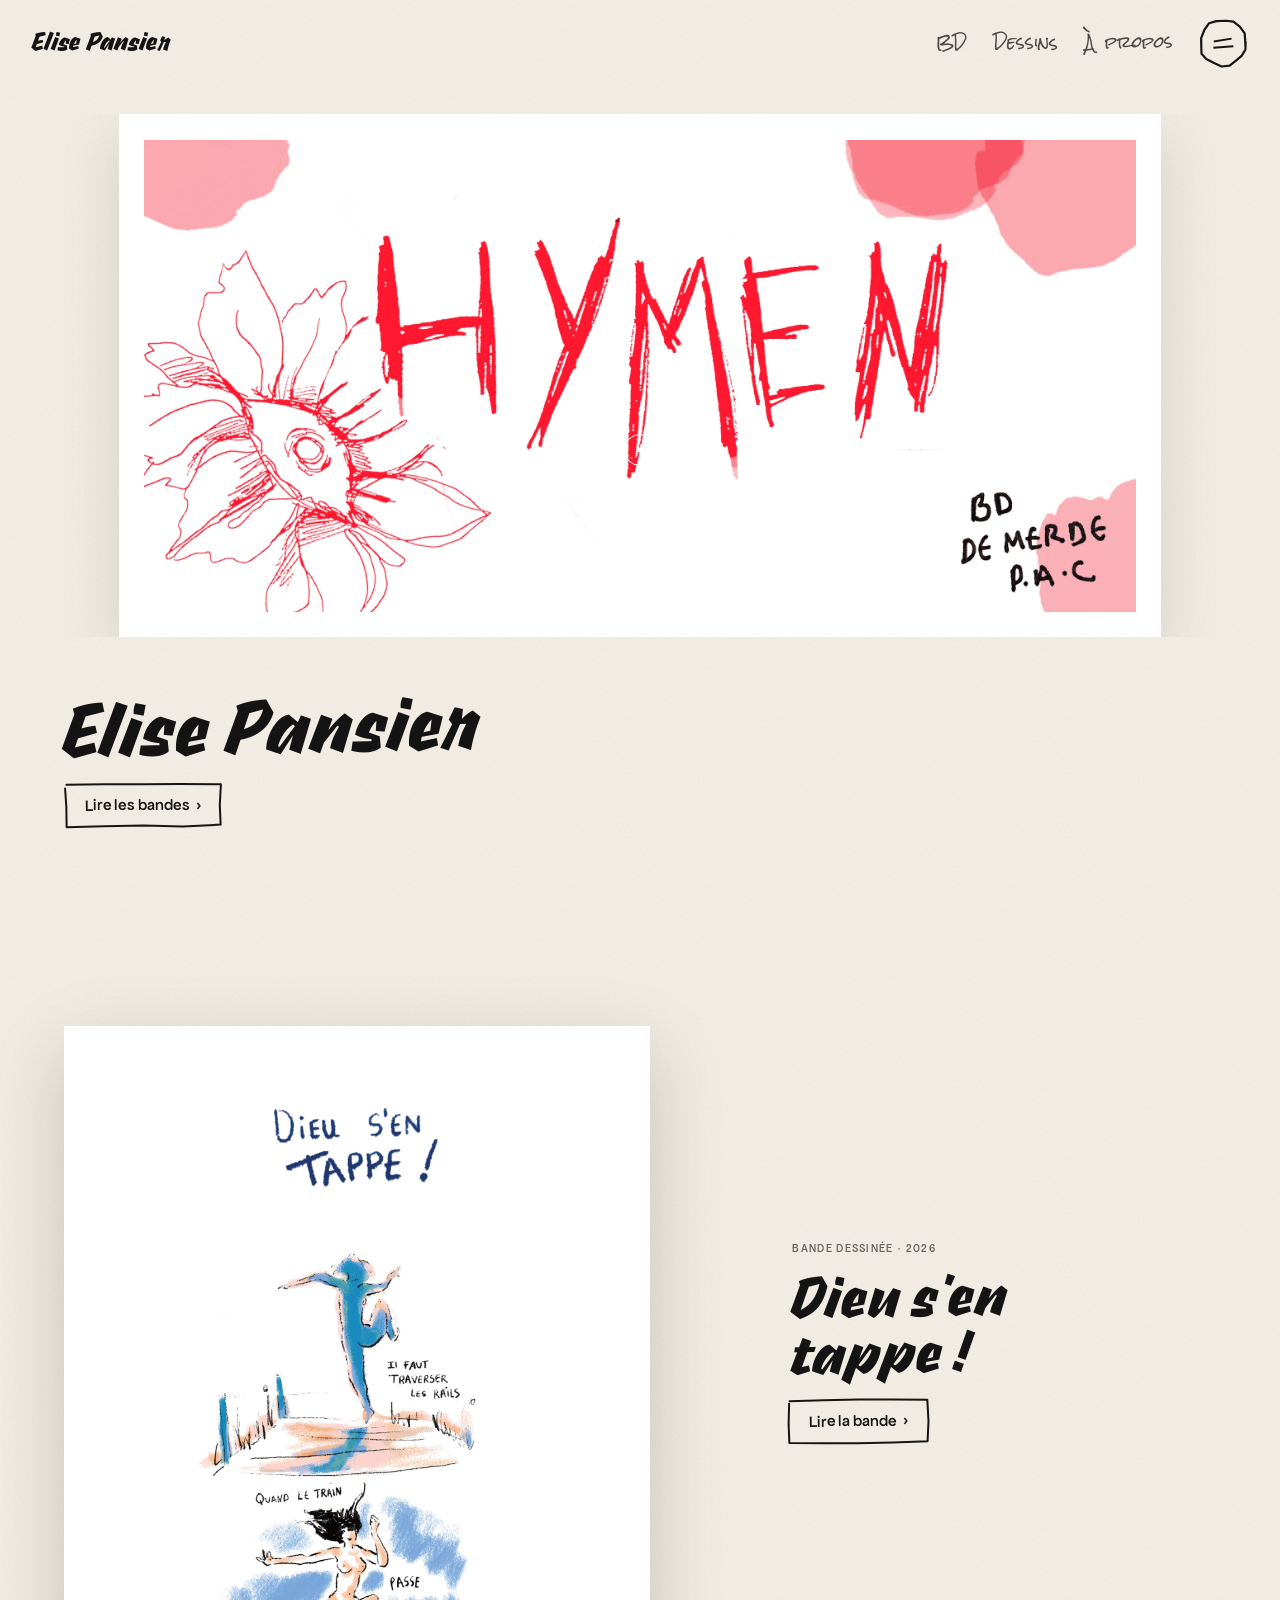
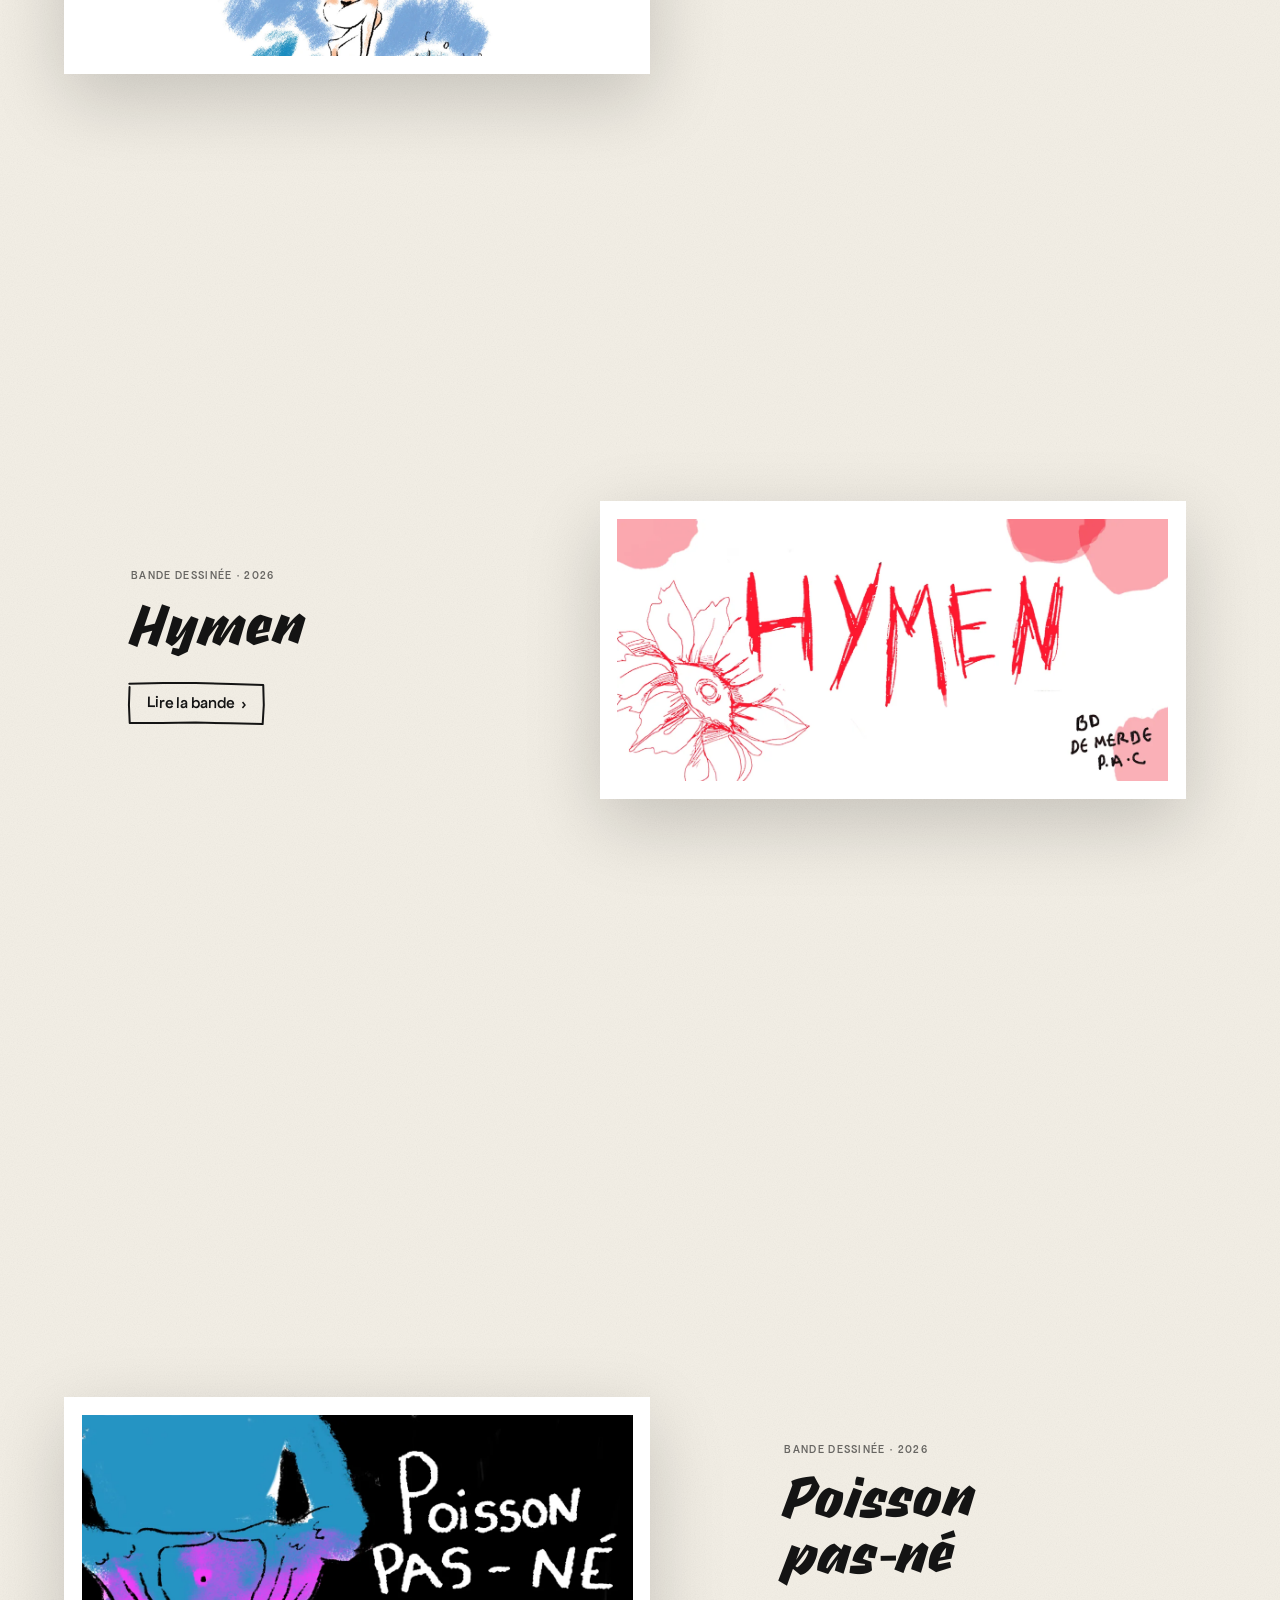
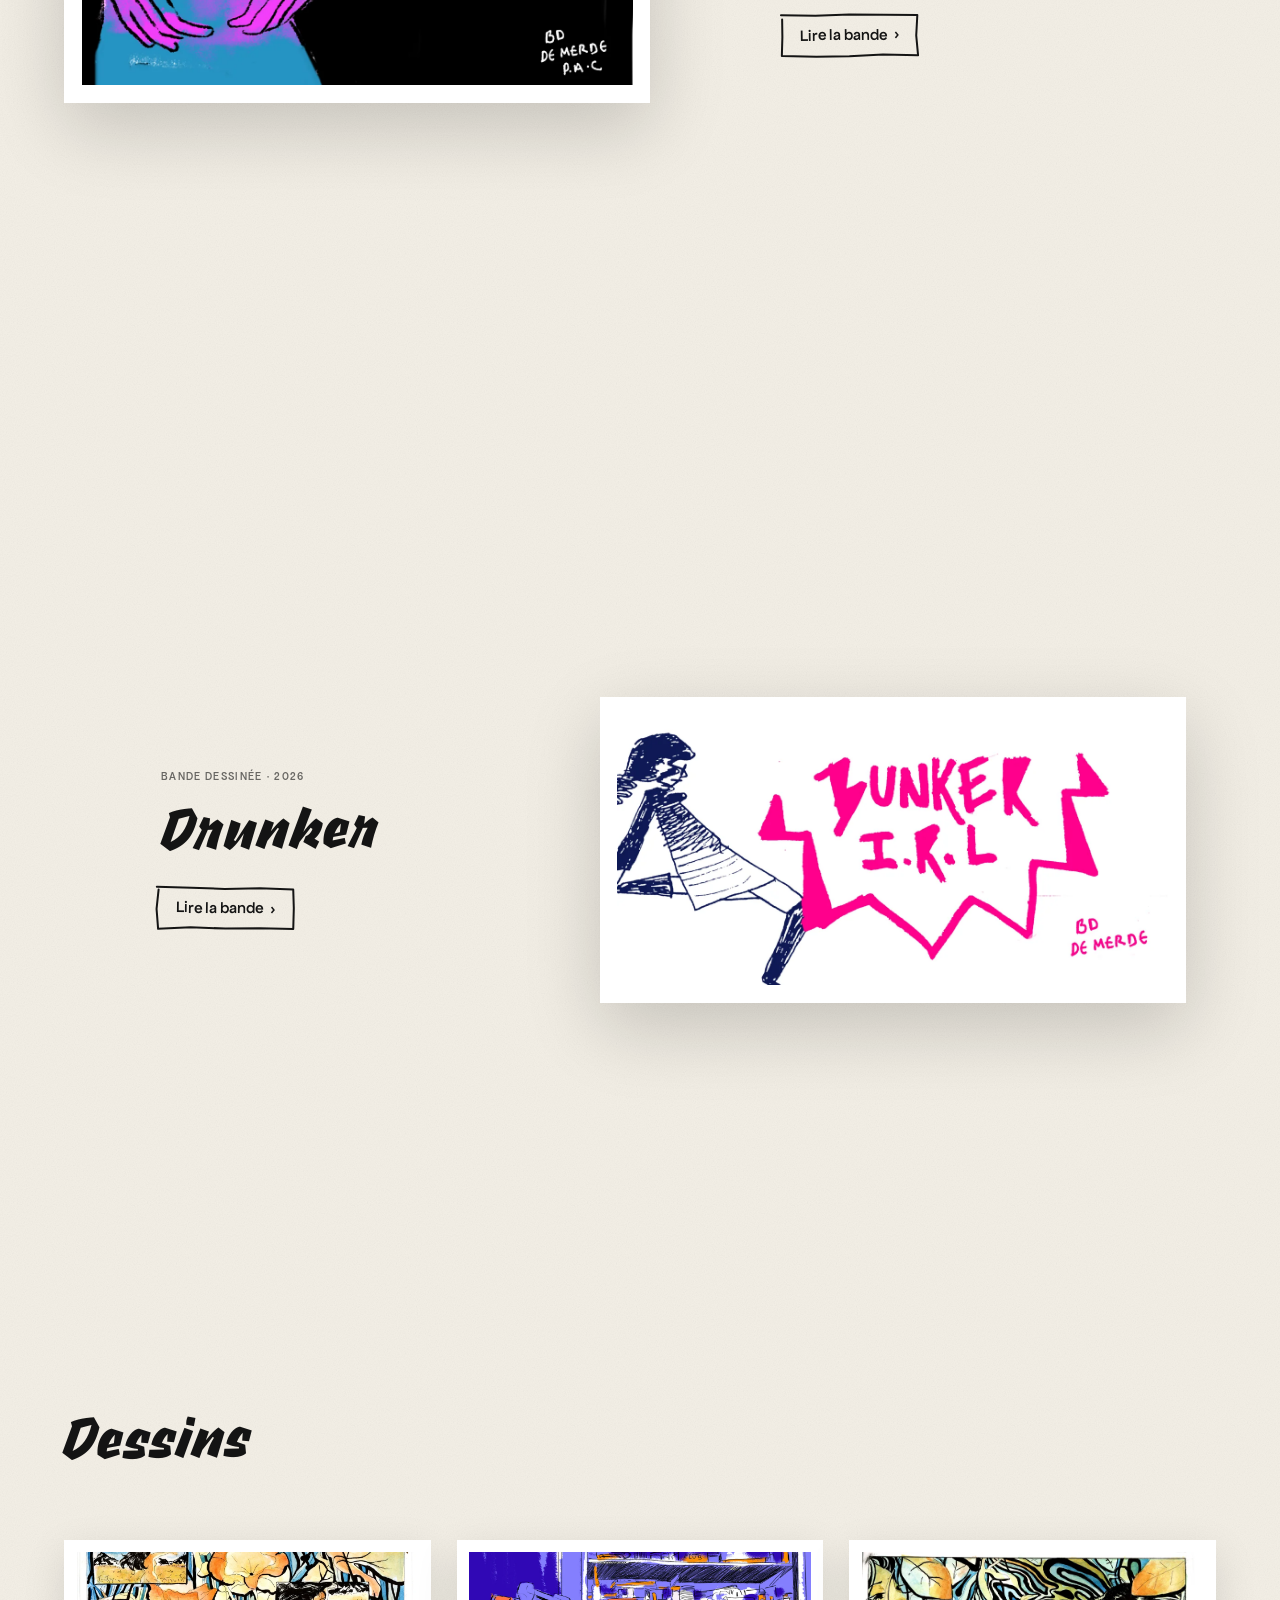
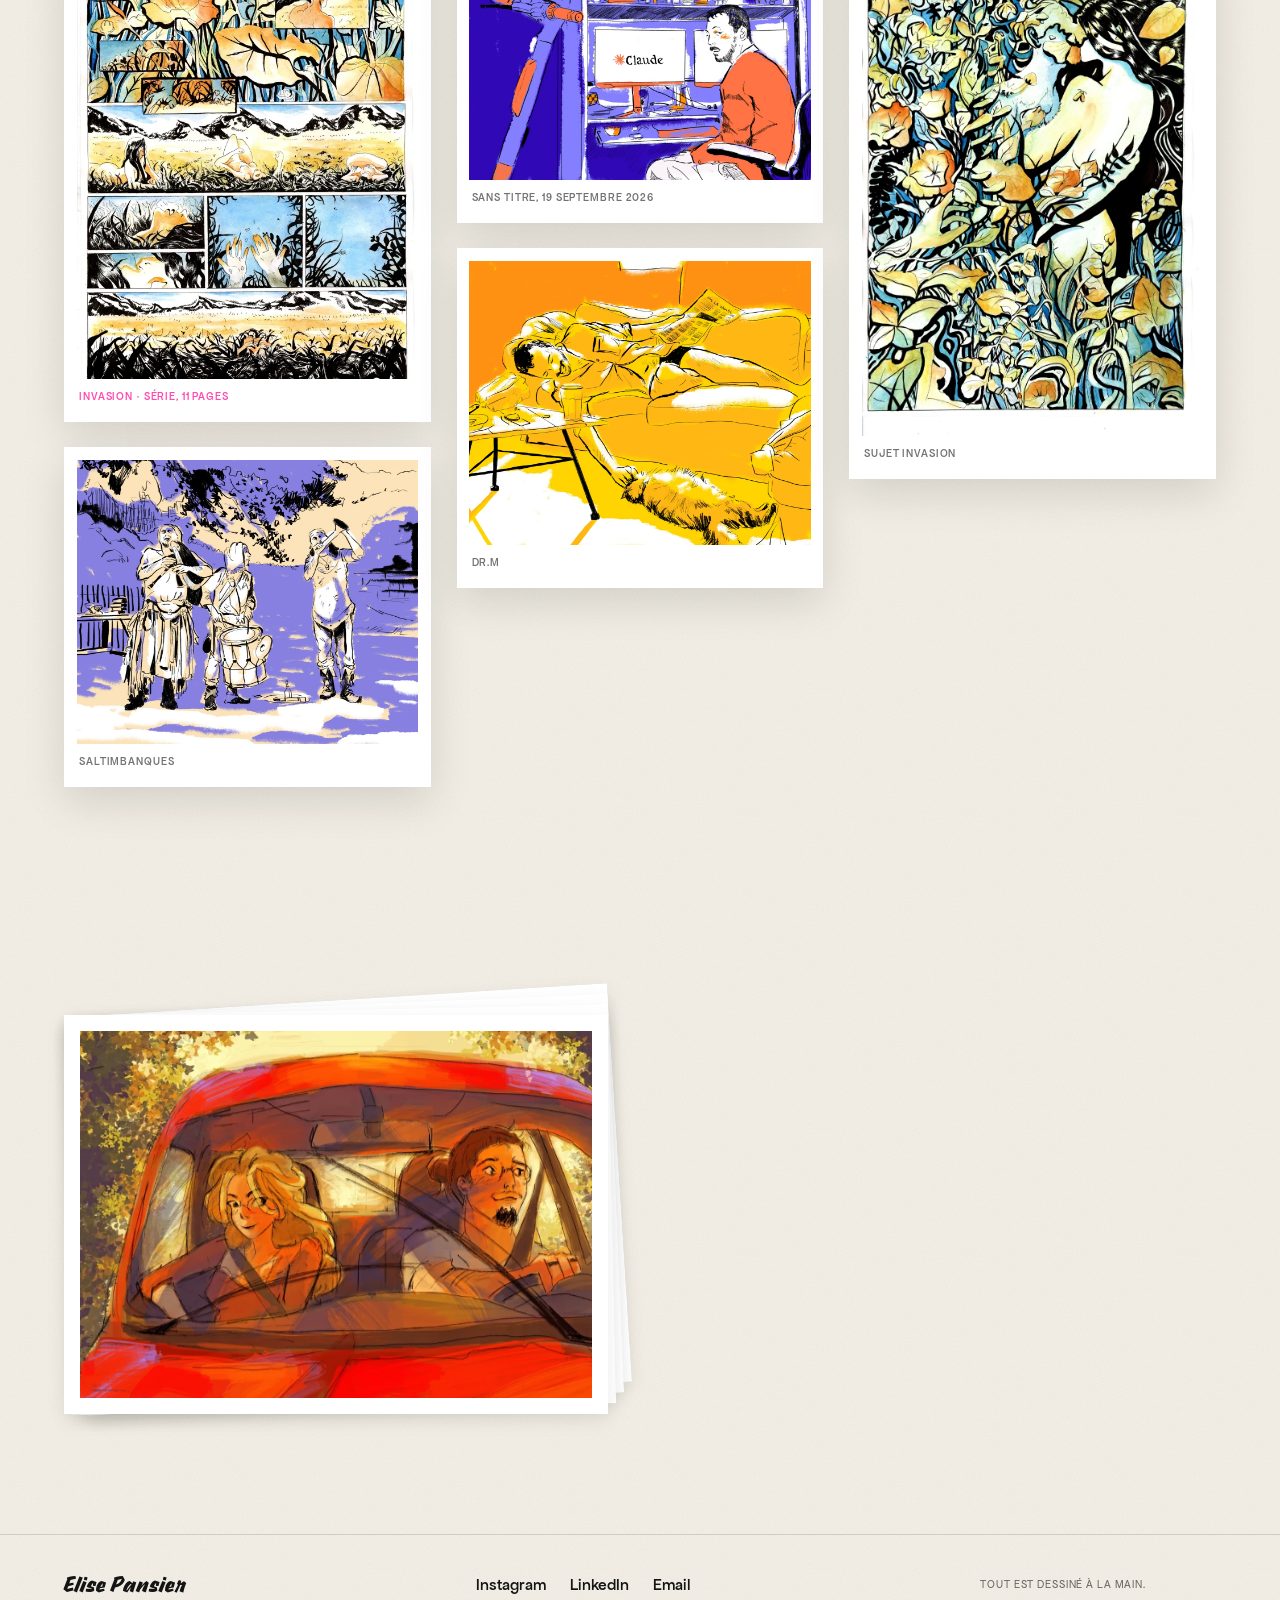
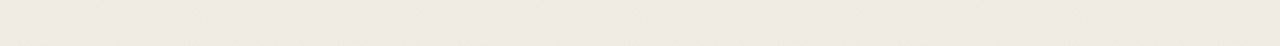
<file: index.html>
<!DOCTYPE html>
<html lang="fr">
<head>
<meta charset="utf-8">
<meta name="viewport" content="width=device-width, initial-scale=1, viewport-fit=cover">
<title>Elise Pansier — Bande dessinée, dessin, encre.</title>
<meta name="description" content="Elise Pansier. Bande dessinée, dessin, encre.">
<meta name="theme-color" content="#f3efe6">
<meta property="og:title" content="Elise Pansier — Bande dessinée, dessin, encre.">
<meta property="og:description" content="Elise Pansier. Bande dessinée, dessin, encre.">
<meta property="og:image" content="https://raouf-hamouda.github.io/elise-pansier/og.jpg">
<meta property="og:image:width" content="1200"><meta property="og:image:height" content="630">
<meta property="og:type" content="website">
<meta name="twitter:card" content="summary_large_image">
<link rel="icon" type="image/png" sizes="32x32" href="favicon-32.png">
<link rel="icon" type="image/png" sizes="256x256" href="favicon.png">
<link rel="apple-touch-icon" href="apple-touch-icon.png">
<link rel="preload" href="fonts/sharpie/Sharpie-Variable.woff2" as="font" type="font/woff2" crossorigin>
<link rel="preload" href="fonts/apfel-grotezk/ApfelGrotezk-Regular.woff2" as="font" type="font/woff2" crossorigin>
<link rel="preload" href="fonts/rock-salt/RockSalt-Regular.woff2" as="font" type="font/woff2" crossorigin>
<link rel="stylesheet" href="site.css">
</head>
<body>
<div class="sheet" data-words="Dieu s&#x27;en tappe !|Hymen|Poisson pas‑né|Drunker"><div class="sheet__words"></div></div>
<canvas class="pencil" aria-hidden="true"></canvas>
<header class="nav">
  <a class="nav__name boil--hover" href="index.html">Elise Pansier</a>
  <div class="nav__right">
    <ul class="nav__links">
      <li><a href="bandes.html">BD</a></li>
      <li><a href="index.html#dessins">Dessins</a></li>
      <li><a href="index.html#apropos">À propos</a></li>
    </ul>
    <button class="menu-btn" data-module="menu-btn" aria-expanded="false" aria-label="Menu"><span class="menu-btn__bg"></span><span class="menu-btn__lines"></span></button>
  </div>
</header>
<nav class="menu">
  <ul class="menu__links">
    <li><a href="index.html">Accueil</a></li>
    <li><a href="bandes.html">Bandes dessinées</a></li>
    <li><a href="index.html#dessins">Dessins</a></li>
    <li><a href="index.html#apropos">À propos</a></li>
  </ul>
  <div class="menu__contact">
    <a href="https://www.instagram.com/pain_.au_chocolat/" target="_blank" rel="noopener"><span>Instagram</span><i>↗</i></a>
    <a href="https://www.linkedin.com/in/elise-pansier-31a0bb278/" target="_blank" rel="noopener"><span>LinkedIn</span><i>↗</i></a>
    <a href="mailto:elise.pansier@gmail.com"><span>elise.pansier@gmail.com</span><i>→</i></a>
  </div>
  <div class="menu__foot"><span>Elise Pansier</span><span>Bande dessinée, dessin, encre.</span><span>Paris</span></div>
</nav>
<button class="totop" data-module="totop" aria-label="Remonter"><svg class="arrow" viewBox="0 0 24 24" aria-hidden="true"><path d="M12.3 19.6 C12 15 12.2 10 11.8 5.2 M5.6 11.4 C7.8 9.2 9.9 6.8 11.9 4.6 C14.2 6.9 16.1 9.3 18.2 11.1"/></svg></button>
<div class="cursor"><div class="cursor__dot"></div><div class="cursor__ring"><span class="cursor__text"></span></div></div>

<main data-page="home">
  <section class="hero" data-module="theme" data-plate="#f3efe6" data-dark="0">
    <div class="hero__covers" data-module="covers">
      <a class="cover" href="bd/hymen.html" data-cursor="lire"><img src="assets/img/plan-de-travail-6-2400.webp" alt="Hymen, couverture" width="2480" height="1181" fetchpriority="high"></a>
      <a class="cover" href="bd/poisson-pas-ne.html" data-cursor="lire"><img src="assets/img/plan-de-travail-7-2400.webp" alt="Poisson pas‑né, couverture" width="2480" height="1215" fetchpriority="high"></a>
      <a class="cover" href="bd/drunker.html" data-cursor="lire"><img src="assets/img/bunker-irl-2400.webp" alt="Drunker, couverture" width="2480" height="1215" fetchpriority="high"></a>
    </div>
    <div class="hero__text">
      <h1 class="hero__title hand">Elise Pansier</h1>
      <a class="link" href="bandes.html">Lire les bandes <i>›</i></a>
    </div>
  </section>

  <section id="bd">
  <article class="block" id="dieu-s-en-tappe" data-module="theme" data-plate="#79a6d6" data-dark="0">
    <a class="block__plate" href="bd/dieu-s-en-tappe.html" data-cursor="lire">
      <img src="assets/strips/dieu-s-en-tappe/000.webp" alt="Dieu s&#x27;en tappe !, couverture" loading="lazy">
    </a>
    <div class="block__text" data-module="reveal" data-reveal>
      <p class="eyebrow">Bande dessinée · 2026</p>
      <h2 class="block__title hand">Dieu s&#x27;en tappe !</h2>
      <a class="link" href="bd/dieu-s-en-tappe.html">Lire la bande <i>›</i></a>
    </div>
  </article>
  <article class="block block--dark" id="hymen" data-module="theme" data-plate="#ed1f20" data-dark="1">
    <a class="block__plate" href="bd/hymen.html" data-cursor="lire">
      <img src="assets/img/plan-de-travail-6-1200.webp" alt="Hymen, couverture" loading="lazy">
    </a>
    <div class="block__text" data-module="reveal" data-reveal>
      <p class="eyebrow">Bande dessinée · 2026</p>
      <h2 class="block__title hand">Hymen</h2>
      <a class="link" href="bd/hymen.html">Lire la bande <i>›</i></a>
    </div>
  </article>
  <article class="block block--dark" id="poisson-pas-ne" data-module="theme" data-plate="#4681c3" data-dark="1">
    <a class="block__plate" href="bd/poisson-pas-ne.html" data-cursor="lire">
      <img src="assets/img/plan-de-travail-7-1200.webp" alt="Poisson pas‑né, couverture" loading="lazy">
    </a>
    <div class="block__text" data-module="reveal" data-reveal>
      <p class="eyebrow">Bande dessinée · 2026</p>
      <h2 class="block__title hand">Poisson pas‑né</h2>
      <a class="link" href="bd/poisson-pas-ne.html">Lire la bande <i>›</i></a>
    </div>
  </article>
  <article class="block block--dark" id="drunker" data-module="theme" data-plate="#403059" data-dark="1">
    <a class="block__plate" href="bd/drunker.html" data-cursor="lire">
      <img src="assets/img/bunker-irl-1200.webp" alt="Drunker, couverture" loading="lazy">
    </a>
    <div class="block__text" data-module="reveal" data-reveal>
      <p class="eyebrow">Bande dessinée · 2026</p>
      <h2 class="block__title hand">Drunker</h2>
      <a class="link" href="bd/drunker.html">Lire la bande <i>›</i></a>
    </div>
  </article>
  </section>

  <section id="dessins" class="section container" data-module="theme" data-plate="#f3efe6" data-dark="0">
    <div class="head" data-module="reveal" data-reveal>
      <h2 class="hand">Dessins</h2>
    </div>
    <div class="grid cascade" data-module="cascade">
    <a class="card card--serie" href="bd/invasion.html" data-cursor="voir">
      <img src="assets/strips/invasion/000.webp" alt="Invasion, première page" loading="lazy" width="1200" height="1500">
      <figcaption>Invasion · série, 11 pages</figcaption>
    </a>
    <a class="card" href="assets/img/saltimbanques-2400.webp" data-full="assets/img/saltimbanques-2400.webp" style="--plate:#f3efe6" data-cursor="voir">
      <img src="assets/img/saltimbanques-1200.webp" srcset="assets/img/saltimbanques-1200.webp 1200w, assets/img/saltimbanques-2400.webp 2400w" sizes="(min-width:760px) 33vw, 50vw" alt="Saltimbanques" loading="lazy">
      <figcaption>Saltimbanques</figcaption>
    </a>
    <a class="card" href="assets/img/sans-titre-19-septembre-2026-00-10-2400.webp" data-full="assets/img/sans-titre-19-septembre-2026-00-10-2400.webp" style="--plate:#f3efe6" data-cursor="voir">
      <img src="assets/img/sans-titre-19-septembre-2026-00-10-1200.webp" srcset="assets/img/sans-titre-19-septembre-2026-00-10-1200.webp 1200w, assets/img/sans-titre-19-septembre-2026-00-10-2400.webp 2400w" sizes="(min-width:760px) 33vw, 50vw" alt="Sans titre, 19 septembre 2026" loading="lazy">
      <figcaption>Sans titre, 19 septembre 2026</figcaption>
    </a>
    <a class="card" href="assets/img/dr-m-2400.webp" data-full="assets/img/dr-m-2400.webp" style="--plate:#ffd3ea" data-cursor="voir">
      <img src="assets/img/dr-m-1200.webp" srcset="assets/img/dr-m-1200.webp 1200w, assets/img/dr-m-2400.webp 2400w" sizes="(min-width:760px) 33vw, 50vw" alt="DR.M" loading="lazy">
      <figcaption>DR.M</figcaption>
    </a>
    <a class="card" href="assets/img/pansier-elise-scan-sujet-invasion-2400.webp" data-full="assets/img/pansier-elise-scan-sujet-invasion-2400.webp" style="--plate:#f3efe6" data-cursor="voir">
      <img src="assets/img/pansier-elise-scan-sujet-invasion-1200.webp" srcset="assets/img/pansier-elise-scan-sujet-invasion-1200.webp 1200w, assets/img/pansier-elise-scan-sujet-invasion-2400.webp 2400w" sizes="(min-width:760px) 33vw, 50vw" alt="Sujet invasion" loading="lazy">
      <figcaption>Sujet invasion</figcaption>
    </a>
    </div>
  </section>

  <section id="apropos" class="about section container" data-module="theme" data-plate="#ffffff" data-dark="0">
    <div class="deck" data-module="deck" aria-hidden="true">
      <img src="assets/img/about-00-1200.webp" alt="" loading="lazy" width="1440" height="1056">
      <img src="assets/img/about-01-1200.webp" alt="" loading="lazy" width="1439" height="1056">
      <img src="assets/img/about-02-1200.webp" alt="" loading="lazy" width="1440" height="1056">
      <img src="assets/img/about-03-1200.webp" alt="" loading="lazy" width="1438" height="1056">
    </div>
    <div class="head" data-module="reveal" data-reveal>
      <h2 class="hand">Pas encore une artiste</h2>
      
    </div>
    <ul class="contact" data-module="reveal" data-reveal>
      <li><span class="eyebrow">Email</span><a class="crayon" href="mailto:elise.pansier@gmail.com">elise.pansier@gmail.com</a></li>
      <li><span class="eyebrow">Instagram</span><a href="https://www.instagram.com/pain_.au_chocolat/" target="_blank" rel="noopener">Instagram ↗</a></li>
      <li><span class="eyebrow">LinkedIn</span><a href="https://www.linkedin.com/in/elise-pansier-31a0bb278/" target="_blank" rel="noopener">LinkedIn ↗</a></li>
    </ul>
  </section>
</main>
<footer class="foot">
  <span class="hand">Elise Pansier</span>
  <div class="foot__links"><a href="https://www.instagram.com/pain_.au_chocolat/" target="_blank" rel="noopener">Instagram</a><a href="https://www.linkedin.com/in/elise-pansier-31a0bb278/" target="_blank" rel="noopener">LinkedIn</a><a href="mailto:elise.pansier@gmail.com">Email</a></div>
  <span class="foot__note">Tout est dessiné à la main.</span>
</footer>
<script src="js/vendor/lenis.min.js"></script>
<script src="js/kit-type.js"></script>
<script src="js/kit-bd.js"></script>
<script src="js/kit-web.js"></script>
<script src="js/site.js"></script>
</body>
</html>
</file>
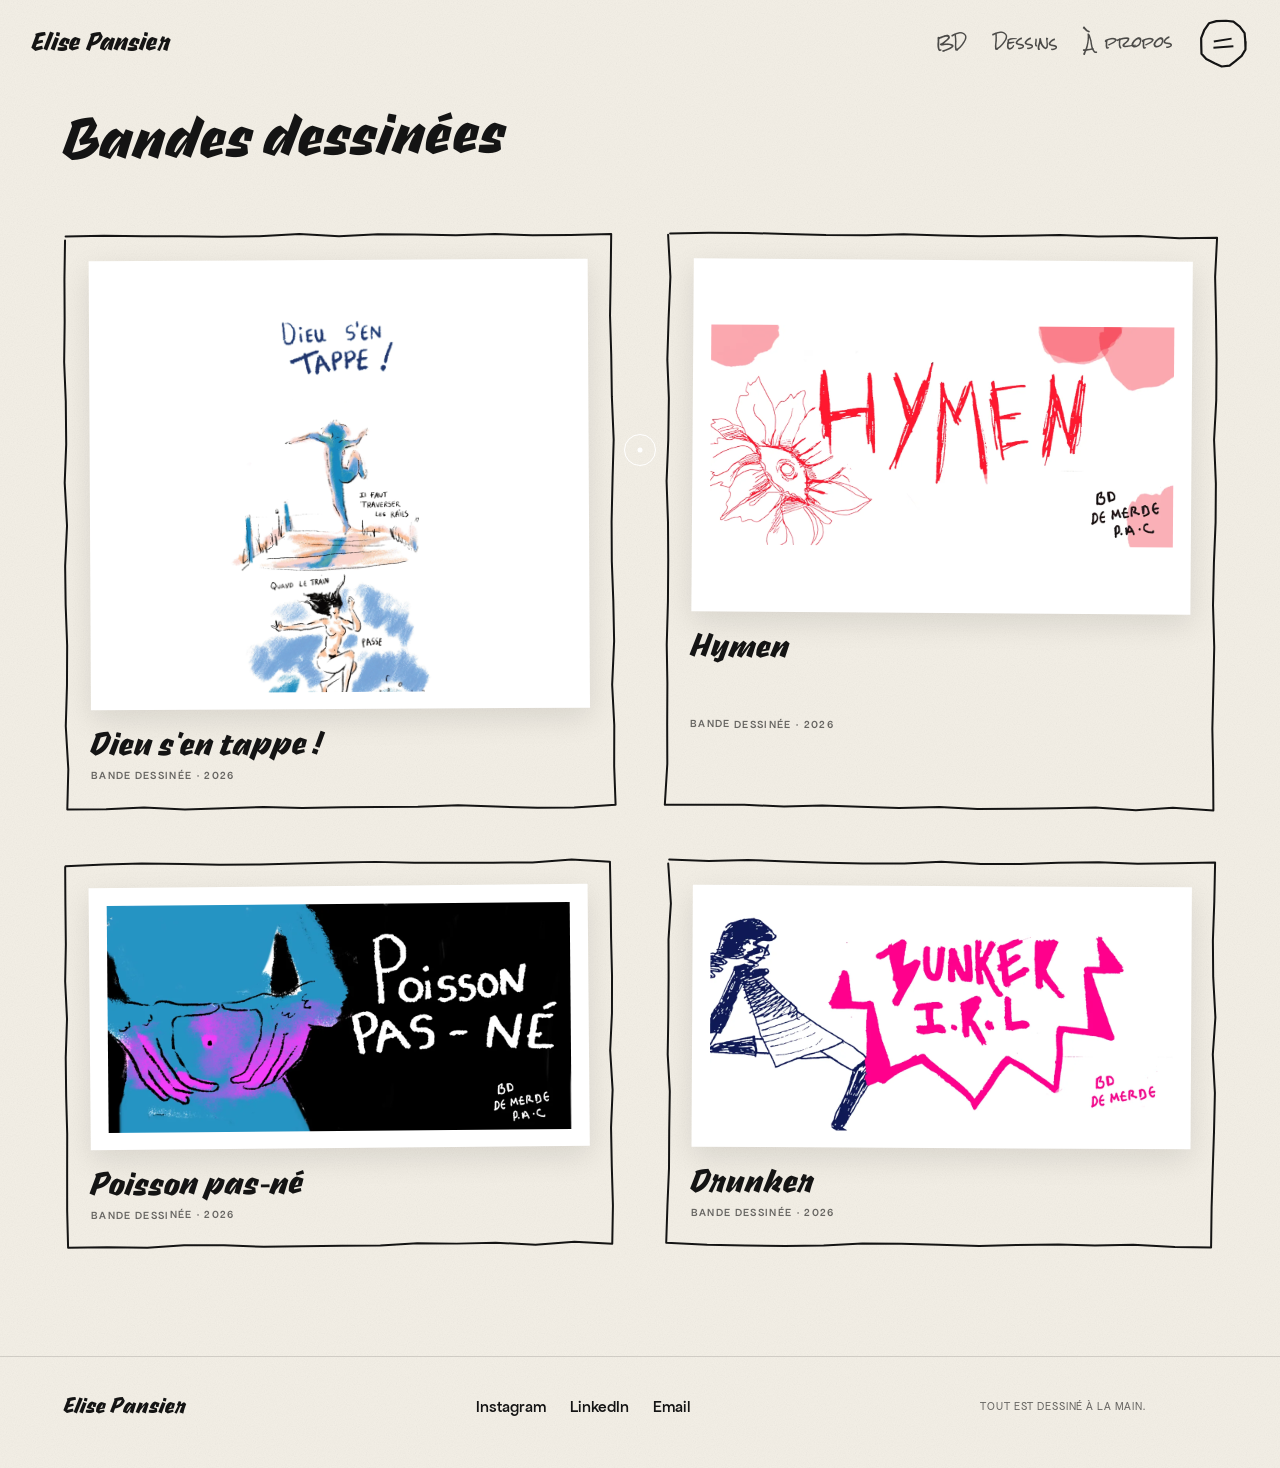
<file: bandes.html>
<!DOCTYPE html>
<html lang="fr">
<head>
<meta charset="utf-8">
<meta name="viewport" content="width=device-width, initial-scale=1, viewport-fit=cover">
<title>Bandes dessinées — Elise Pansier</title>
<meta name="description" content="Elise Pansier. Bande dessinée, dessin, encre.">
<meta name="theme-color" content="#f3efe6">
<meta property="og:title" content="Bandes dessinées — Elise Pansier">
<meta property="og:description" content="Elise Pansier. Bande dessinée, dessin, encre.">
<meta property="og:image" content="https://raouf-hamouda.github.io/elise-pansier/og.jpg">
<meta property="og:image:width" content="1200"><meta property="og:image:height" content="630">
<meta property="og:type" content="website">
<meta name="twitter:card" content="summary_large_image">
<link rel="icon" type="image/png" sizes="32x32" href="favicon-32.png">
<link rel="icon" type="image/png" sizes="256x256" href="favicon.png">
<link rel="apple-touch-icon" href="apple-touch-icon.png">
<link rel="preload" href="fonts/sharpie/Sharpie-Variable.woff2" as="font" type="font/woff2" crossorigin>
<link rel="preload" href="fonts/apfel-grotezk/ApfelGrotezk-Regular.woff2" as="font" type="font/woff2" crossorigin>
<link rel="preload" href="fonts/rock-salt/RockSalt-Regular.woff2" as="font" type="font/woff2" crossorigin>
<link rel="stylesheet" href="site.css">
</head>
<body>
<div class="sheet" data-words="Dieu s&#x27;en tappe !|Hymen|Poisson pas‑né|Drunker"><div class="sheet__words"></div></div>
<canvas class="pencil" aria-hidden="true"></canvas>
<header class="nav">
  <a class="nav__name boil--hover" href="index.html">Elise Pansier</a>
  <div class="nav__right">
    <ul class="nav__links">
      <li><a href="bandes.html">BD</a></li>
      <li><a href="index.html#dessins">Dessins</a></li>
      <li><a href="index.html#apropos">À propos</a></li>
    </ul>
    <button class="menu-btn" data-module="menu-btn" aria-expanded="false" aria-label="Menu"><span class="menu-btn__bg"></span><span class="menu-btn__lines"></span></button>
  </div>
</header>
<nav class="menu">
  <ul class="menu__links">
    <li><a href="index.html">Accueil</a></li>
    <li><a href="bandes.html">Bandes dessinées</a></li>
    <li><a href="index.html#dessins">Dessins</a></li>
    <li><a href="index.html#apropos">À propos</a></li>
  </ul>
  <div class="menu__contact">
    <a href="https://www.instagram.com/pain_.au_chocolat/" target="_blank" rel="noopener"><span>Instagram</span><i>↗</i></a>
    <a href="https://www.linkedin.com/in/elise-pansier-31a0bb278/" target="_blank" rel="noopener"><span>LinkedIn</span><i>↗</i></a>
    <a href="mailto:elise.pansier@gmail.com"><span>elise.pansier@gmail.com</span><i>→</i></a>
  </div>
  <div class="menu__foot"><span>Elise Pansier</span><span>Bande dessinée, dessin, encre.</span><span>Paris</span></div>
</nav>
<button class="totop" data-module="totop" aria-label="Remonter"><svg class="arrow" viewBox="0 0 24 24" aria-hidden="true"><path d="M12.3 19.6 C12 15 12.2 10 11.8 5.2 M5.6 11.4 C7.8 9.2 9.9 6.8 11.9 4.6 C14.2 6.9 16.1 9.3 18.2 11.1"/></svg></button>
<div class="cursor"><div class="cursor__dot"></div><div class="cursor__ring"><span class="cursor__text"></span></div></div>

<main data-page="bandes" data-module="theme" data-plate="#f3efe6" data-dark="0">
  <section class="bandes container">
    <div class="head"><h1 class="hand">Bandes dessinées</h1></div>
    <div class="bgrid">
    <a class="bcard" href="bd/dieu-s-en-tappe.html" data-cursor="lire" data-module="reveal" data-reveal>
      <span class="bcard__paper"><img src="assets/strips/dieu-s-en-tappe/000.webp" alt="Dieu s&#x27;en tappe !, couverture" loading="lazy"></span>
      <span class="bcard__text"><b class="hand">Dieu s&#x27;en tappe !</b><span class="eyebrow">Bande dessinée · 2026</span></span>
    </a>
    <a class="bcard" href="bd/hymen.html" data-cursor="lire" data-module="reveal" data-reveal>
      <span class="bcard__paper"><img src="assets/img/plan-de-travail-6-1200.webp" alt="Hymen, couverture" loading="lazy"></span>
      <span class="bcard__text"><b class="hand">Hymen</b><span class="eyebrow">Bande dessinée · 2026</span></span>
    </a>
    <a class="bcard" href="bd/poisson-pas-ne.html" data-cursor="lire" data-module="reveal" data-reveal>
      <span class="bcard__paper"><img src="assets/img/plan-de-travail-7-1200.webp" alt="Poisson pas‑né, couverture" loading="lazy"></span>
      <span class="bcard__text"><b class="hand">Poisson pas‑né</b><span class="eyebrow">Bande dessinée · 2026</span></span>
    </a>
    <a class="bcard" href="bd/drunker.html" data-cursor="lire" data-module="reveal" data-reveal>
      <span class="bcard__paper"><img src="assets/img/bunker-irl-1200.webp" alt="Drunker, couverture" loading="lazy"></span>
      <span class="bcard__text"><b class="hand">Drunker</b><span class="eyebrow">Bande dessinée · 2026</span></span>
    </a>
    </div>
  </section>
</main>
<footer class="foot">
  <span class="hand">Elise Pansier</span>
  <div class="foot__links"><a href="https://www.instagram.com/pain_.au_chocolat/" target="_blank" rel="noopener">Instagram</a><a href="https://www.linkedin.com/in/elise-pansier-31a0bb278/" target="_blank" rel="noopener">LinkedIn</a><a href="mailto:elise.pansier@gmail.com">Email</a></div>
  <span class="foot__note">Tout est dessiné à la main.</span>
</footer>
<script src="js/vendor/lenis.min.js"></script>
<script src="js/kit-type.js"></script>
<script src="js/kit-bd.js"></script>
<script src="js/kit-web.js"></script>
<script src="js/site.js"></script>
</body>
</html>
</file>
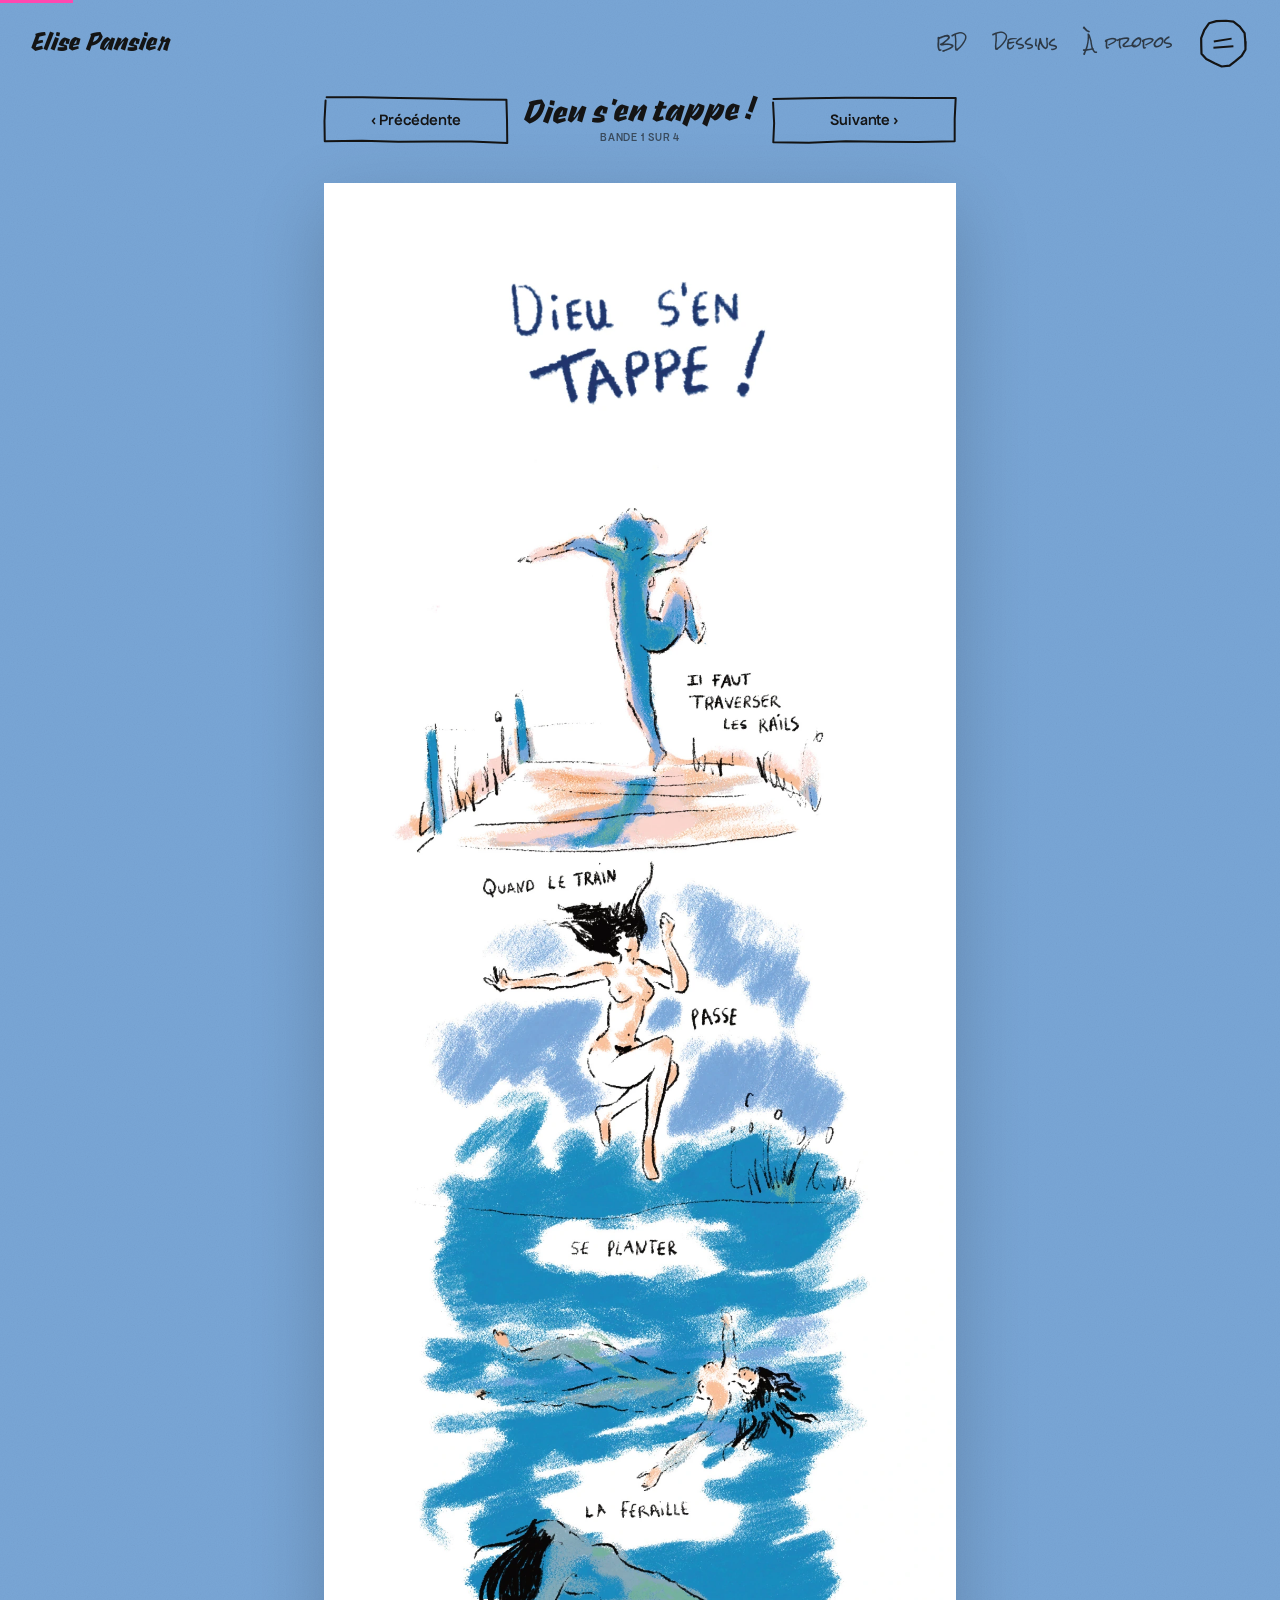
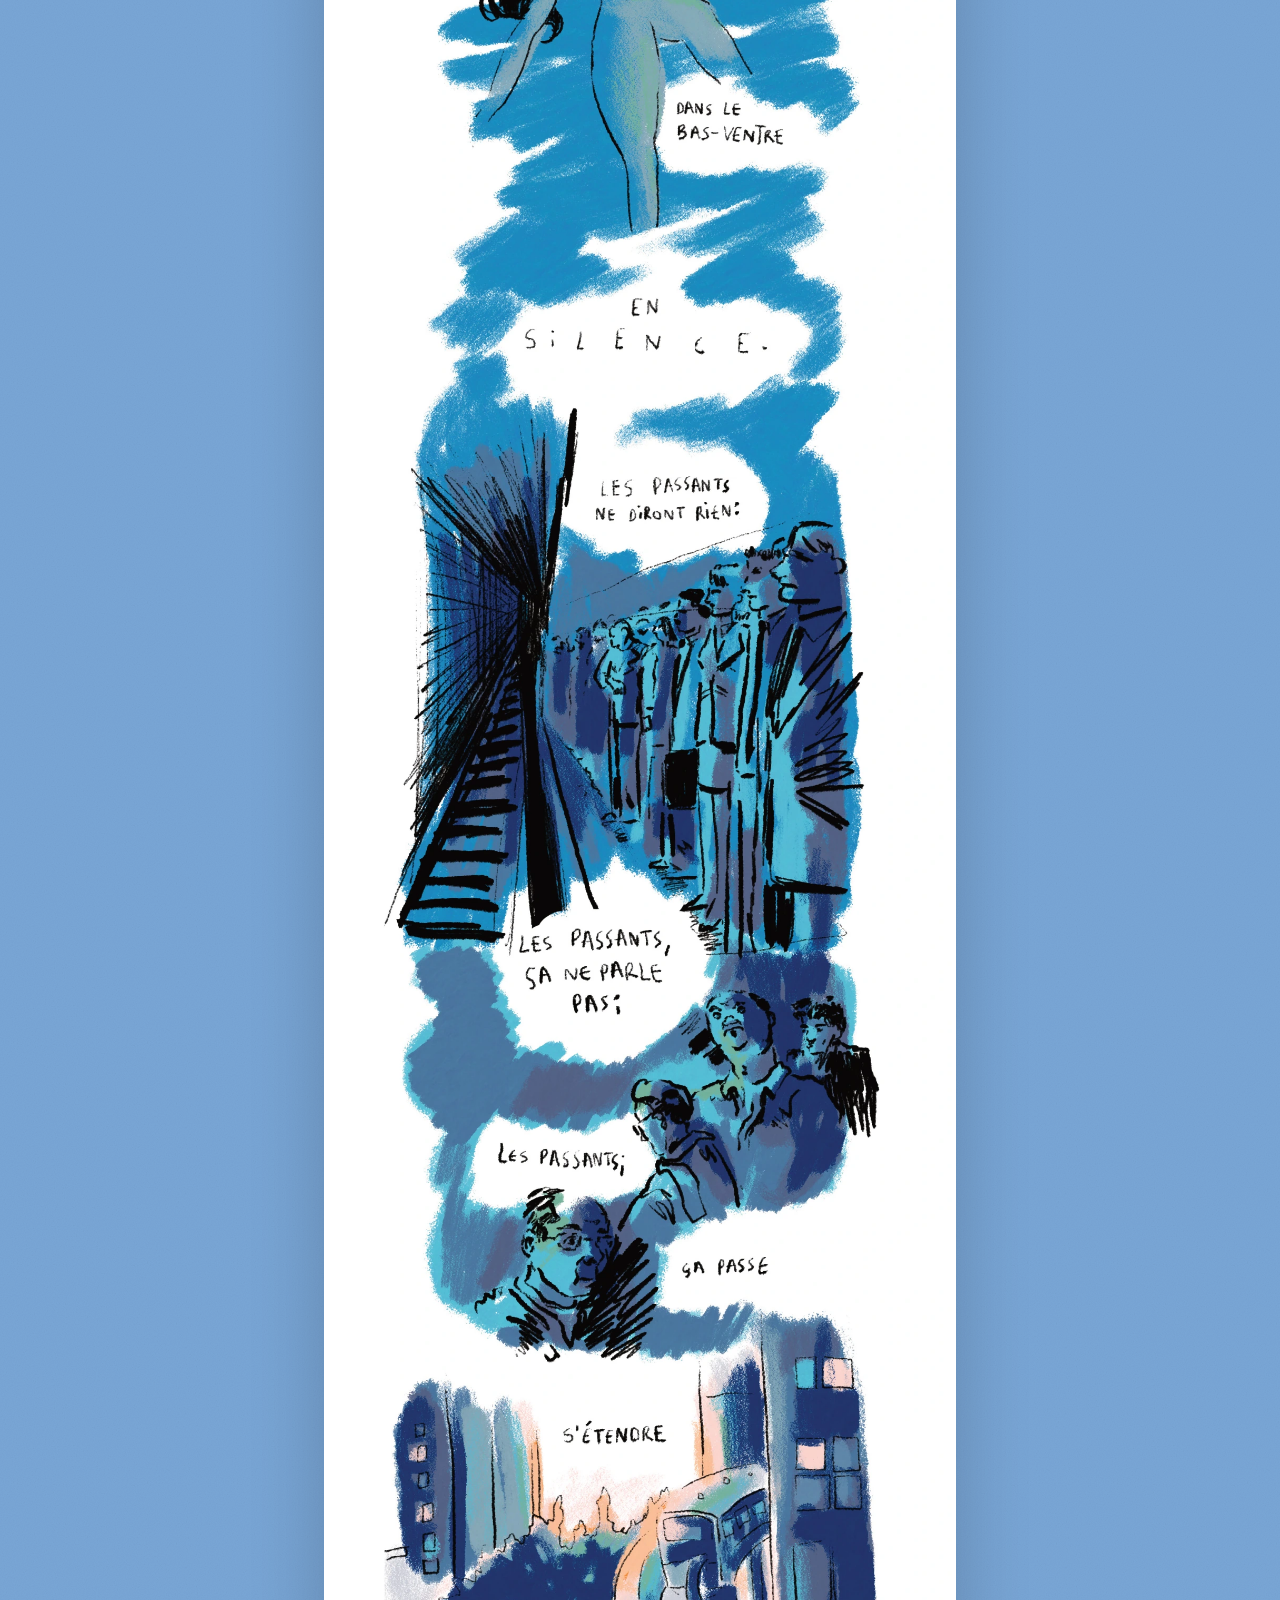
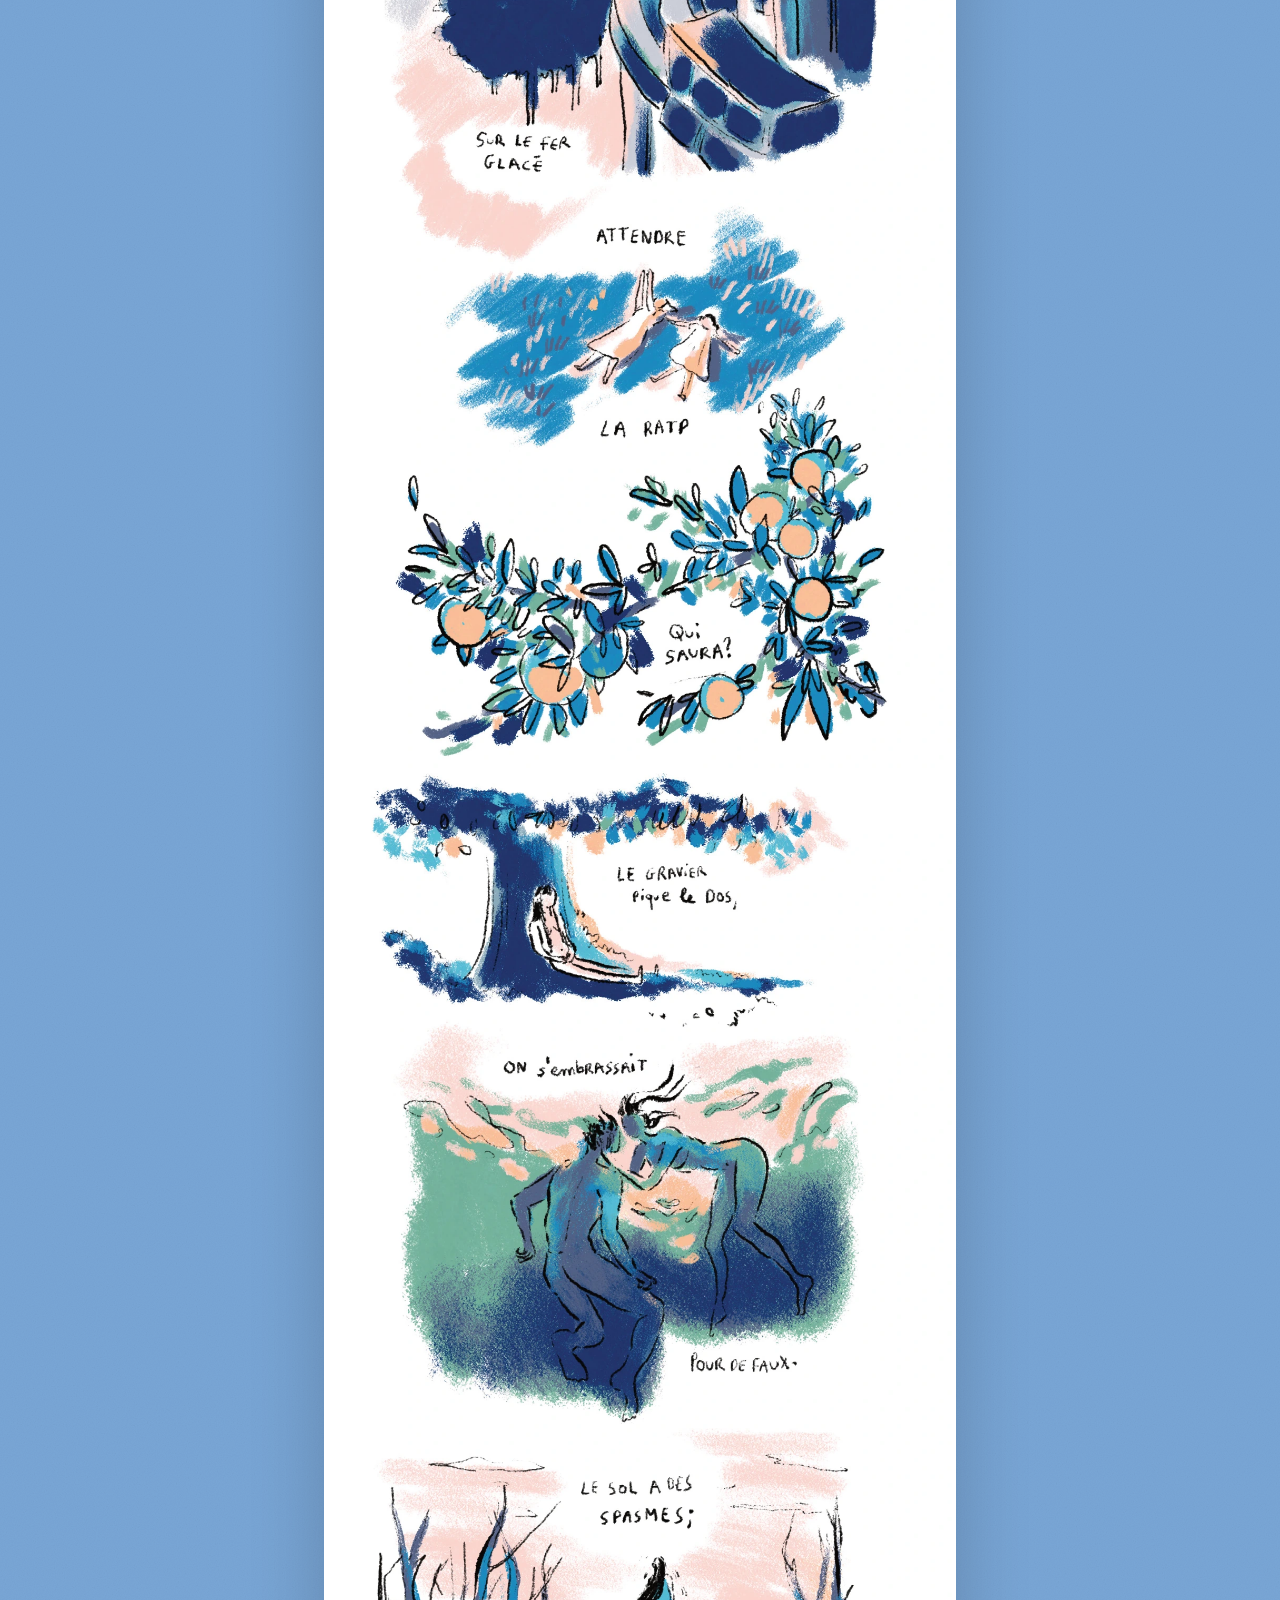
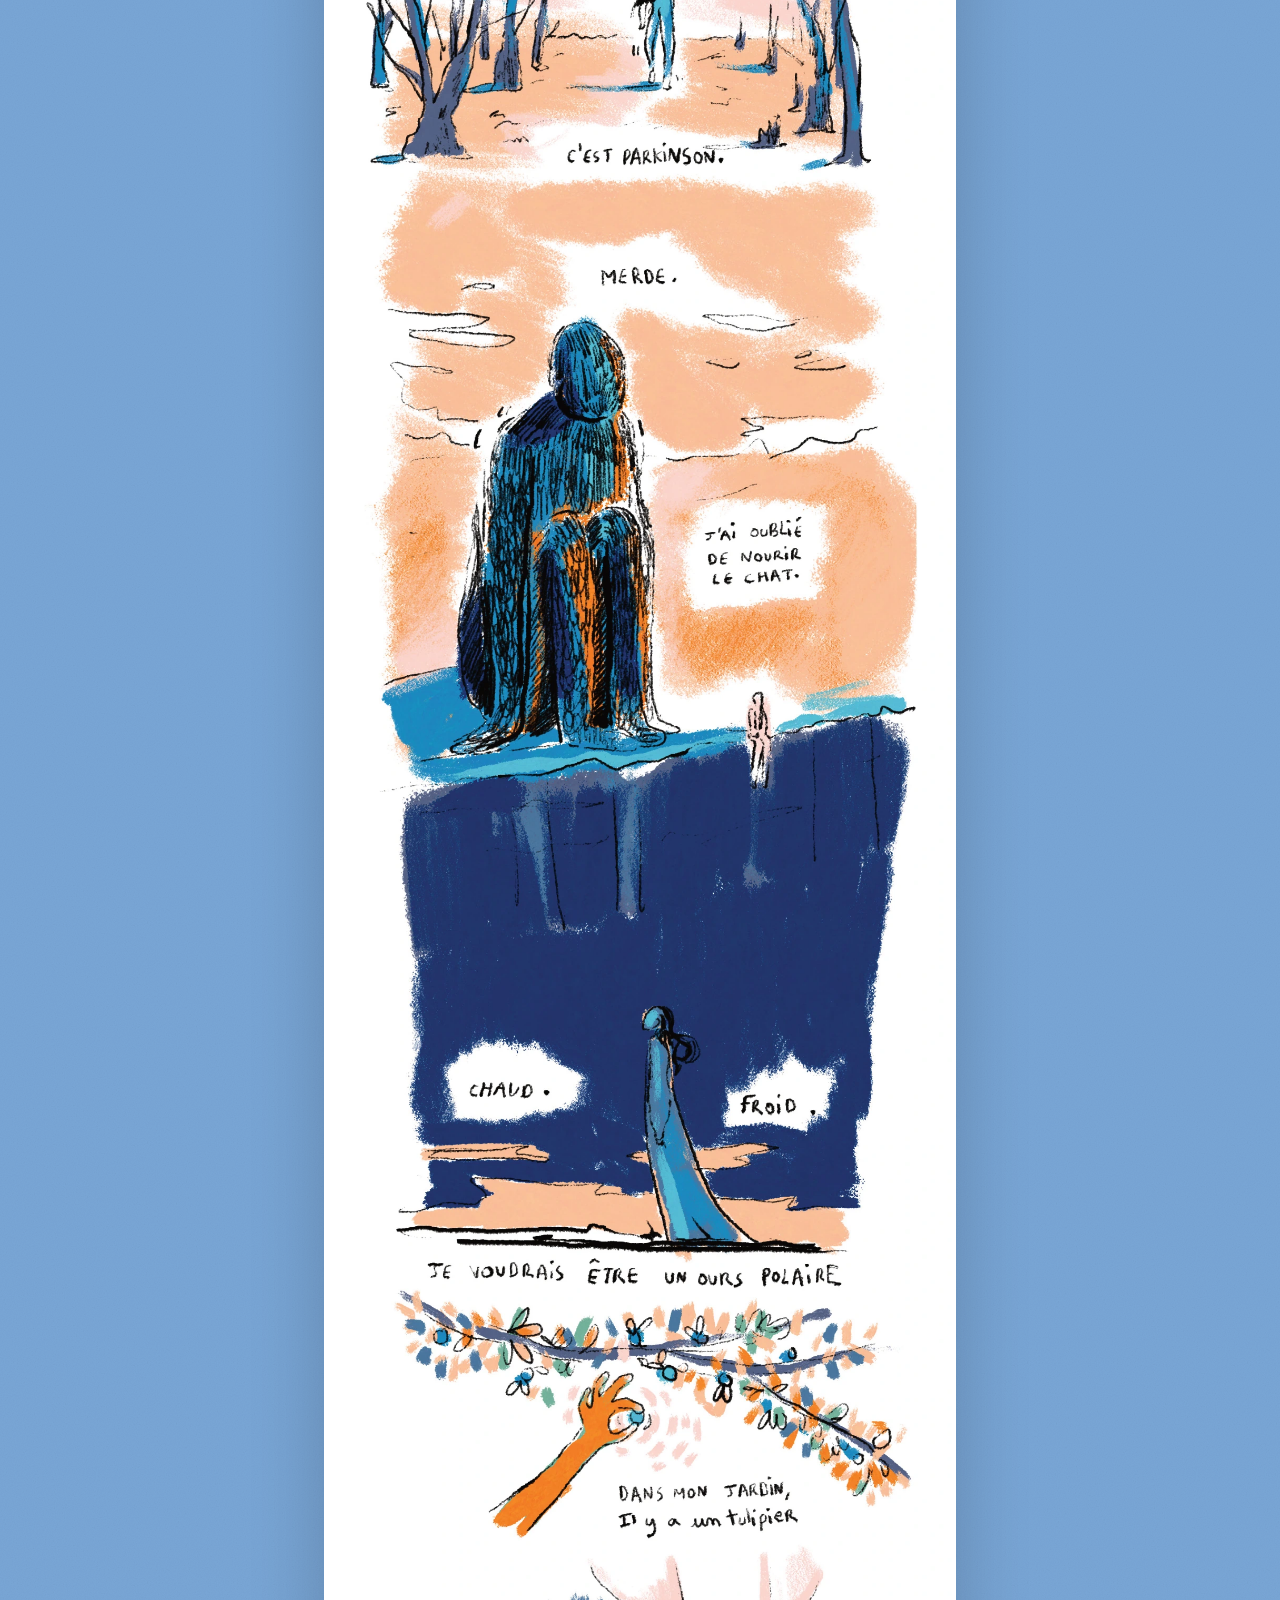
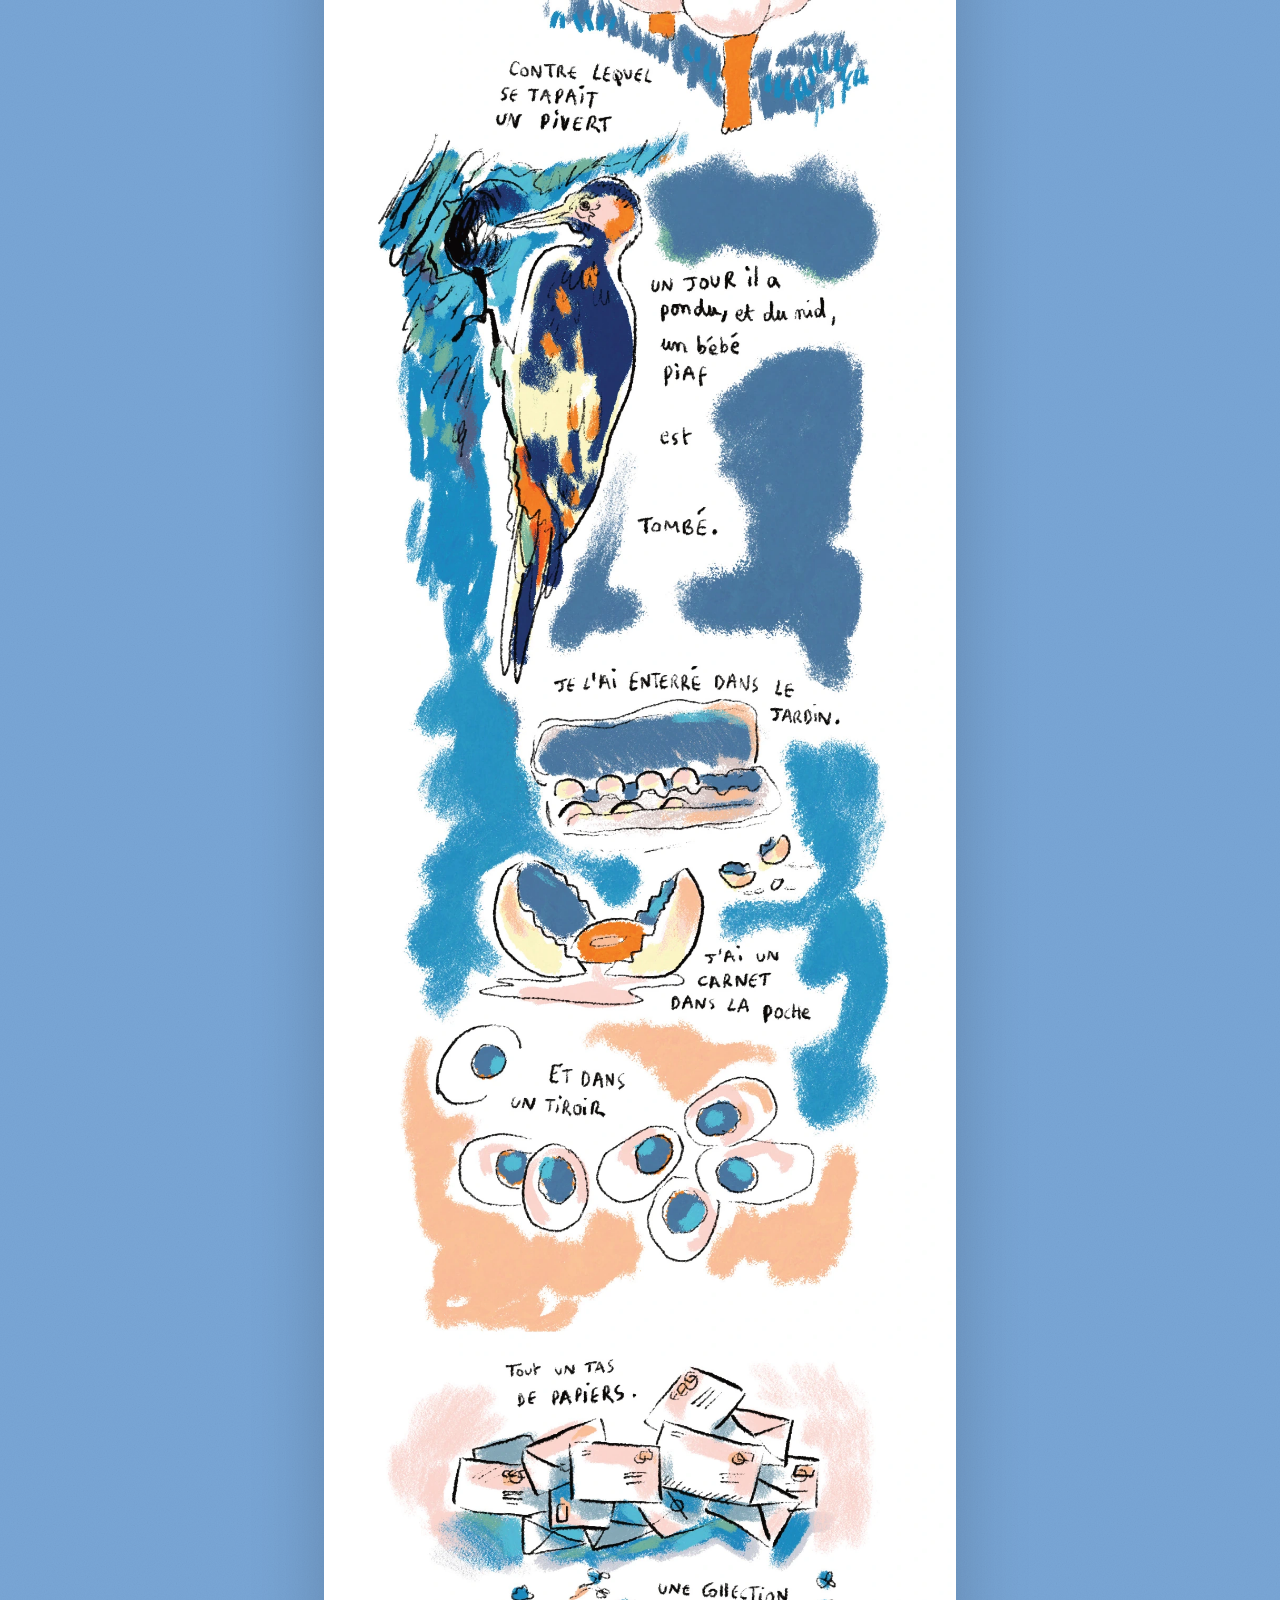
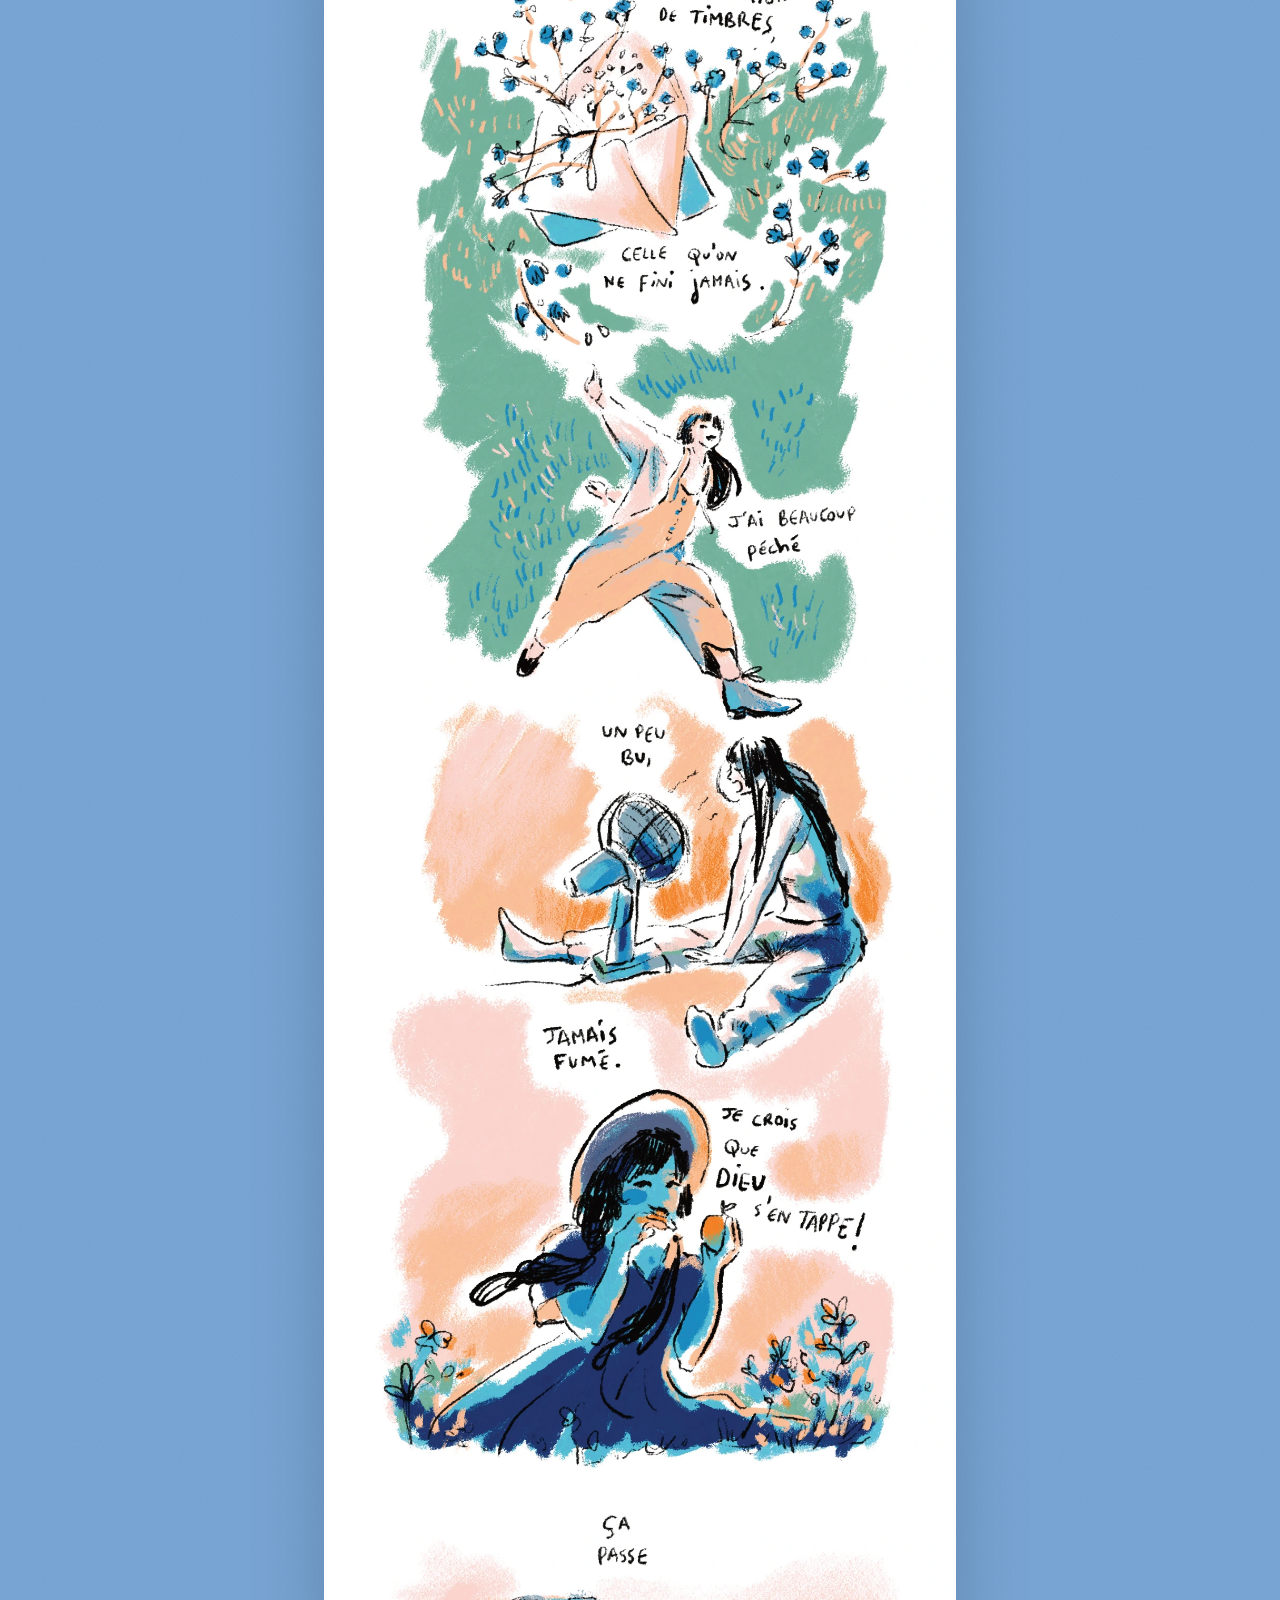
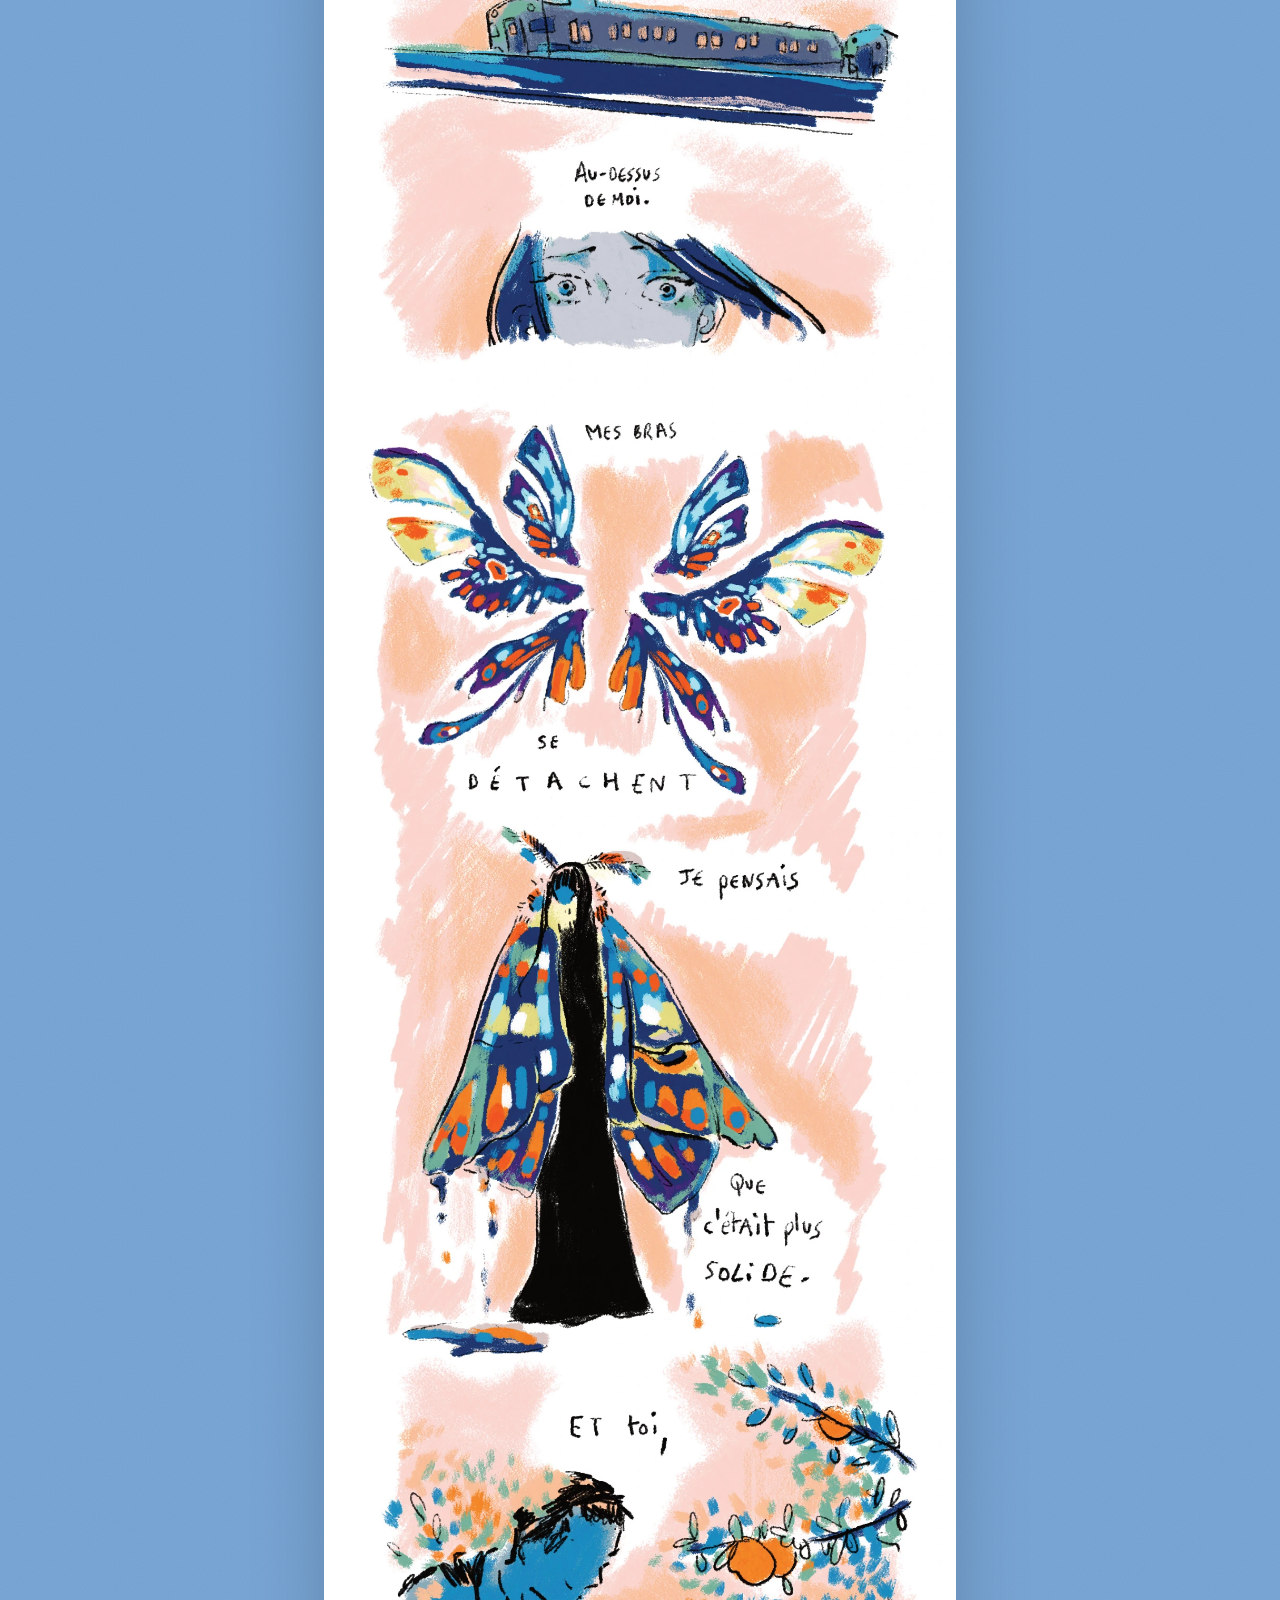
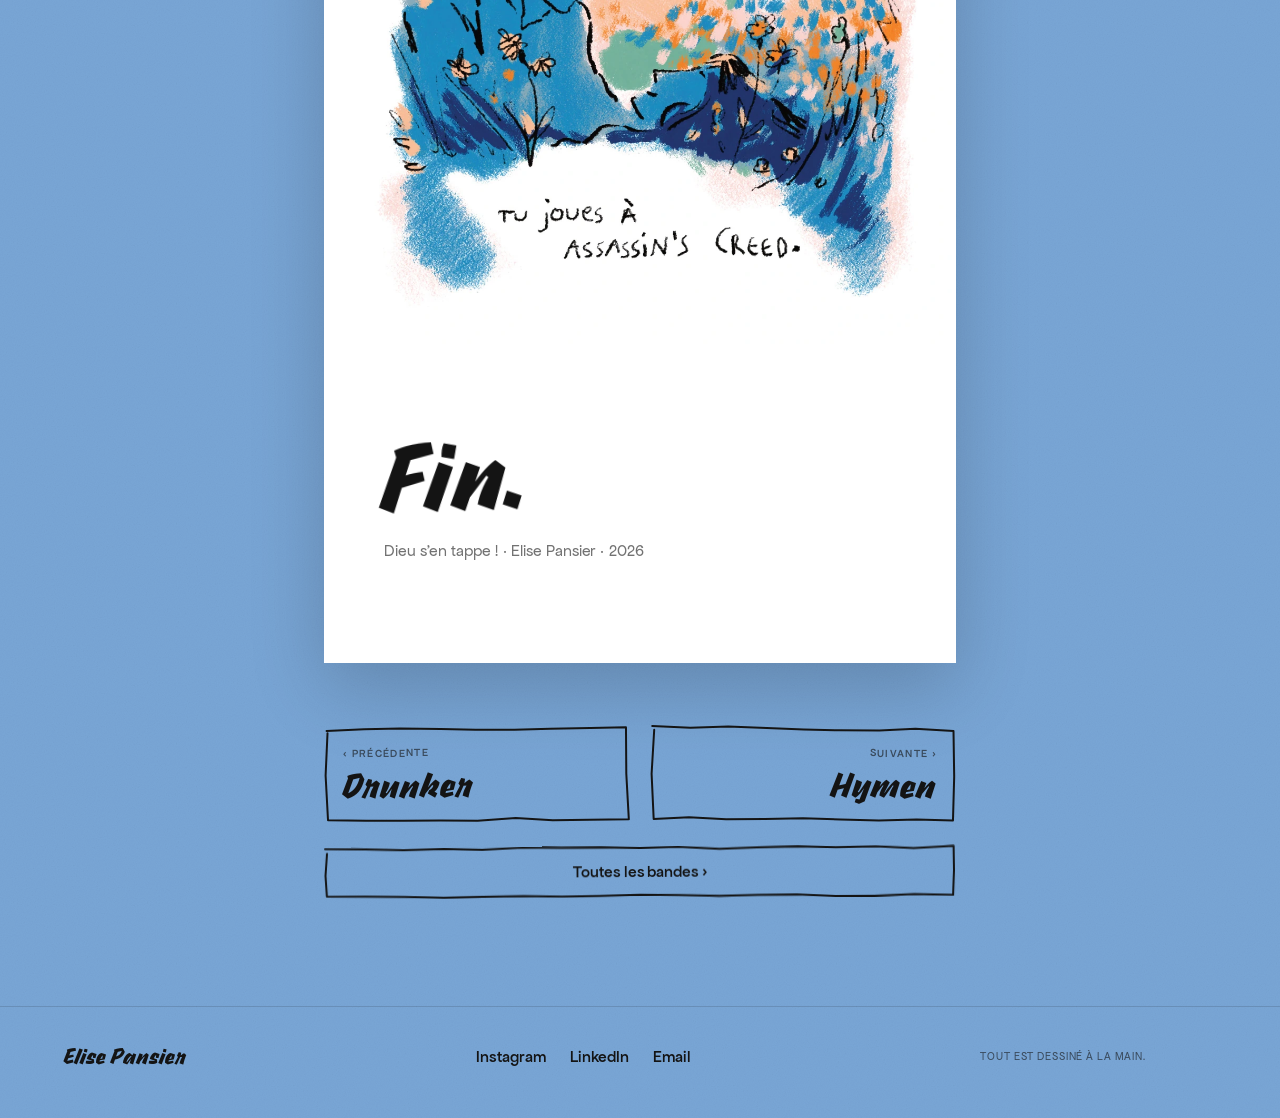
<file: bd/dieu-s-en-tappe.html>
<!DOCTYPE html>
<html lang="fr">
<head>
<meta charset="utf-8">
<meta name="viewport" content="width=device-width, initial-scale=1, viewport-fit=cover">
<title>Dieu s&#x27;en tappe ! — Elise Pansier</title>
<meta name="description" content="Elise Pansier. Bande dessinée, dessin, encre.">
<meta name="theme-color" content="#f3efe6">
<meta property="og:title" content="Dieu s&#x27;en tappe ! — Elise Pansier">
<meta property="og:description" content="Elise Pansier. Bande dessinée, dessin, encre.">
<meta property="og:image" content="https://raouf-hamouda.github.io/elise-pansier/og.jpg">
<meta property="og:image:width" content="1200"><meta property="og:image:height" content="630">
<meta property="og:type" content="website">
<meta name="twitter:card" content="summary_large_image">
<link rel="icon" type="image/png" sizes="32x32" href="../favicon-32.png">
<link rel="icon" type="image/png" sizes="256x256" href="../favicon.png">
<link rel="apple-touch-icon" href="../apple-touch-icon.png">
<link rel="preload" href="../fonts/sharpie/Sharpie-Variable.woff2" as="font" type="font/woff2" crossorigin>
<link rel="preload" href="../fonts/apfel-grotezk/ApfelGrotezk-Regular.woff2" as="font" type="font/woff2" crossorigin>
<link rel="preload" href="../fonts/rock-salt/RockSalt-Regular.woff2" as="font" type="font/woff2" crossorigin>
<link rel="stylesheet" href="../site.css">
</head>
<body>
<div class="sheet" data-words="Dieu s&#x27;en tappe !|Hymen|Poisson pas‑né|Drunker"><div class="sheet__words"></div></div>
<canvas class="pencil" aria-hidden="true"></canvas>
<header class="nav">
  <a class="nav__name boil--hover" href="../index.html">Elise Pansier</a>
  <div class="nav__right">
    <ul class="nav__links">
      <li><a href="../bandes.html">BD</a></li>
      <li><a href="../index.html#dessins">Dessins</a></li>
      <li><a href="../index.html#apropos">À propos</a></li>
    </ul>
    <button class="menu-btn" data-module="menu-btn" aria-expanded="false" aria-label="Menu"><span class="menu-btn__bg"></span><span class="menu-btn__lines"></span></button>
  </div>
</header>
<nav class="menu">
  <ul class="menu__links">
    <li><a href="../index.html">Accueil</a></li>
    <li><a href="../bandes.html">Bandes dessinées</a></li>
    <li><a href="../index.html#dessins">Dessins</a></li>
    <li><a href="../index.html#apropos">À propos</a></li>
  </ul>
  <div class="menu__contact">
    <a href="https://www.instagram.com/pain_.au_chocolat/" target="_blank" rel="noopener"><span>Instagram</span><i>↗</i></a>
    <a href="https://www.linkedin.com/in/elise-pansier-31a0bb278/" target="_blank" rel="noopener"><span>LinkedIn</span><i>↗</i></a>
    <a href="mailto:elise.pansier@gmail.com"><span>elise.pansier@gmail.com</span><i>→</i></a>
  </div>
  <div class="menu__foot"><span>Elise Pansier</span><span>Bande dessinée, dessin, encre.</span><span>Paris</span></div>
</nav>
<button class="totop" data-module="totop" aria-label="Remonter"><svg class="arrow" viewBox="0 0 24 24" aria-hidden="true"><path d="M12.3 19.6 C12 15 12.2 10 11.8 5.2 M5.6 11.4 C7.8 9.2 9.9 6.8 11.9 4.6 C14.2 6.9 16.1 9.3 18.2 11.1"/></svg></button>
<div class="cursor"><div class="cursor__dot"></div><div class="cursor__ring"><span class="cursor__text"></span></div></div>

<main data-page="bd" data-module="theme" data-plate="#79a6d6" data-dark="0">
  <header class="reader-top">
    <a class="pill" href="drunker.html">‹ Précédente</a>
    <div class="reader-top__mid"><b>Dieu s&#x27;en tappe !</b><a href="../bandes.html">Bande 1 sur 4</a></div>
    <a class="pill" href="hymen.html">Suivante ›</a>
  </header>
  <section class="strip" data-module="reader" data-strip="dieu-s-en-tappe" aria-label="Dieu s&#x27;en tappe !">
    <div class="strip__progress"><i></i></div>
    <div class="bd-planches">
      <figure class="bd-planche"><img data-src="../assets/strips/dieu-s-en-tappe/000.webp" width="1200" height="1800" alt="" decoding="async"></figure>
      <figure class="bd-planche"><img data-src="../assets/strips/dieu-s-en-tappe/001.webp" width="1200" height="1800" alt="" decoding="async"></figure>
      <figure class="bd-planche"><img data-src="../assets/strips/dieu-s-en-tappe/002.webp" width="1200" height="1800" alt="" decoding="async"></figure>
      <figure class="bd-planche"><img data-src="../assets/strips/dieu-s-en-tappe/003.webp" width="1200" height="1800" alt="" decoding="async"></figure>
      <figure class="bd-planche"><img data-src="../assets/strips/dieu-s-en-tappe/004.webp" width="1200" height="1800" alt="" decoding="async"></figure>
      <figure class="bd-planche"><img data-src="../assets/strips/dieu-s-en-tappe/005.webp" width="1200" height="1800" alt="" decoding="async"></figure>
      <figure class="bd-planche"><img data-src="../assets/strips/dieu-s-en-tappe/006.webp" width="1200" height="1800" alt="" decoding="async"></figure>
      <figure class="bd-planche"><img data-src="../assets/strips/dieu-s-en-tappe/007.webp" width="1200" height="1800" alt="" decoding="async"></figure>
      <figure class="bd-planche"><img data-src="../assets/strips/dieu-s-en-tappe/008.webp" width="1200" height="1800" alt="" decoding="async"></figure>
      <figure class="bd-planche"><img data-src="../assets/strips/dieu-s-en-tappe/009.webp" width="1200" height="1800" alt="" decoding="async"></figure>
      <figure class="bd-planche"><img data-src="../assets/strips/dieu-s-en-tappe/010.webp" width="1200" height="1800" alt="" decoding="async"></figure>
      <figure class="bd-planche"><img data-src="../assets/strips/dieu-s-en-tappe/011.webp" width="1200" height="1800" alt="" decoding="async"></figure>
      <div class="fin"><p class="hand fin__word">Fin.</p><p class="fin__meta">Dieu s&#x27;en tappe ! · Elise Pansier · 2026</p></div>
    </div>
  </section>
  <section class="reader-end">
    <nav class="chapters">
      <a class="chapters__card" href="drunker.html"><span class="eyebrow">‹ Précédente</span><b class="hand">Drunker</b></a>
      <a class="chapters__card" href="hymen.html"><span class="eyebrow">Suivante ›</span><b class="hand">Hymen</b></a>
    </nav>
    <a class="pill pill--wide" href="../bandes.html">Toutes les bandes ›</a>
  </section>
</main>
<footer class="foot">
  <span class="hand">Elise Pansier</span>
  <div class="foot__links"><a href="https://www.instagram.com/pain_.au_chocolat/" target="_blank" rel="noopener">Instagram</a><a href="https://www.linkedin.com/in/elise-pansier-31a0bb278/" target="_blank" rel="noopener">LinkedIn</a><a href="mailto:elise.pansier@gmail.com">Email</a></div>
  <span class="foot__note">Tout est dessiné à la main.</span>
</footer>
<script src="../js/vendor/lenis.min.js"></script>
<script src="../js/kit-type.js"></script>
<script src="../js/kit-bd.js"></script>
<script src="../js/kit-web.js"></script>
<script src="../js/site.js"></script>
</body>
</html>
</file>
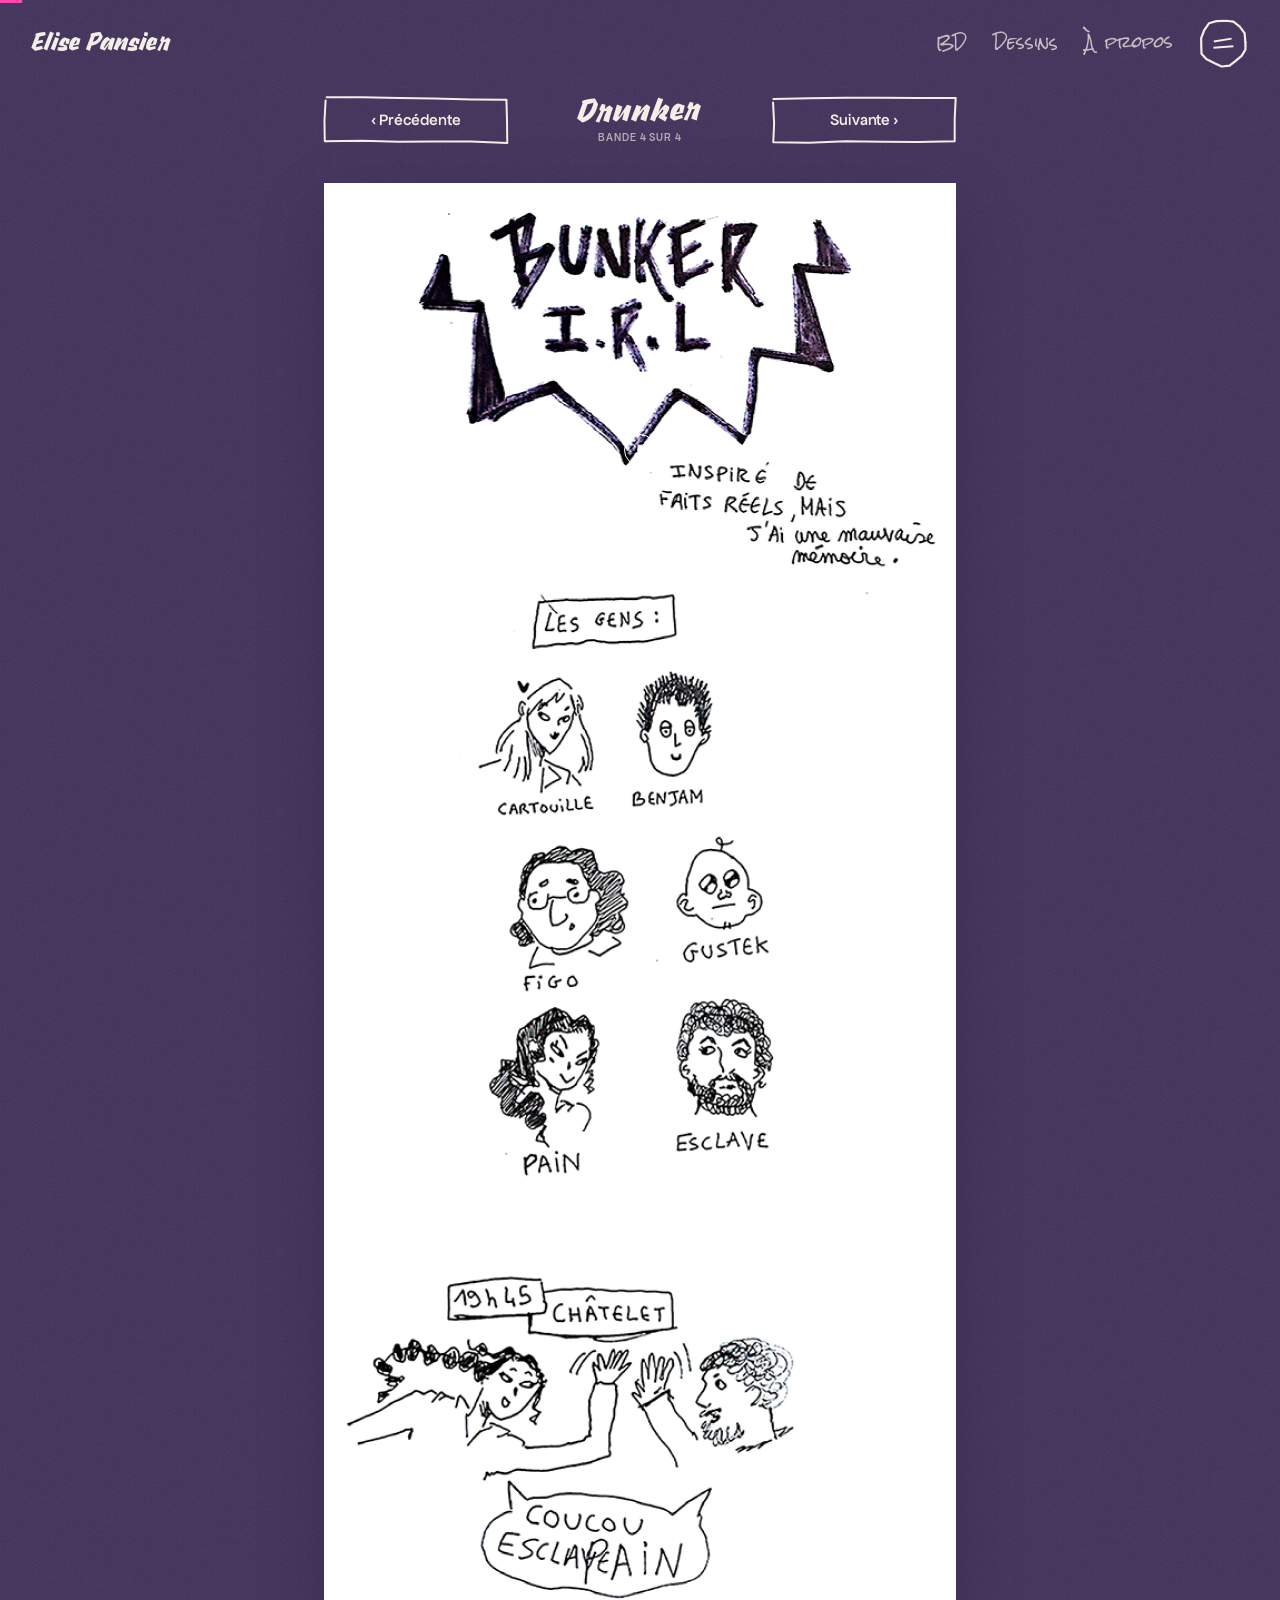
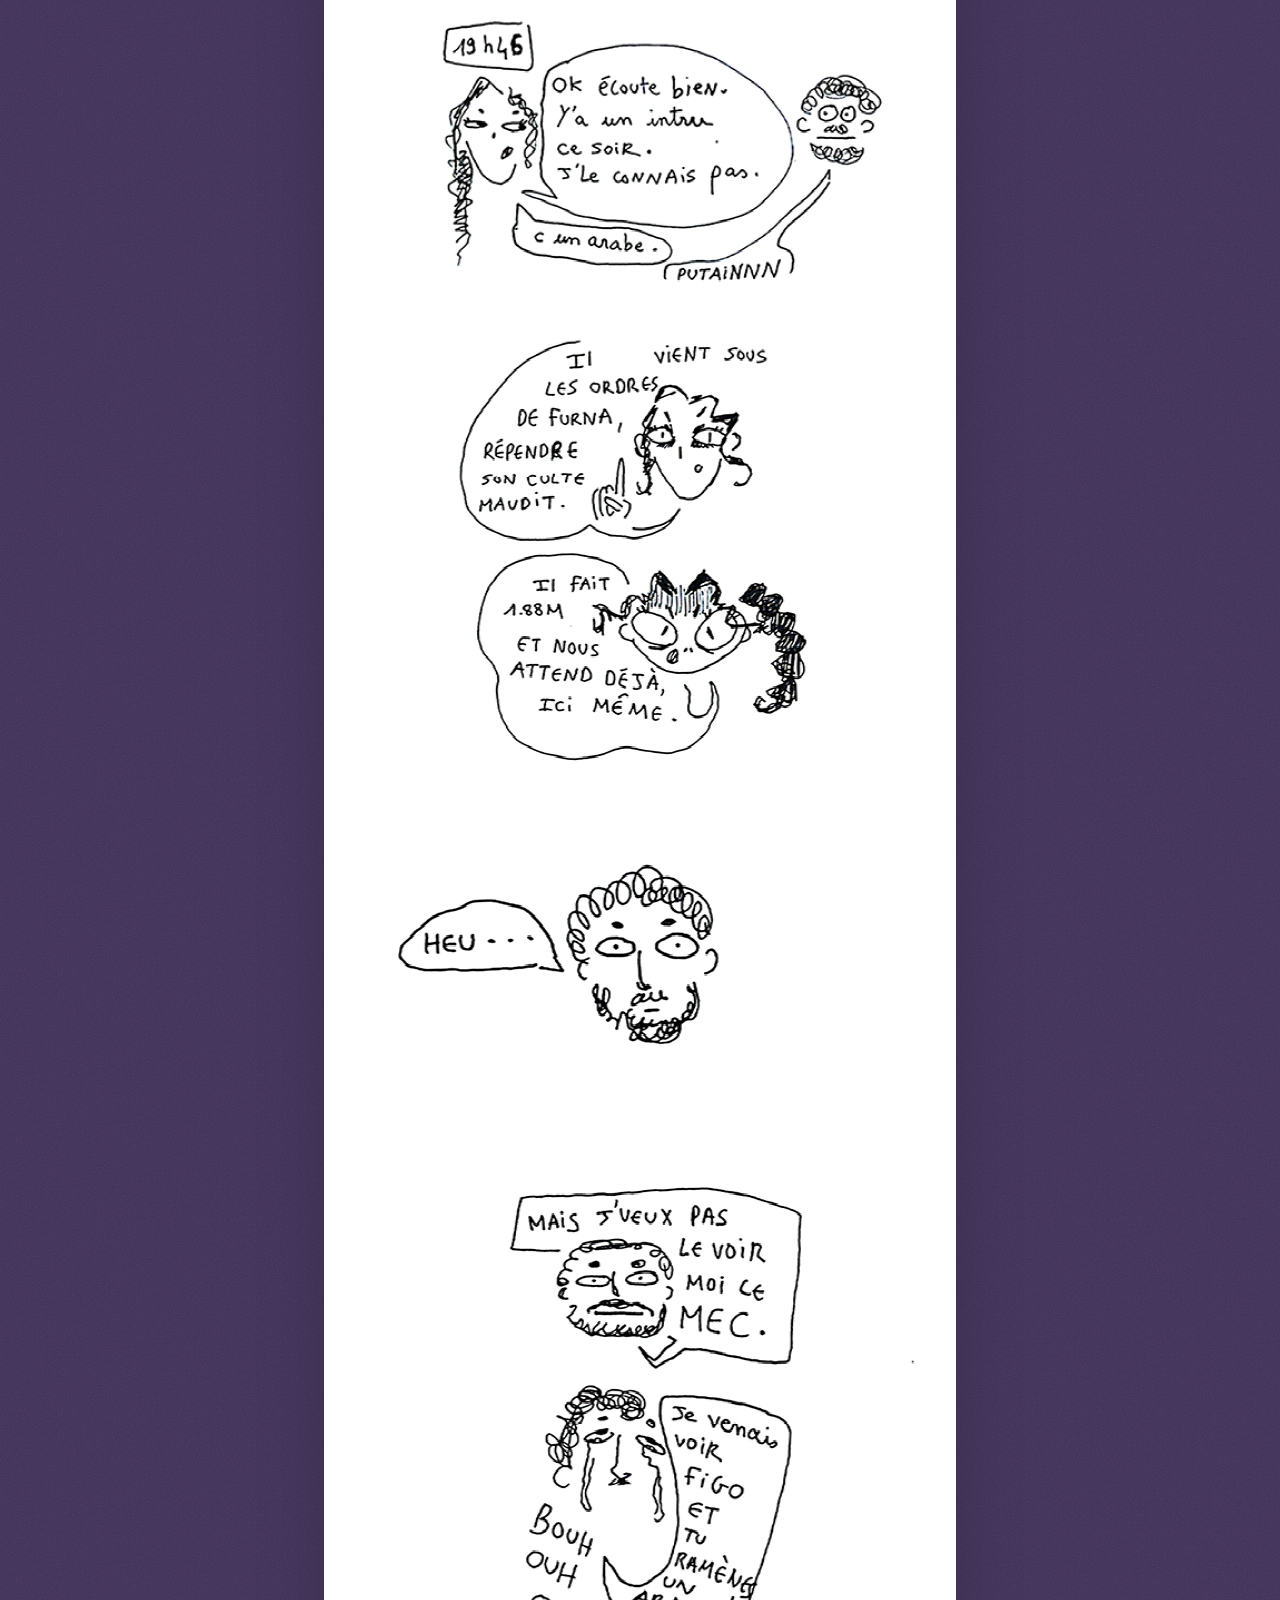
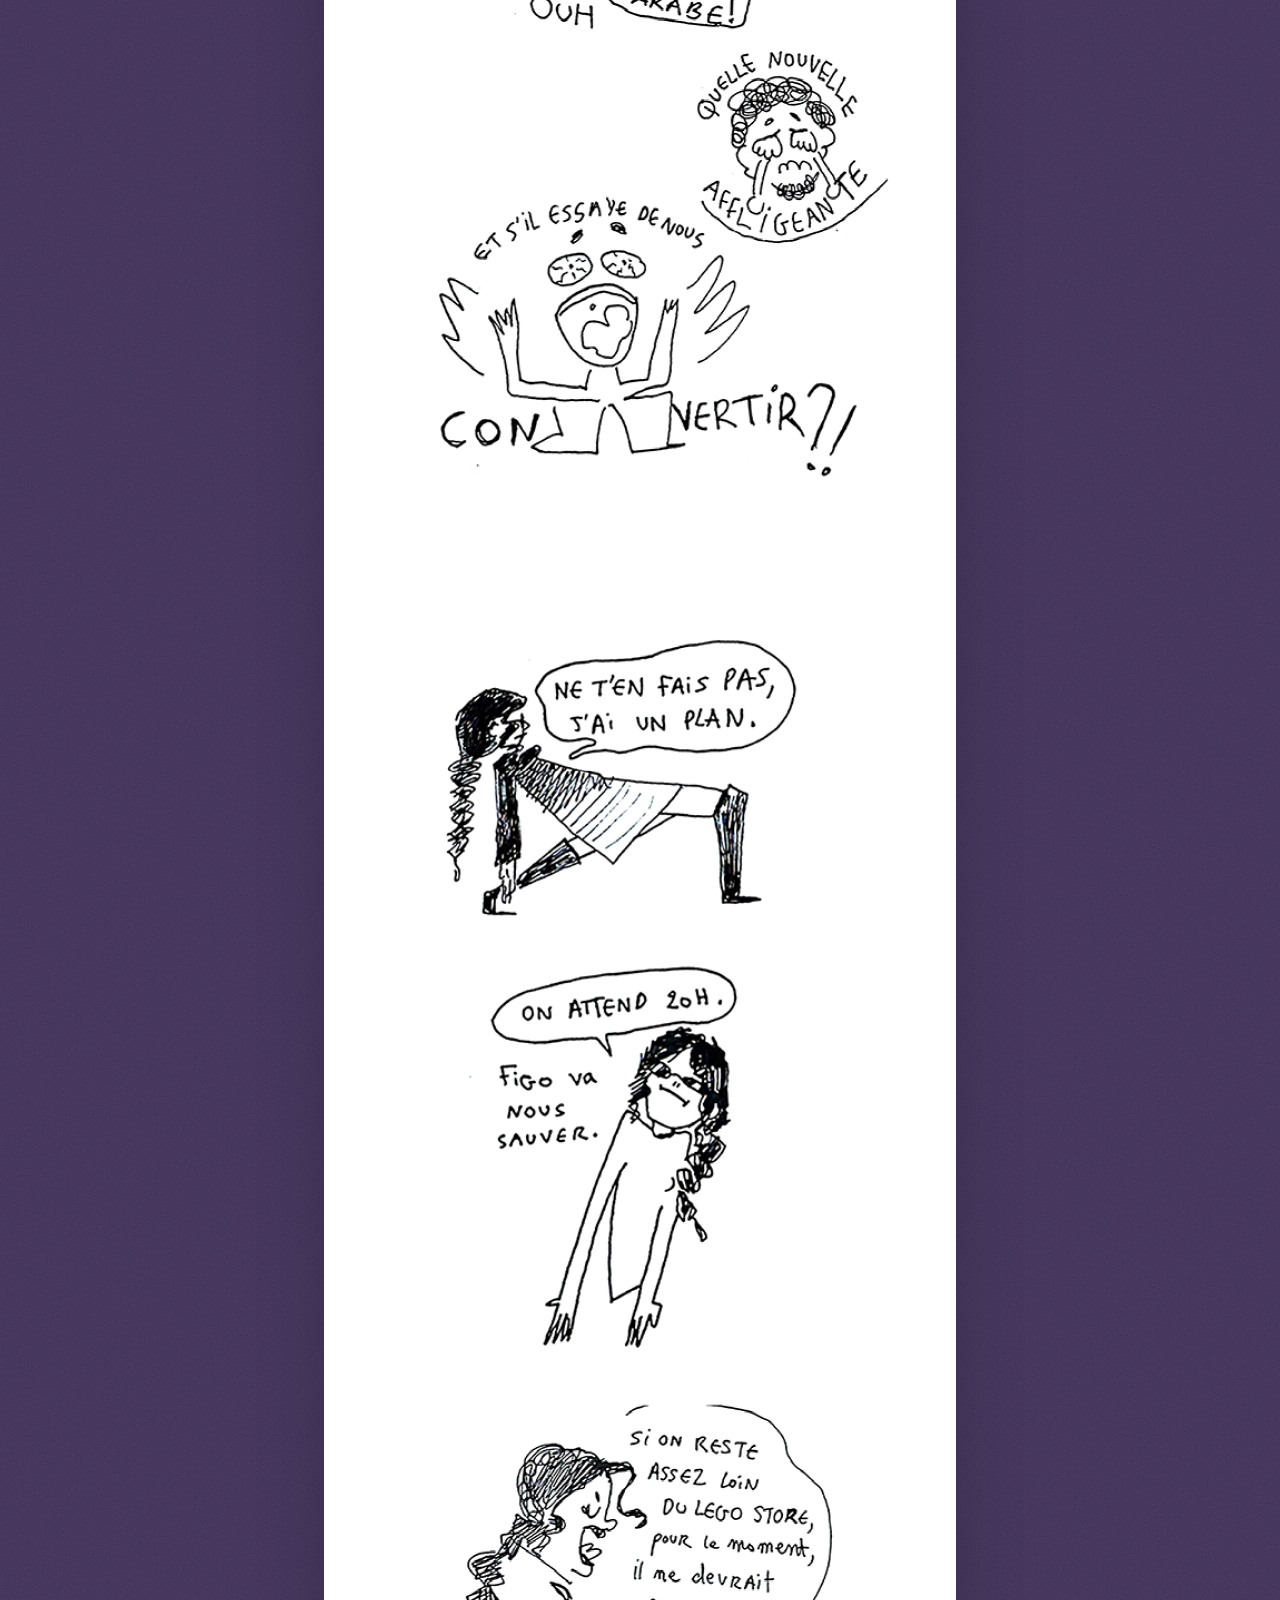
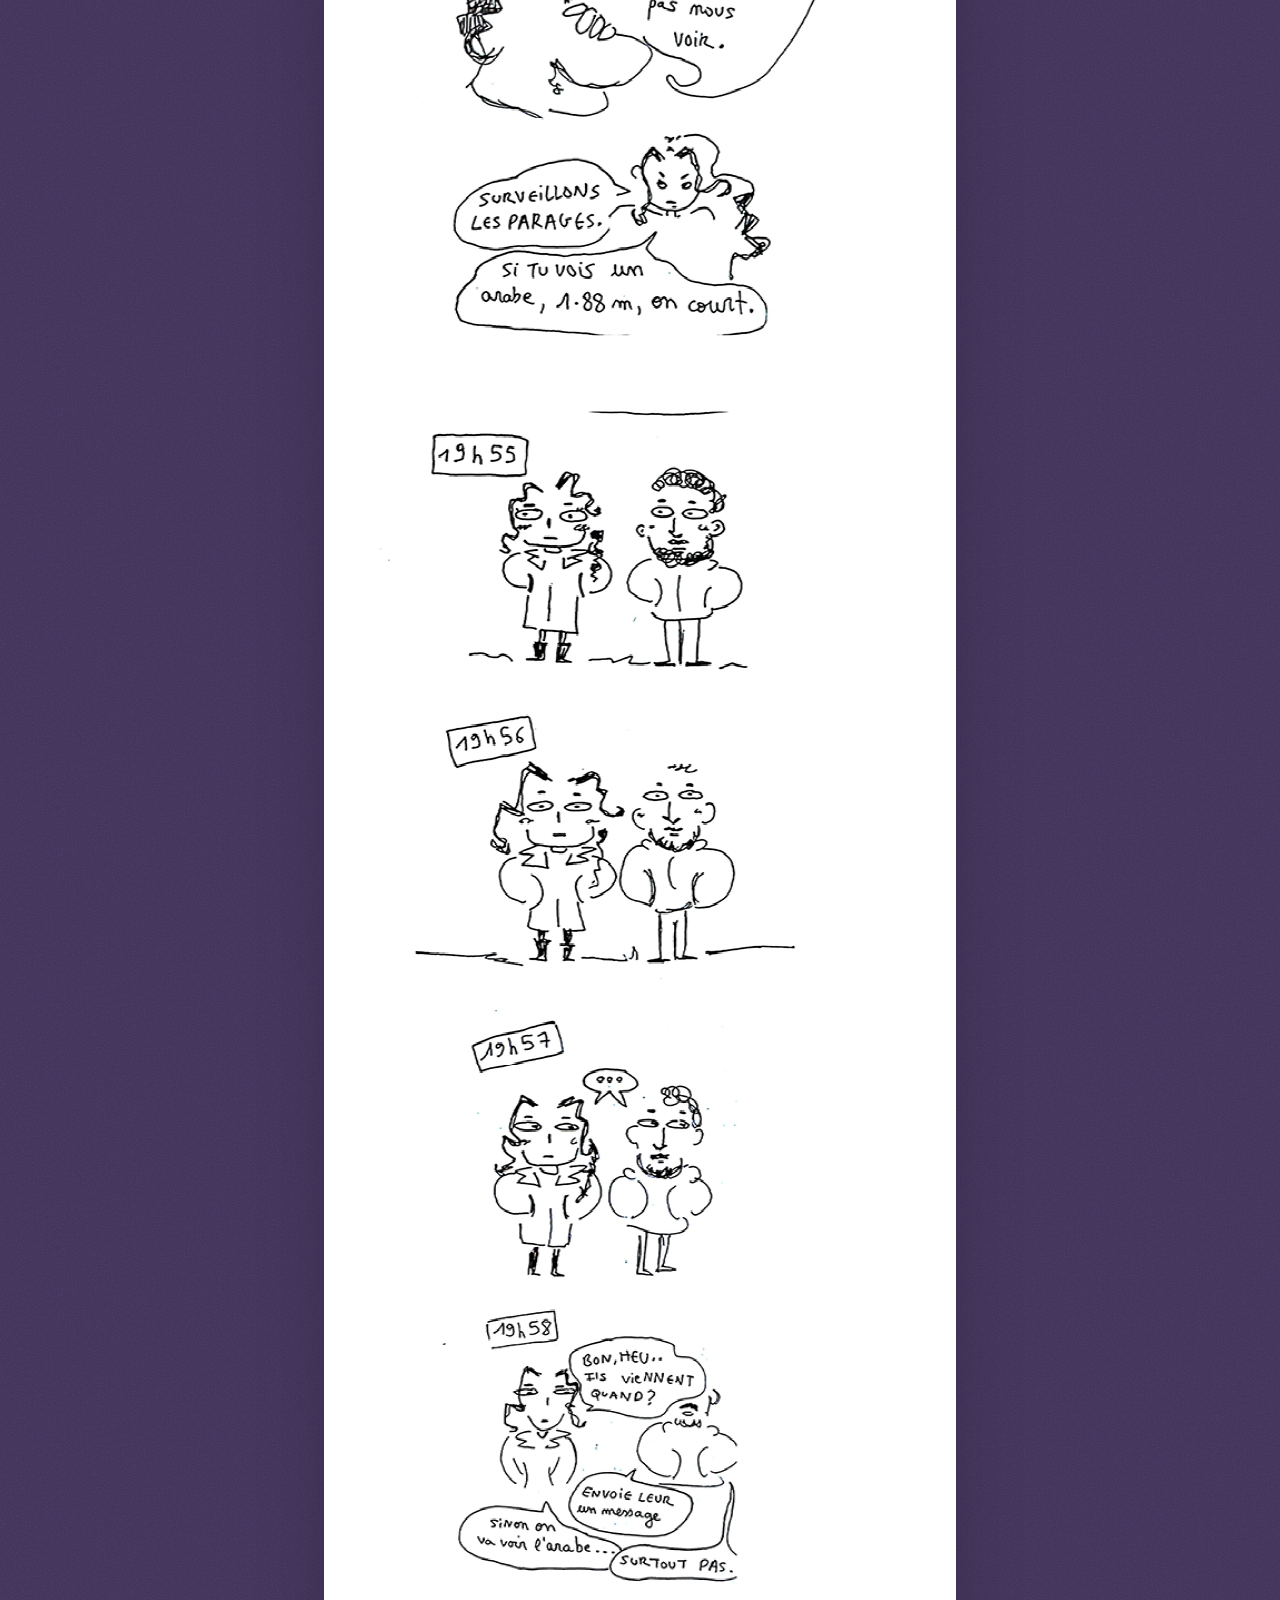
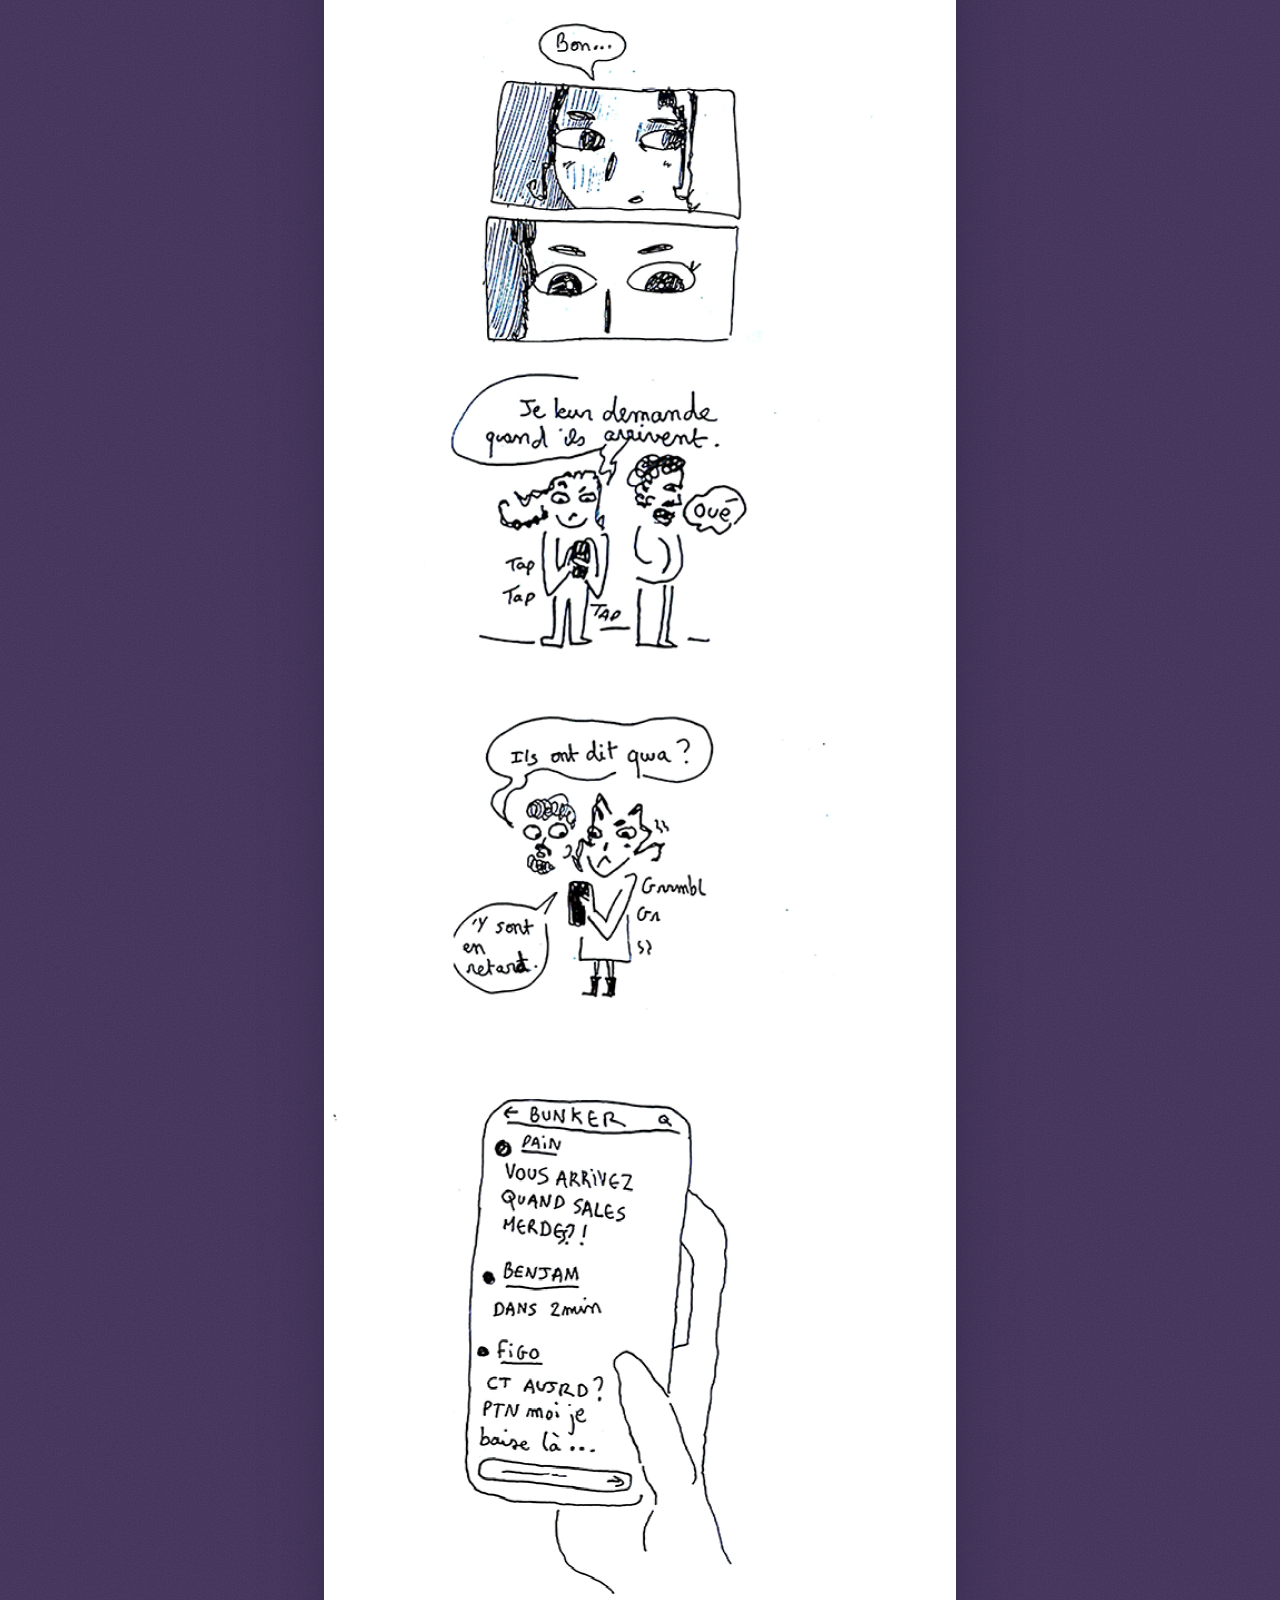
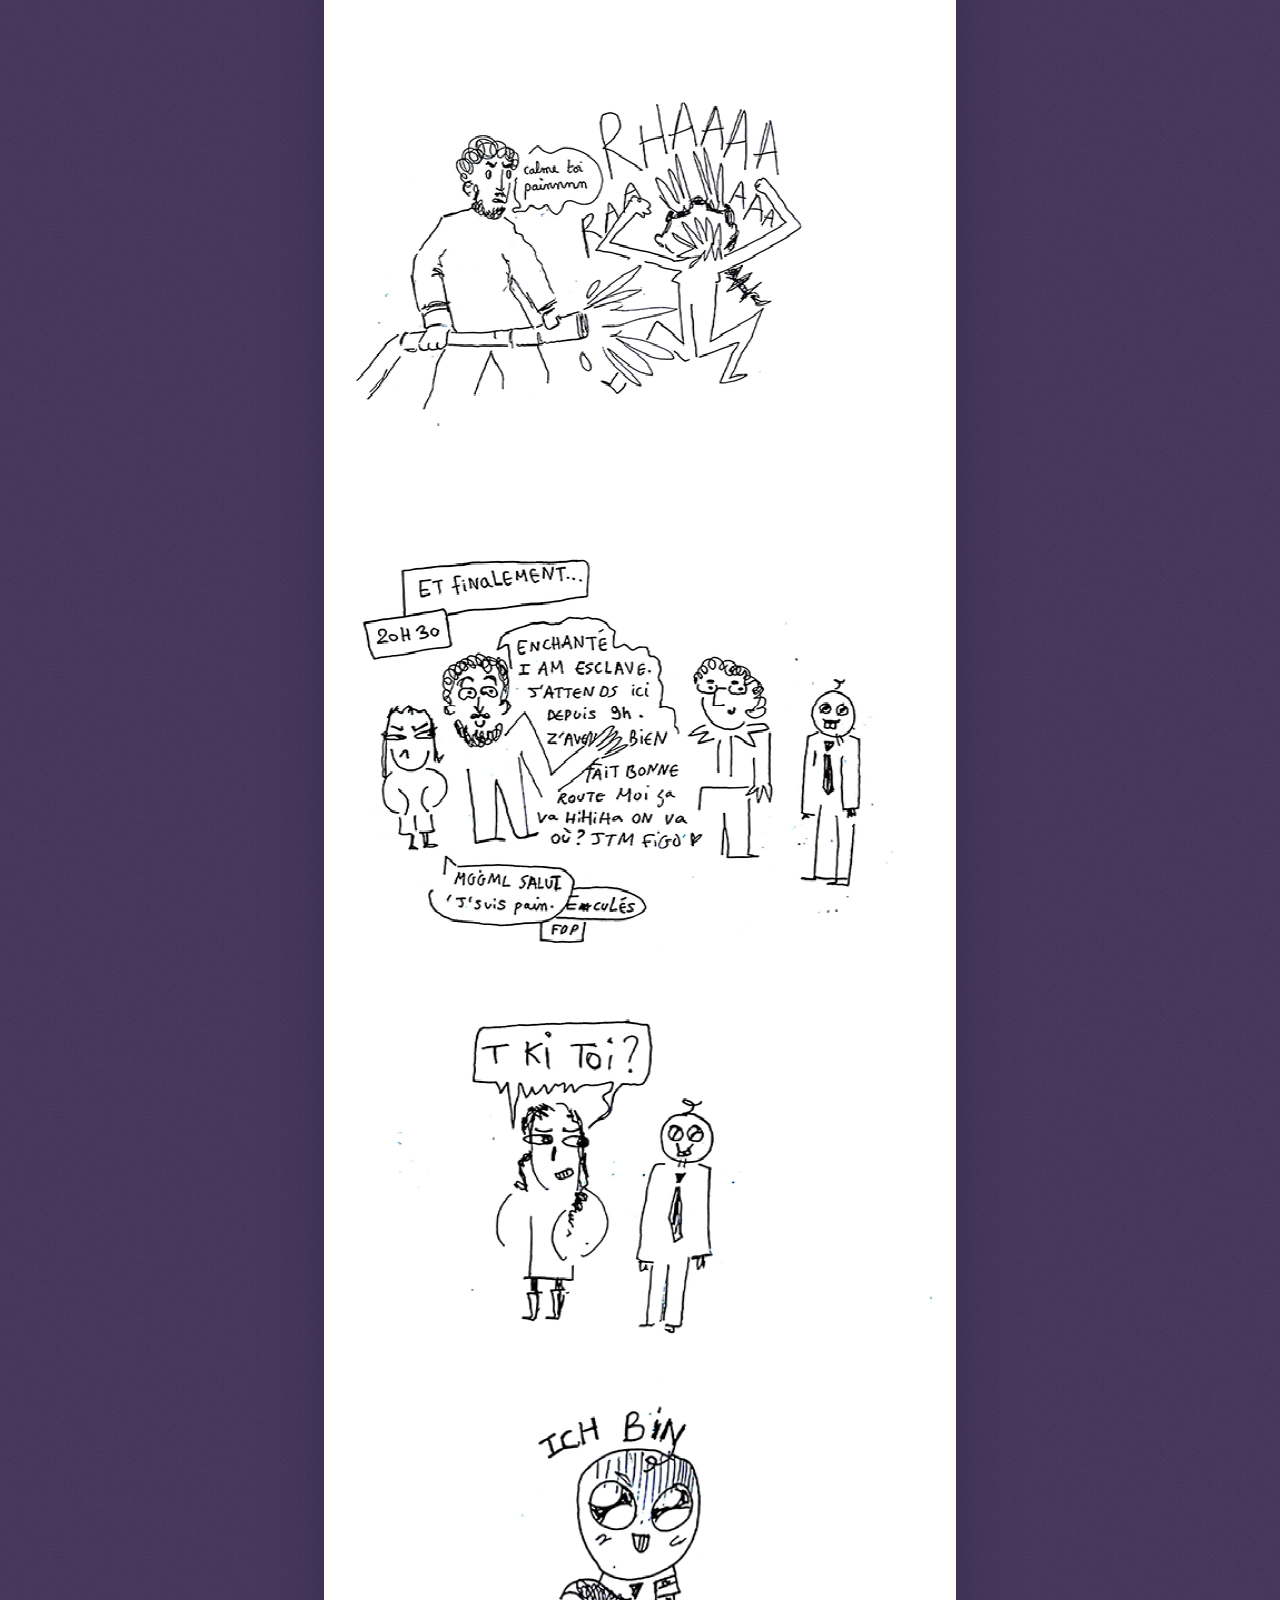
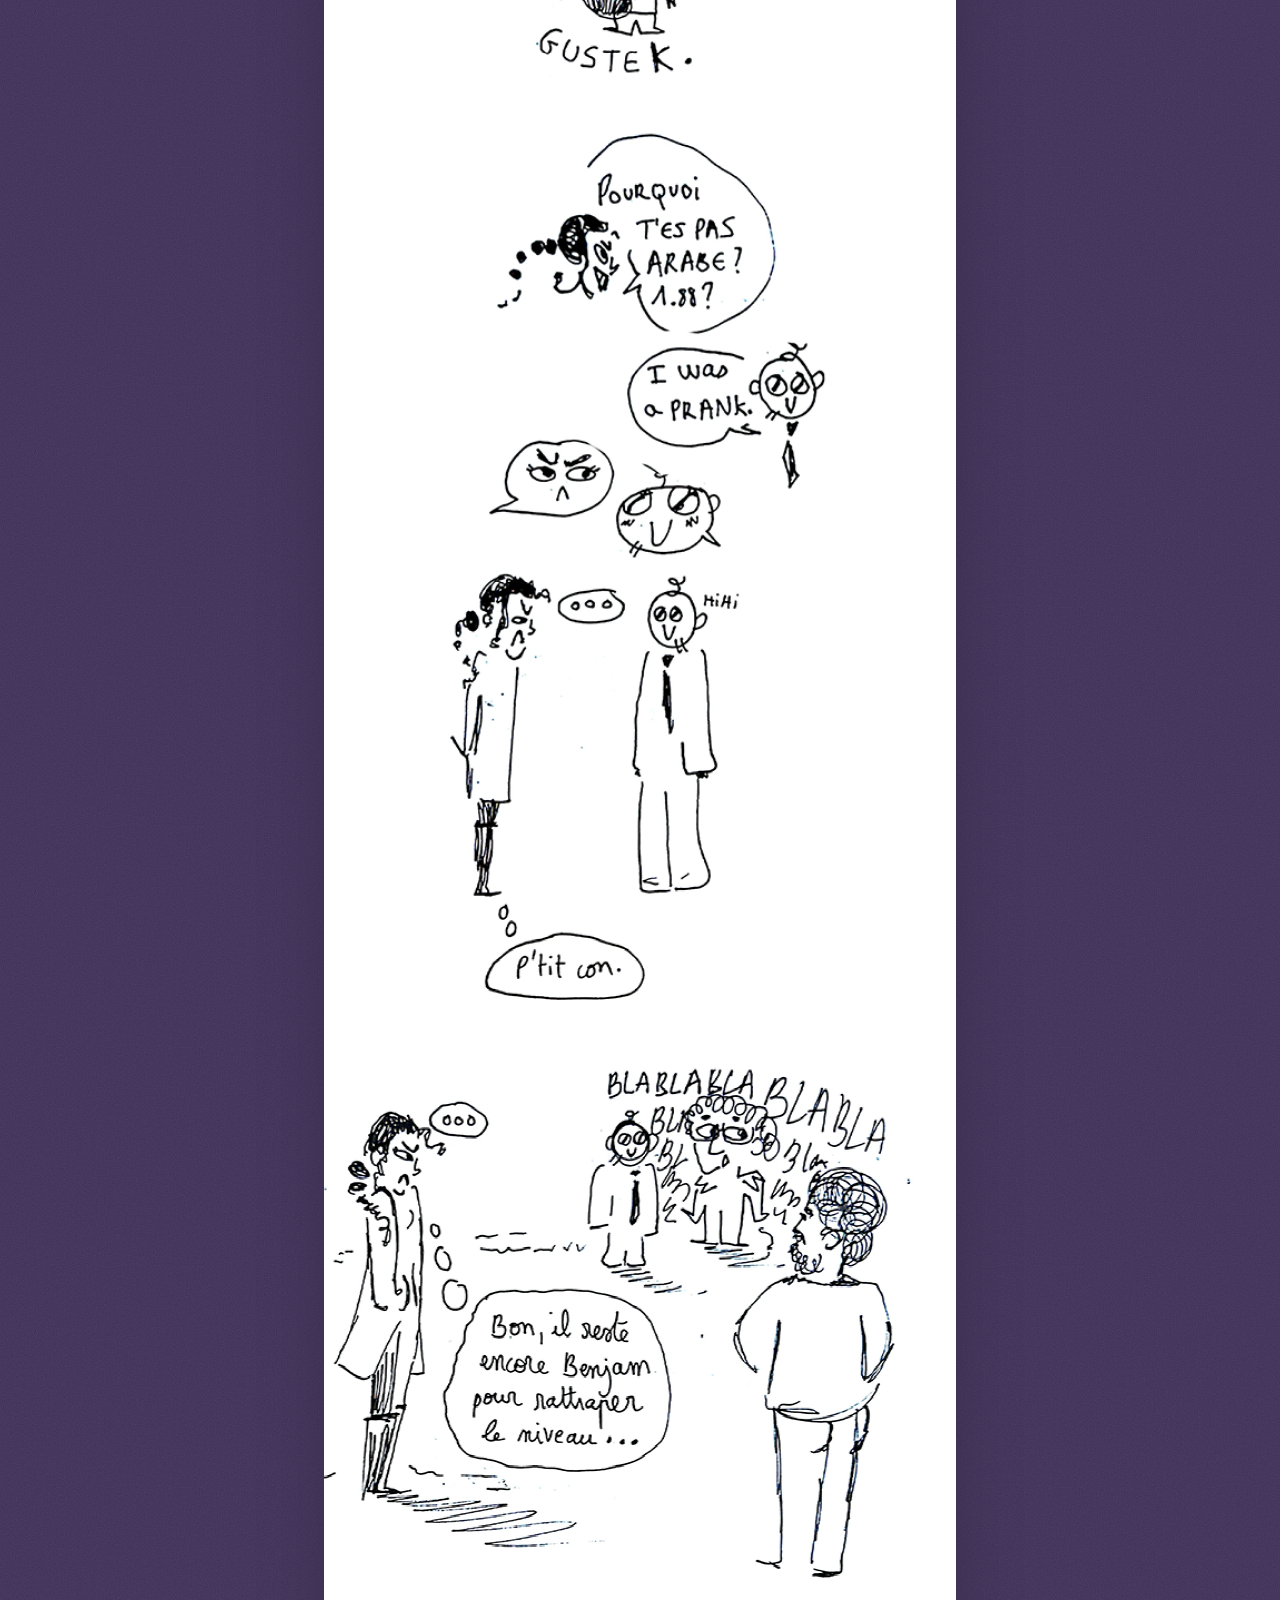
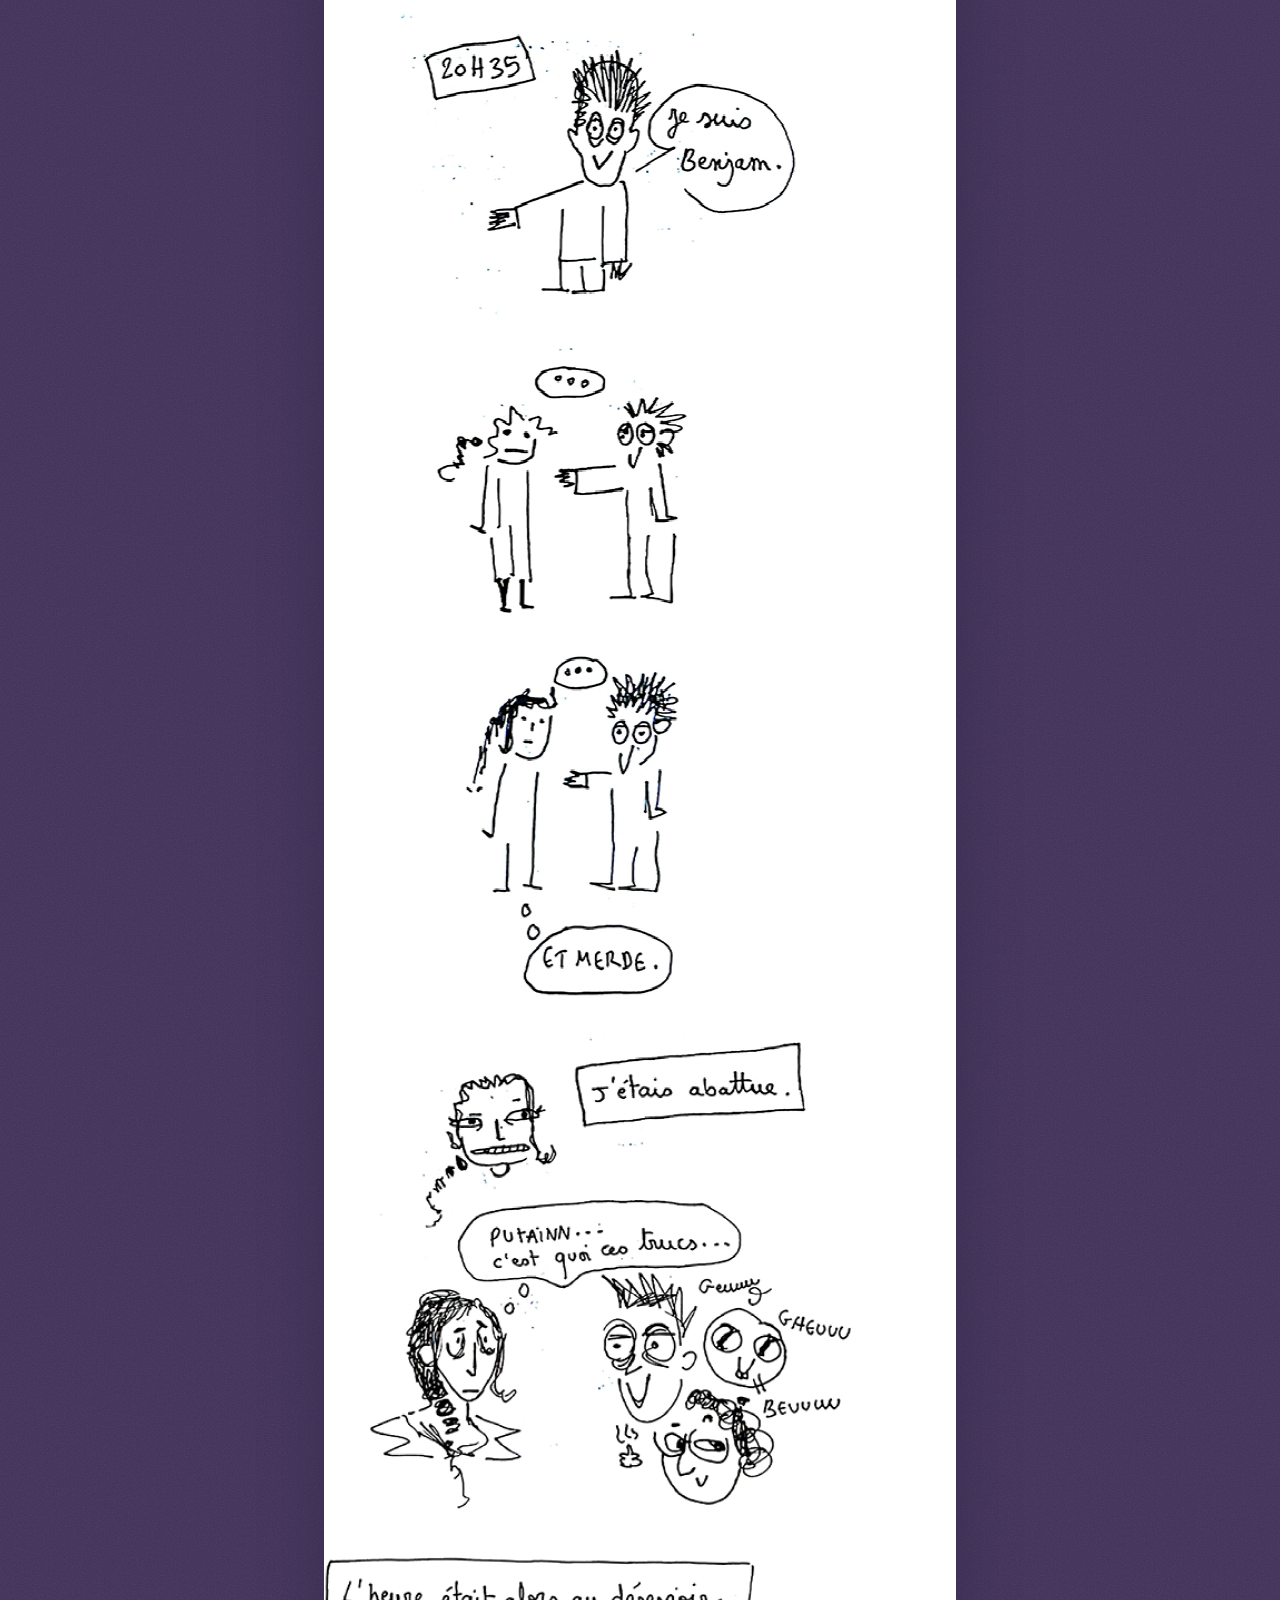
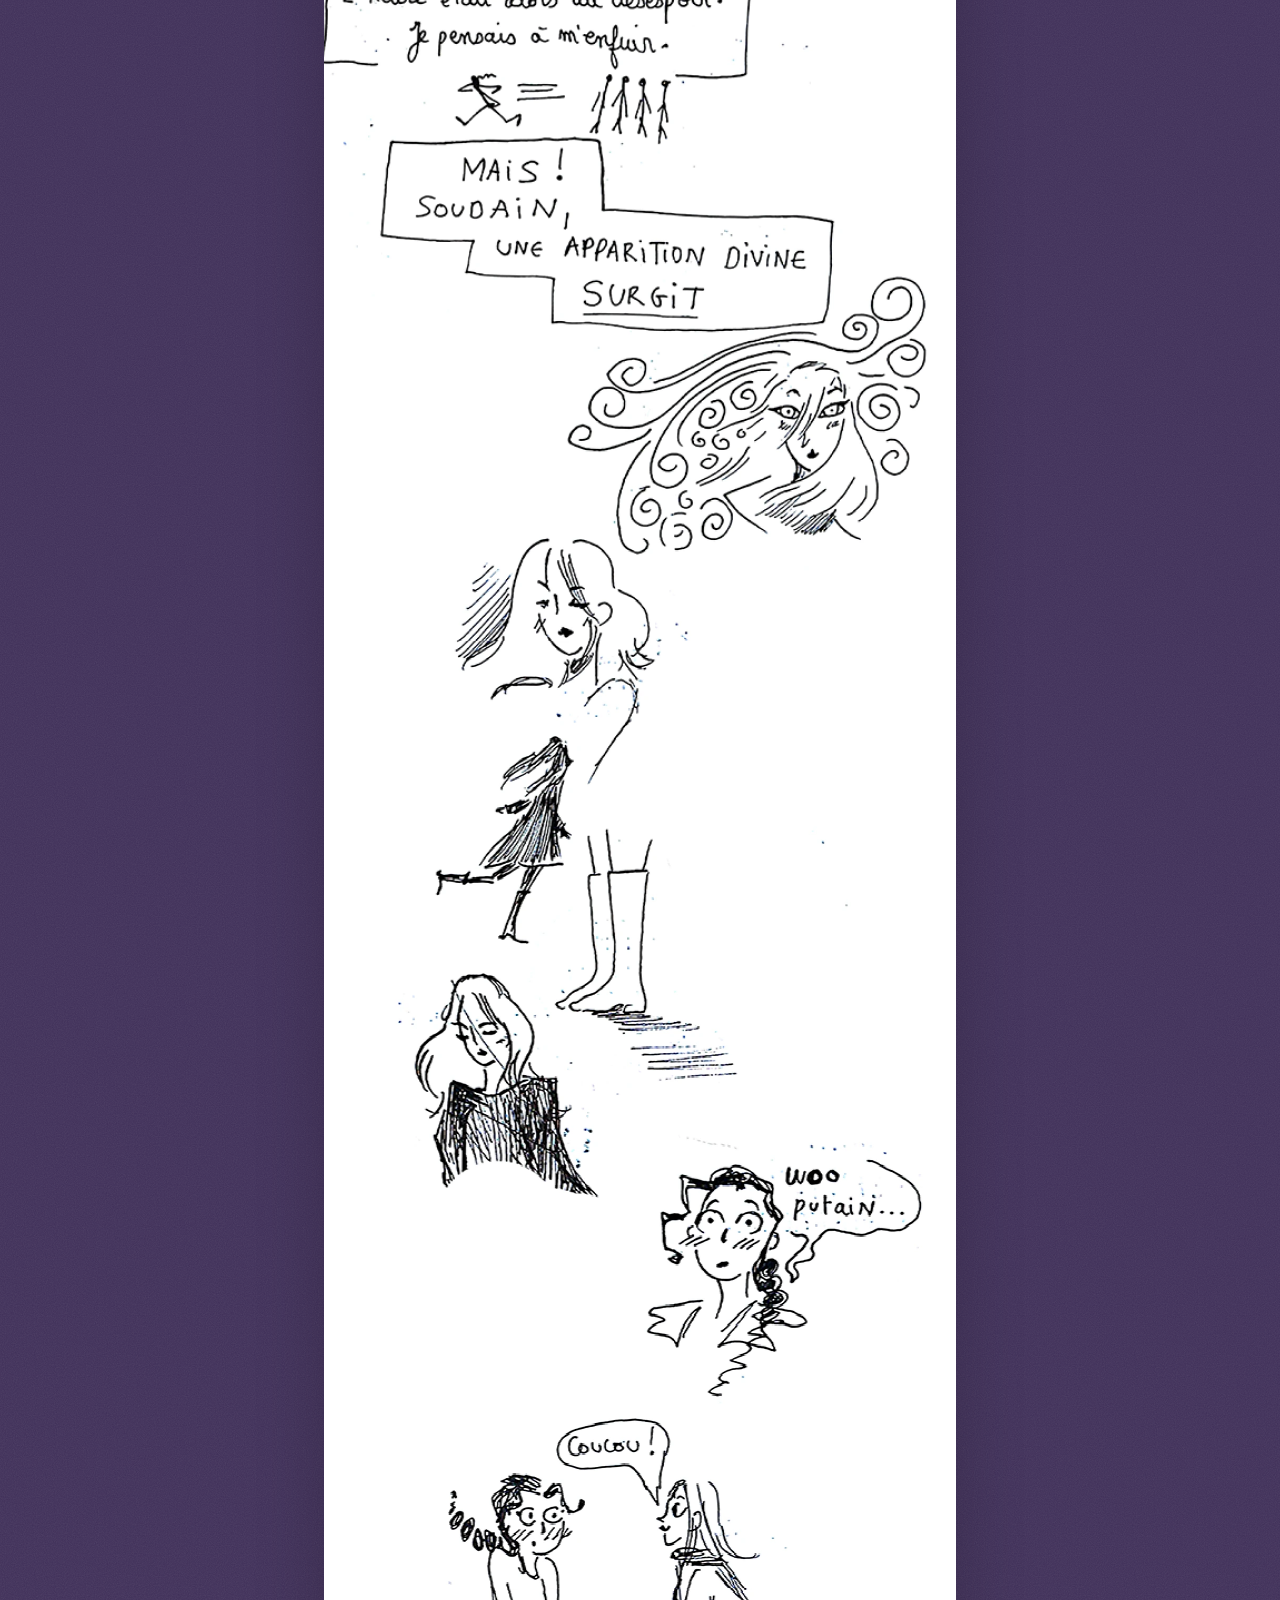
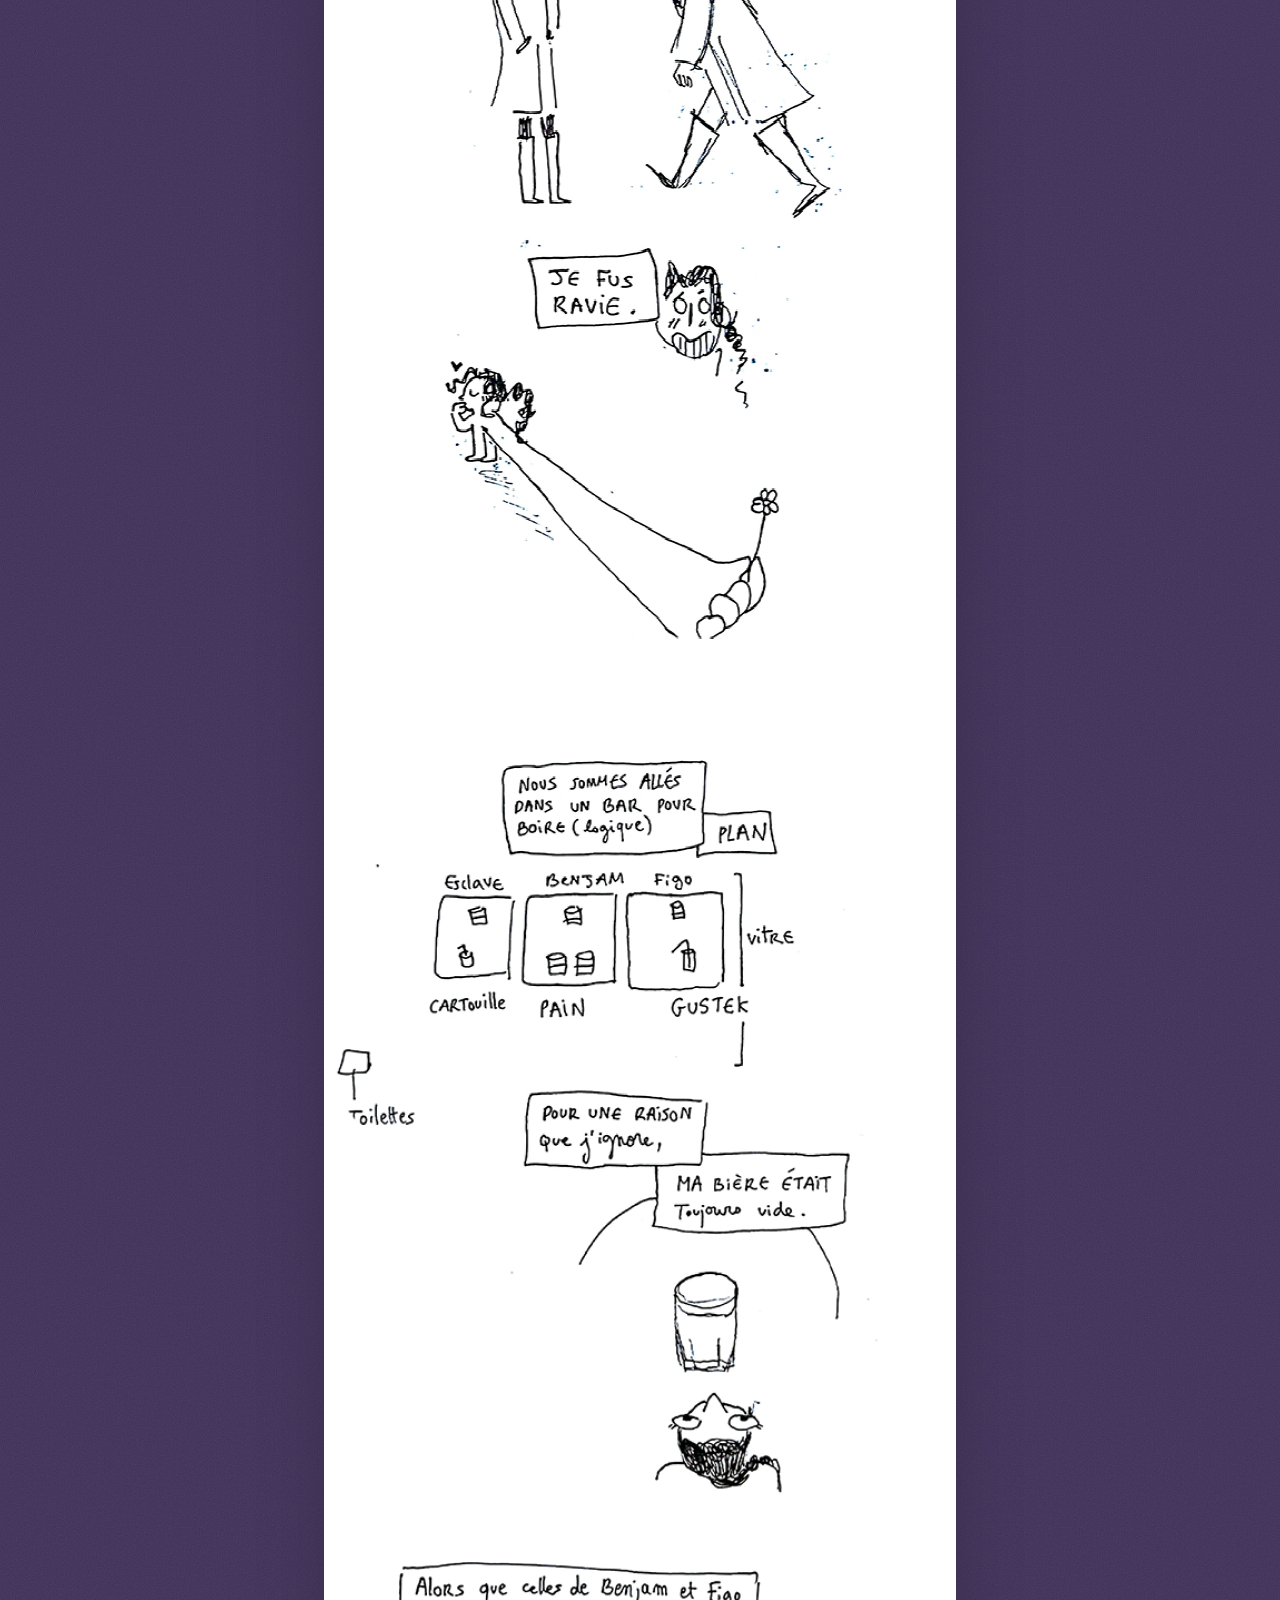
<file: bd/drunker.html>
<!DOCTYPE html>
<html lang="fr">
<head>
<meta charset="utf-8">
<meta name="viewport" content="width=device-width, initial-scale=1, viewport-fit=cover">
<title>Drunker — Elise Pansier</title>
<meta name="description" content="Elise Pansier. Bande dessinée, dessin, encre.">
<meta name="theme-color" content="#f3efe6">
<meta property="og:title" content="Drunker — Elise Pansier">
<meta property="og:description" content="Elise Pansier. Bande dessinée, dessin, encre.">
<meta property="og:image" content="https://raouf-hamouda.github.io/elise-pansier/og.jpg">
<meta property="og:image:width" content="1200"><meta property="og:image:height" content="630">
<meta property="og:type" content="website">
<meta name="twitter:card" content="summary_large_image">
<link rel="icon" type="image/png" sizes="32x32" href="../favicon-32.png">
<link rel="icon" type="image/png" sizes="256x256" href="../favicon.png">
<link rel="apple-touch-icon" href="../apple-touch-icon.png">
<link rel="preload" href="../fonts/sharpie/Sharpie-Variable.woff2" as="font" type="font/woff2" crossorigin>
<link rel="preload" href="../fonts/apfel-grotezk/ApfelGrotezk-Regular.woff2" as="font" type="font/woff2" crossorigin>
<link rel="preload" href="../fonts/rock-salt/RockSalt-Regular.woff2" as="font" type="font/woff2" crossorigin>
<link rel="stylesheet" href="../site.css">
</head>
<body>
<div class="sheet" data-words="Dieu s&#x27;en tappe !|Hymen|Poisson pas‑né|Drunker"><div class="sheet__words"></div></div>
<canvas class="pencil" aria-hidden="true"></canvas>
<header class="nav">
  <a class="nav__name boil--hover" href="../index.html">Elise Pansier</a>
  <div class="nav__right">
    <ul class="nav__links">
      <li><a href="../bandes.html">BD</a></li>
      <li><a href="../index.html#dessins">Dessins</a></li>
      <li><a href="../index.html#apropos">À propos</a></li>
    </ul>
    <button class="menu-btn" data-module="menu-btn" aria-expanded="false" aria-label="Menu"><span class="menu-btn__bg"></span><span class="menu-btn__lines"></span></button>
  </div>
</header>
<nav class="menu">
  <ul class="menu__links">
    <li><a href="../index.html">Accueil</a></li>
    <li><a href="../bandes.html">Bandes dessinées</a></li>
    <li><a href="../index.html#dessins">Dessins</a></li>
    <li><a href="../index.html#apropos">À propos</a></li>
  </ul>
  <div class="menu__contact">
    <a href="https://www.instagram.com/pain_.au_chocolat/" target="_blank" rel="noopener"><span>Instagram</span><i>↗</i></a>
    <a href="https://www.linkedin.com/in/elise-pansier-31a0bb278/" target="_blank" rel="noopener"><span>LinkedIn</span><i>↗</i></a>
    <a href="mailto:elise.pansier@gmail.com"><span>elise.pansier@gmail.com</span><i>→</i></a>
  </div>
  <div class="menu__foot"><span>Elise Pansier</span><span>Bande dessinée, dessin, encre.</span><span>Paris</span></div>
</nav>
<button class="totop" data-module="totop" aria-label="Remonter"><svg class="arrow" viewBox="0 0 24 24" aria-hidden="true"><path d="M12.3 19.6 C12 15 12.2 10 11.8 5.2 M5.6 11.4 C7.8 9.2 9.9 6.8 11.9 4.6 C14.2 6.9 16.1 9.3 18.2 11.1"/></svg></button>
<div class="cursor"><div class="cursor__dot"></div><div class="cursor__ring"><span class="cursor__text"></span></div></div>

<main data-page="bd" data-module="theme" data-plate="#403059" data-dark="1">
  <header class="reader-top">
    <a class="pill" href="poisson-pas-ne.html">‹ Précédente</a>
    <div class="reader-top__mid"><b>Drunker</b><a href="../bandes.html">Bande 4 sur 4</a></div>
    <a class="pill" href="dieu-s-en-tappe.html">Suivante ›</a>
  </header>
  <section class="strip" data-module="reader" data-strip="drunker" aria-label="Drunker">
    <div class="strip__progress"><i></i></div>
    <div class="bd-planches">
      <figure class="bd-planche"><img data-src="../assets/strips/drunker/000.webp" width="1200" height="1800" alt="" decoding="async"></figure>
      <figure class="bd-planche"><img data-src="../assets/strips/drunker/001.webp" width="1200" height="1800" alt="" decoding="async"></figure>
      <figure class="bd-planche"><img data-src="../assets/strips/drunker/002.webp" width="1200" height="1800" alt="" decoding="async"></figure>
      <figure class="bd-planche"><img data-src="../assets/strips/drunker/003.webp" width="1200" height="1800" alt="" decoding="async"></figure>
      <figure class="bd-planche"><img data-src="../assets/strips/drunker/004.webp" width="1200" height="1800" alt="" decoding="async"></figure>
      <figure class="bd-planche"><img data-src="../assets/strips/drunker/005.webp" width="1200" height="1800" alt="" decoding="async"></figure>
      <figure class="bd-planche"><img data-src="../assets/strips/drunker/006.webp" width="1200" height="1800" alt="" decoding="async"></figure>
      <figure class="bd-planche"><img data-src="../assets/strips/drunker/007.webp" width="1200" height="1800" alt="" decoding="async"></figure>
      <figure class="bd-planche"><img data-src="../assets/strips/drunker/008.webp" width="1200" height="1800" alt="" decoding="async"></figure>
      <figure class="bd-planche"><img data-src="../assets/strips/drunker/009.webp" width="1200" height="1800" alt="" decoding="async"></figure>
      <figure class="bd-planche"><img data-src="../assets/strips/drunker/010.webp" width="1200" height="1800" alt="" decoding="async"></figure>
      <figure class="bd-planche"><img data-src="../assets/strips/drunker/011.webp" width="1200" height="1800" alt="" decoding="async"></figure>
      <figure class="bd-planche"><img data-src="../assets/strips/drunker/012.webp" width="1200" height="1800" alt="" decoding="async"></figure>
      <figure class="bd-planche"><img data-src="../assets/strips/drunker/013.webp" width="1200" height="1800" alt="" decoding="async"></figure>
      <figure class="bd-planche"><img data-src="../assets/strips/drunker/014.webp" width="1200" height="1800" alt="" decoding="async"></figure>
      <figure class="bd-planche"><img data-src="../assets/strips/drunker/015.webp" width="1200" height="1800" alt="" decoding="async"></figure>
      <figure class="bd-planche"><img data-src="../assets/strips/drunker/016.webp" width="1200" height="1800" alt="" decoding="async"></figure>
      <figure class="bd-planche"><img data-src="../assets/strips/drunker/017.webp" width="1200" height="1800" alt="" decoding="async"></figure>
      <figure class="bd-planche"><img data-src="../assets/strips/drunker/018.webp" width="1200" height="1800" alt="" decoding="async"></figure>
      <figure class="bd-planche"><img data-src="../assets/strips/drunker/019.webp" width="1200" height="1800" alt="" decoding="async"></figure>
      <figure class="bd-planche"><img data-src="../assets/strips/drunker/020.webp" width="1200" height="1800" alt="" decoding="async"></figure>
      <figure class="bd-planche"><img data-src="../assets/strips/drunker/021.webp" width="1200" height="1800" alt="" decoding="async"></figure>
      <figure class="bd-planche"><img data-src="../assets/strips/drunker/022.webp" width="1200" height="1800" alt="" decoding="async"></figure>
      <figure class="bd-planche"><img data-src="../assets/strips/drunker/023.webp" width="1200" height="1281" alt="" decoding="async"></figure>
      <figure class="bd-planche"><img data-src="../assets/strips/drunker/024.webp" width="1200" height="1800" alt="" decoding="async"></figure>
      <figure class="bd-planche"><img data-src="../assets/strips/drunker/025.webp" width="1200" height="1800" alt="" decoding="async"></figure>
      <figure class="bd-planche"><img data-src="../assets/strips/drunker/026.webp" width="1200" height="1800" alt="" decoding="async"></figure>
      <figure class="bd-planche"><img data-src="../assets/strips/drunker/027.webp" width="1200" height="1800" alt="" decoding="async"></figure>
      <figure class="bd-planche"><img data-src="../assets/strips/drunker/028.webp" width="1200" height="1800" alt="" decoding="async"></figure>
      <figure class="bd-planche"><img data-src="../assets/strips/drunker/029.webp" width="1200" height="1800" alt="" decoding="async"></figure>
      <figure class="bd-planche"><img data-src="../assets/strips/drunker/030.webp" width="1200" height="1800" alt="" decoding="async"></figure>
      <figure class="bd-planche"><img data-src="../assets/strips/drunker/031.webp" width="1200" height="1800" alt="" decoding="async"></figure>
      <figure class="bd-planche"><img data-src="../assets/strips/drunker/032.webp" width="1200" height="1800" alt="" decoding="async"></figure>
      <figure class="bd-planche"><img data-src="../assets/strips/drunker/033.webp" width="1200" height="1800" alt="" decoding="async"></figure>
      <figure class="bd-planche"><img data-src="../assets/strips/drunker/034.webp" width="1200" height="1800" alt="" decoding="async"></figure>
      <figure class="bd-planche"><img data-src="../assets/strips/drunker/035.webp" width="1200" height="1800" alt="" decoding="async"></figure>
      <figure class="bd-planche"><img data-src="../assets/strips/drunker/036.webp" width="1200" height="1800" alt="" decoding="async"></figure>
      <figure class="bd-planche"><img data-src="../assets/strips/drunker/037.webp" width="1200" height="1800" alt="" decoding="async"></figure>
      <figure class="bd-planche"><img data-src="../assets/strips/drunker/038.webp" width="1200" height="1800" alt="" decoding="async"></figure>
      <figure class="bd-planche"><img data-src="../assets/strips/drunker/039.webp" width="1200" height="1800" alt="" decoding="async"></figure>
      <figure class="bd-planche"><img data-src="../assets/strips/drunker/040.webp" width="1200" height="1800" alt="" decoding="async"></figure>
      <figure class="bd-planche"><img data-src="../assets/strips/drunker/041.webp" width="1200" height="1800" alt="" decoding="async"></figure>
      <figure class="bd-planche"><img data-src="../assets/strips/drunker/042.webp" width="1200" height="1247" alt="" decoding="async"></figure>
      <div class="fin"><p class="hand fin__word">Fin.</p><p class="fin__meta">Drunker · Elise Pansier · 2026</p></div>
    </div>
  </section>
  <section class="reader-end">
    <nav class="chapters">
      <a class="chapters__card" href="poisson-pas-ne.html"><span class="eyebrow">‹ Précédente</span><b class="hand">Poisson pas‑né</b></a>
      <a class="chapters__card" href="dieu-s-en-tappe.html"><span class="eyebrow">Suivante ›</span><b class="hand">Dieu s&#x27;en tappe !</b></a>
    </nav>
    <a class="pill pill--wide" href="../bandes.html">Toutes les bandes ›</a>
  </section>
</main>
<footer class="foot">
  <span class="hand">Elise Pansier</span>
  <div class="foot__links"><a href="https://www.instagram.com/pain_.au_chocolat/" target="_blank" rel="noopener">Instagram</a><a href="https://www.linkedin.com/in/elise-pansier-31a0bb278/" target="_blank" rel="noopener">LinkedIn</a><a href="mailto:elise.pansier@gmail.com">Email</a></div>
  <span class="foot__note">Tout est dessiné à la main.</span>
</footer>
<script src="../js/vendor/lenis.min.js"></script>
<script src="../js/kit-type.js"></script>
<script src="../js/kit-bd.js"></script>
<script src="../js/kit-web.js"></script>
<script src="../js/site.js"></script>
</body>
</html>
</file>
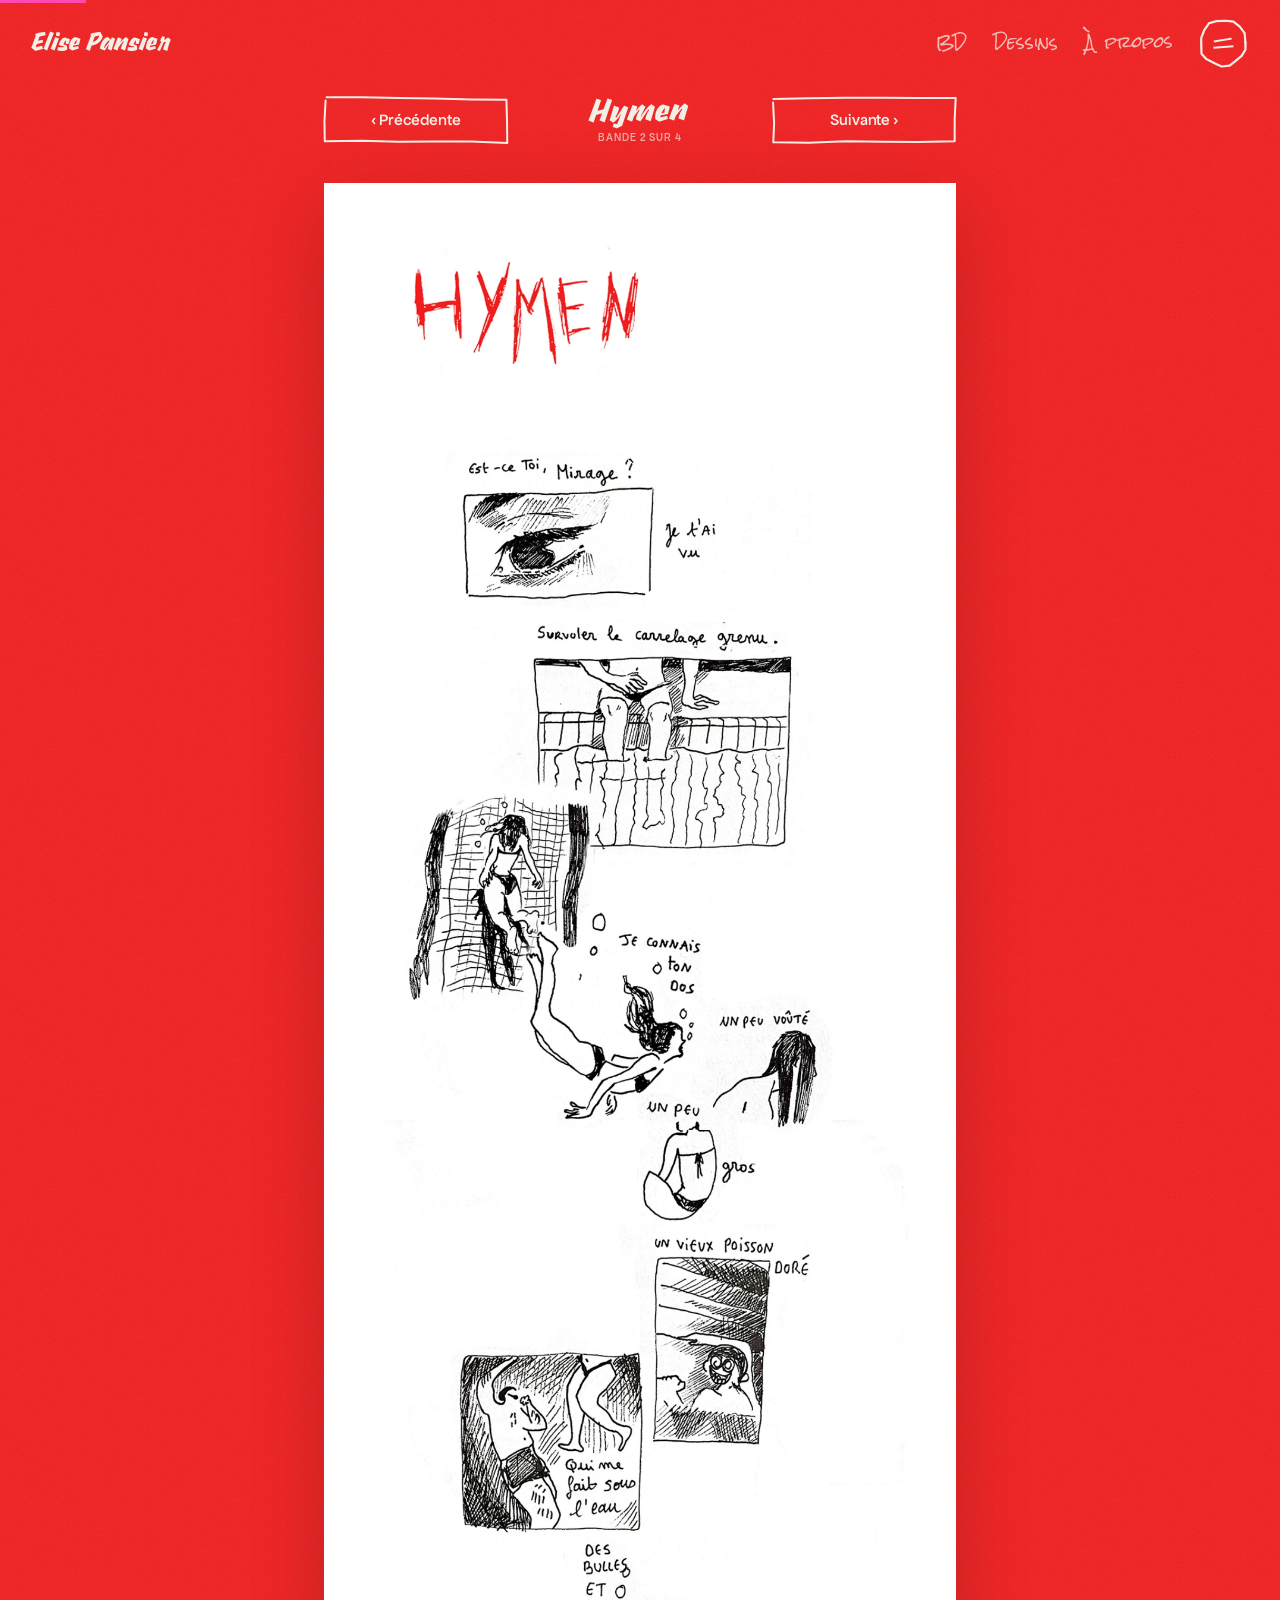
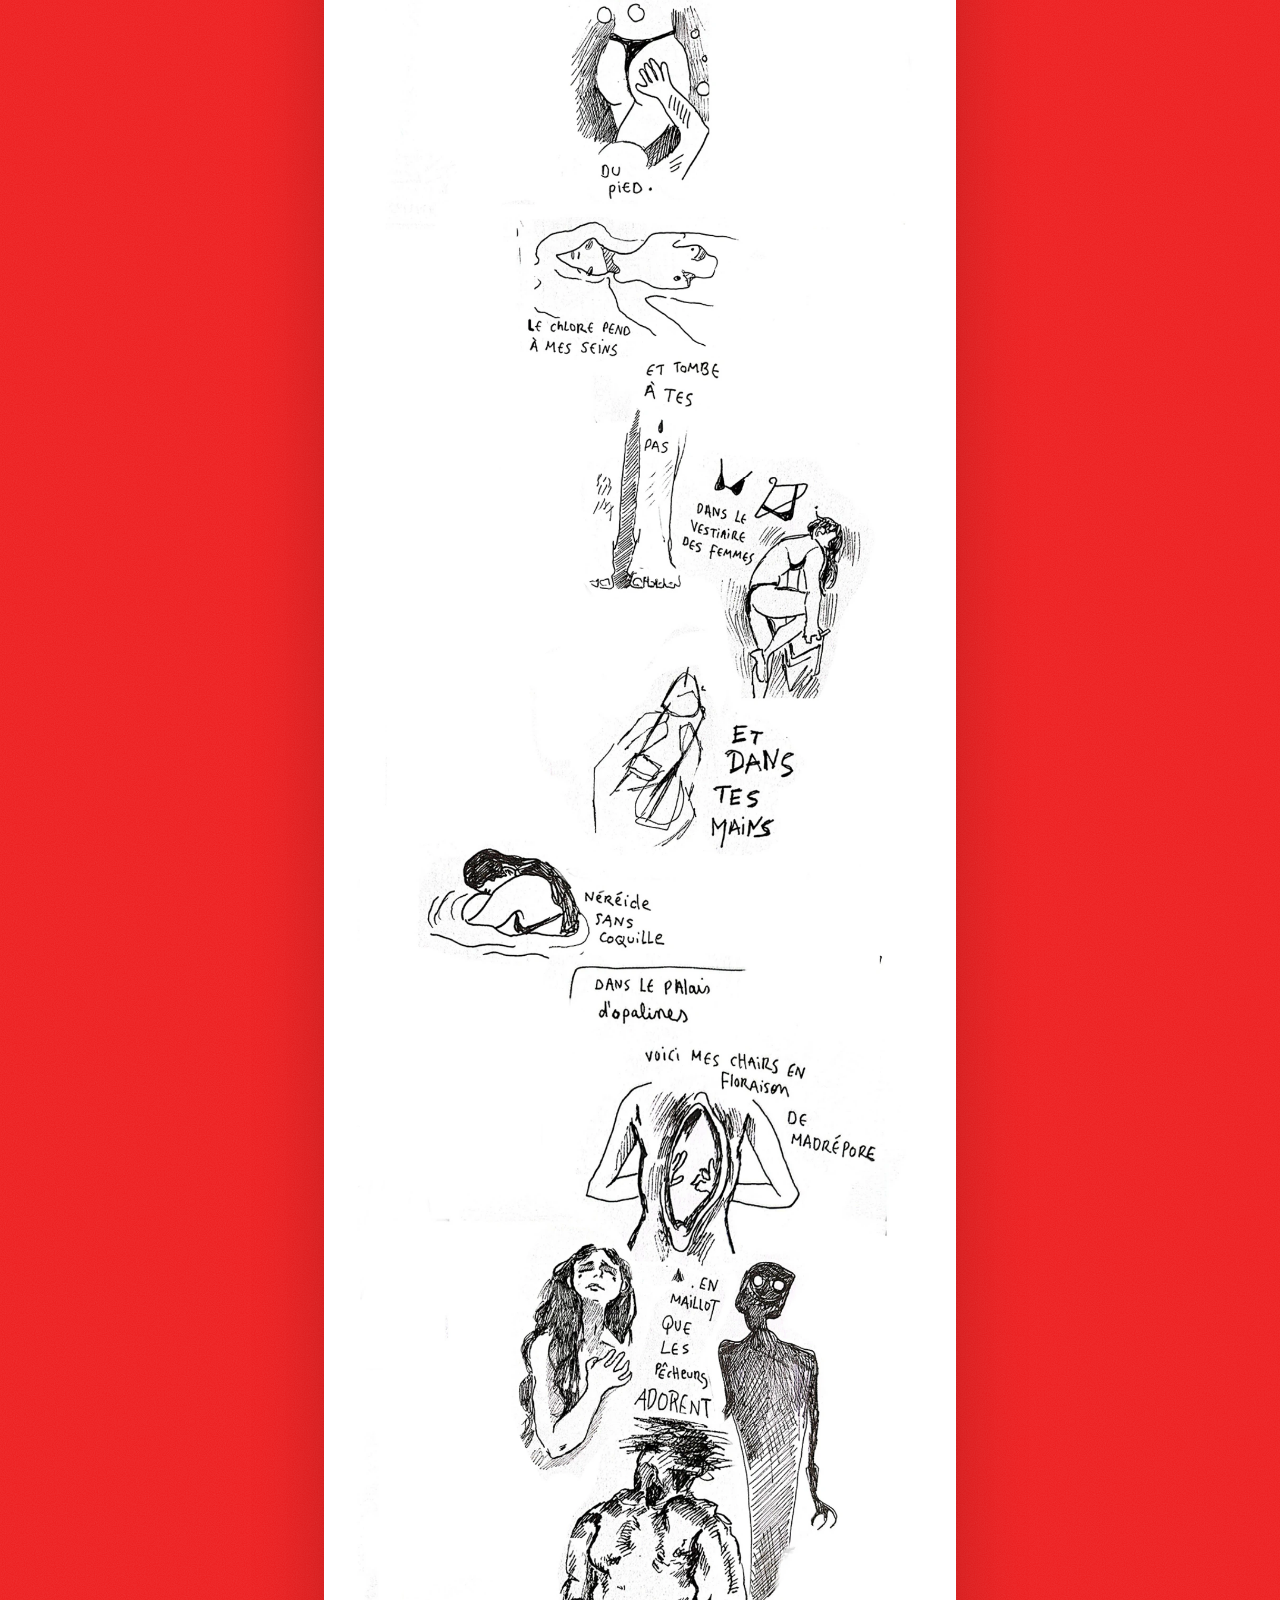
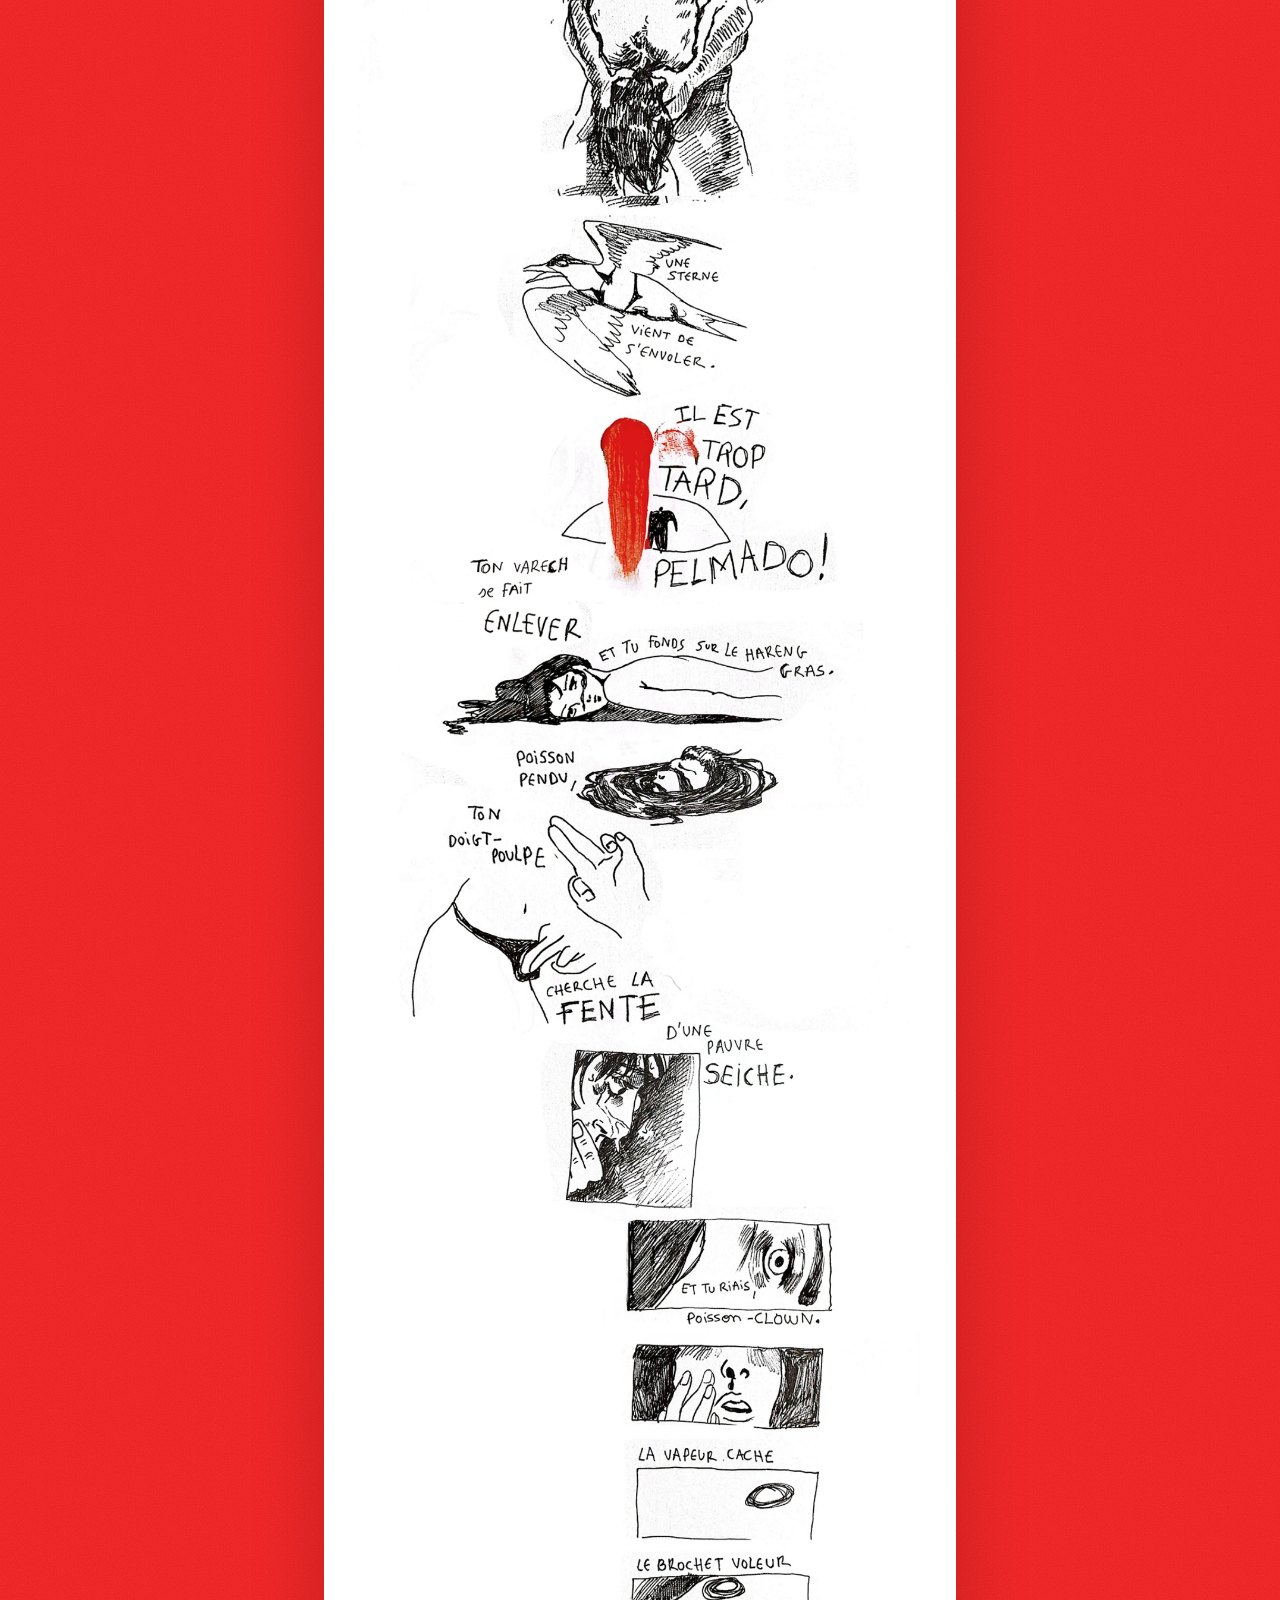
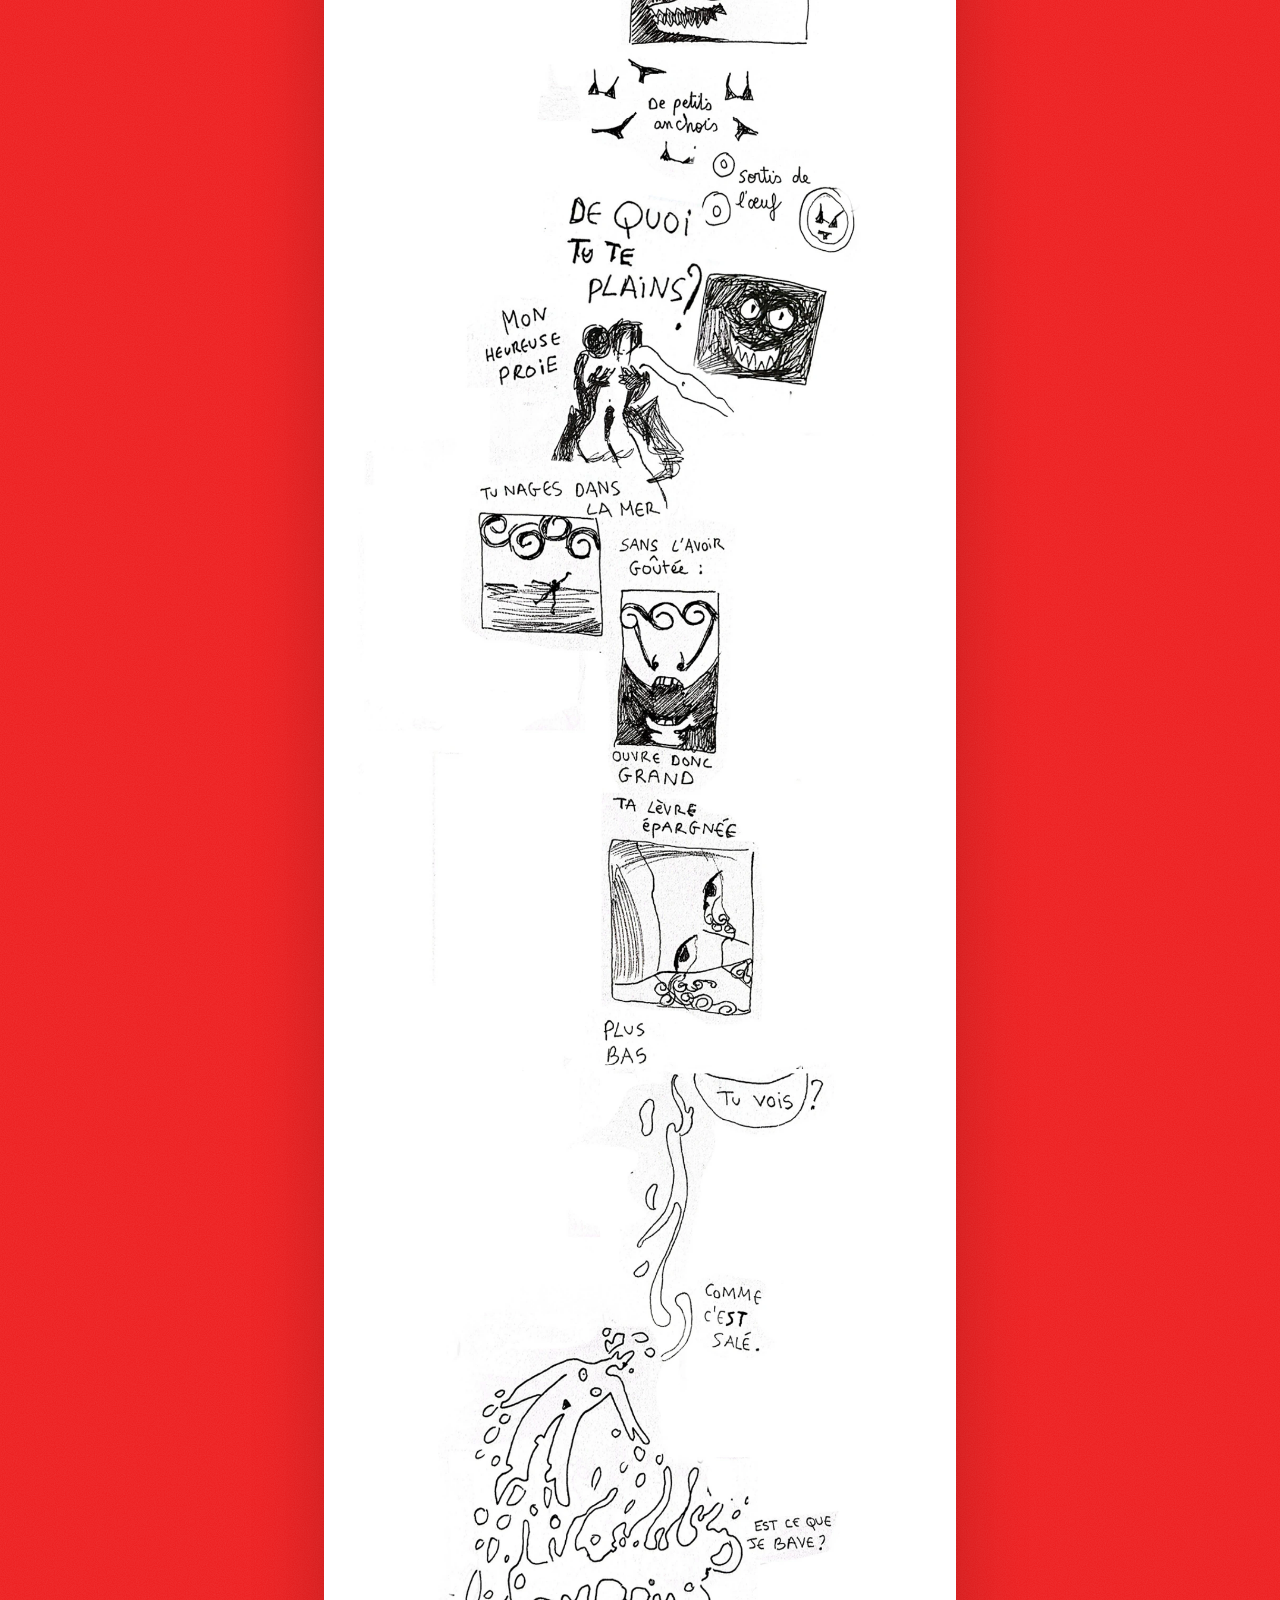
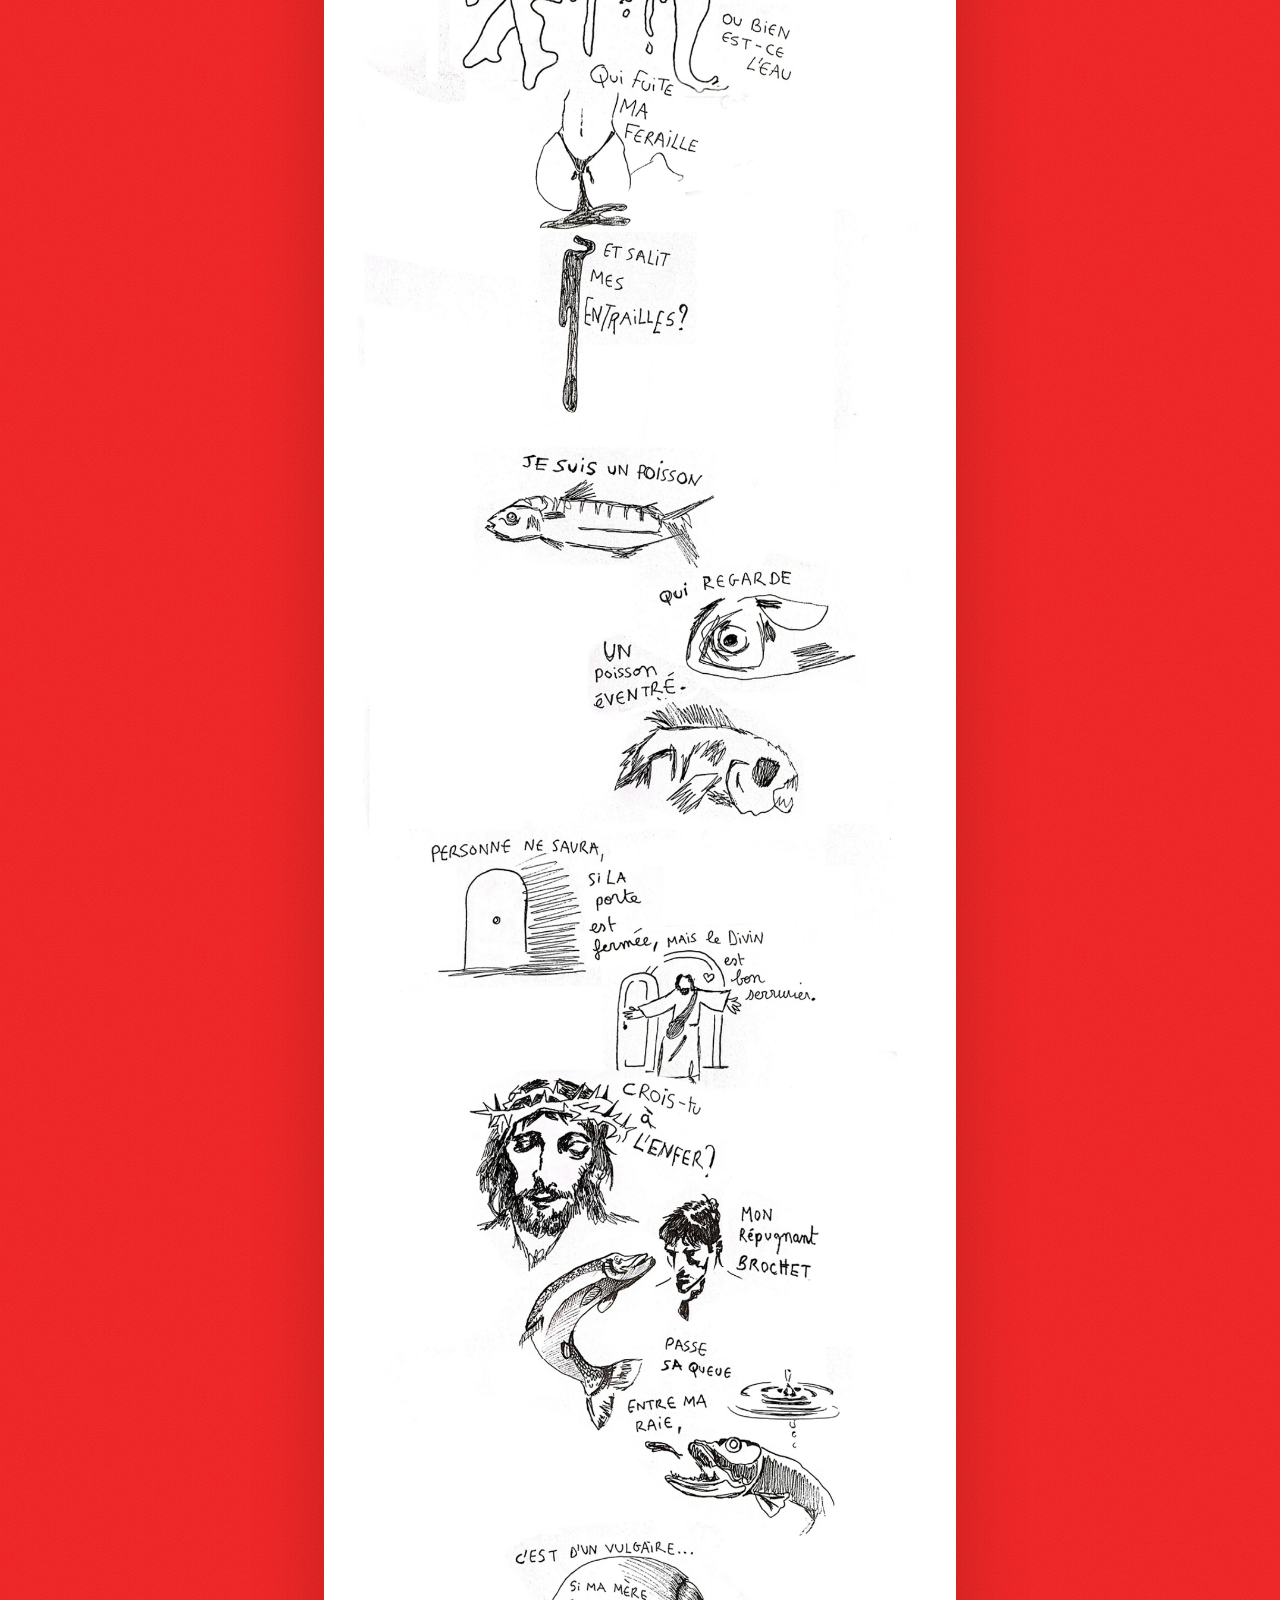
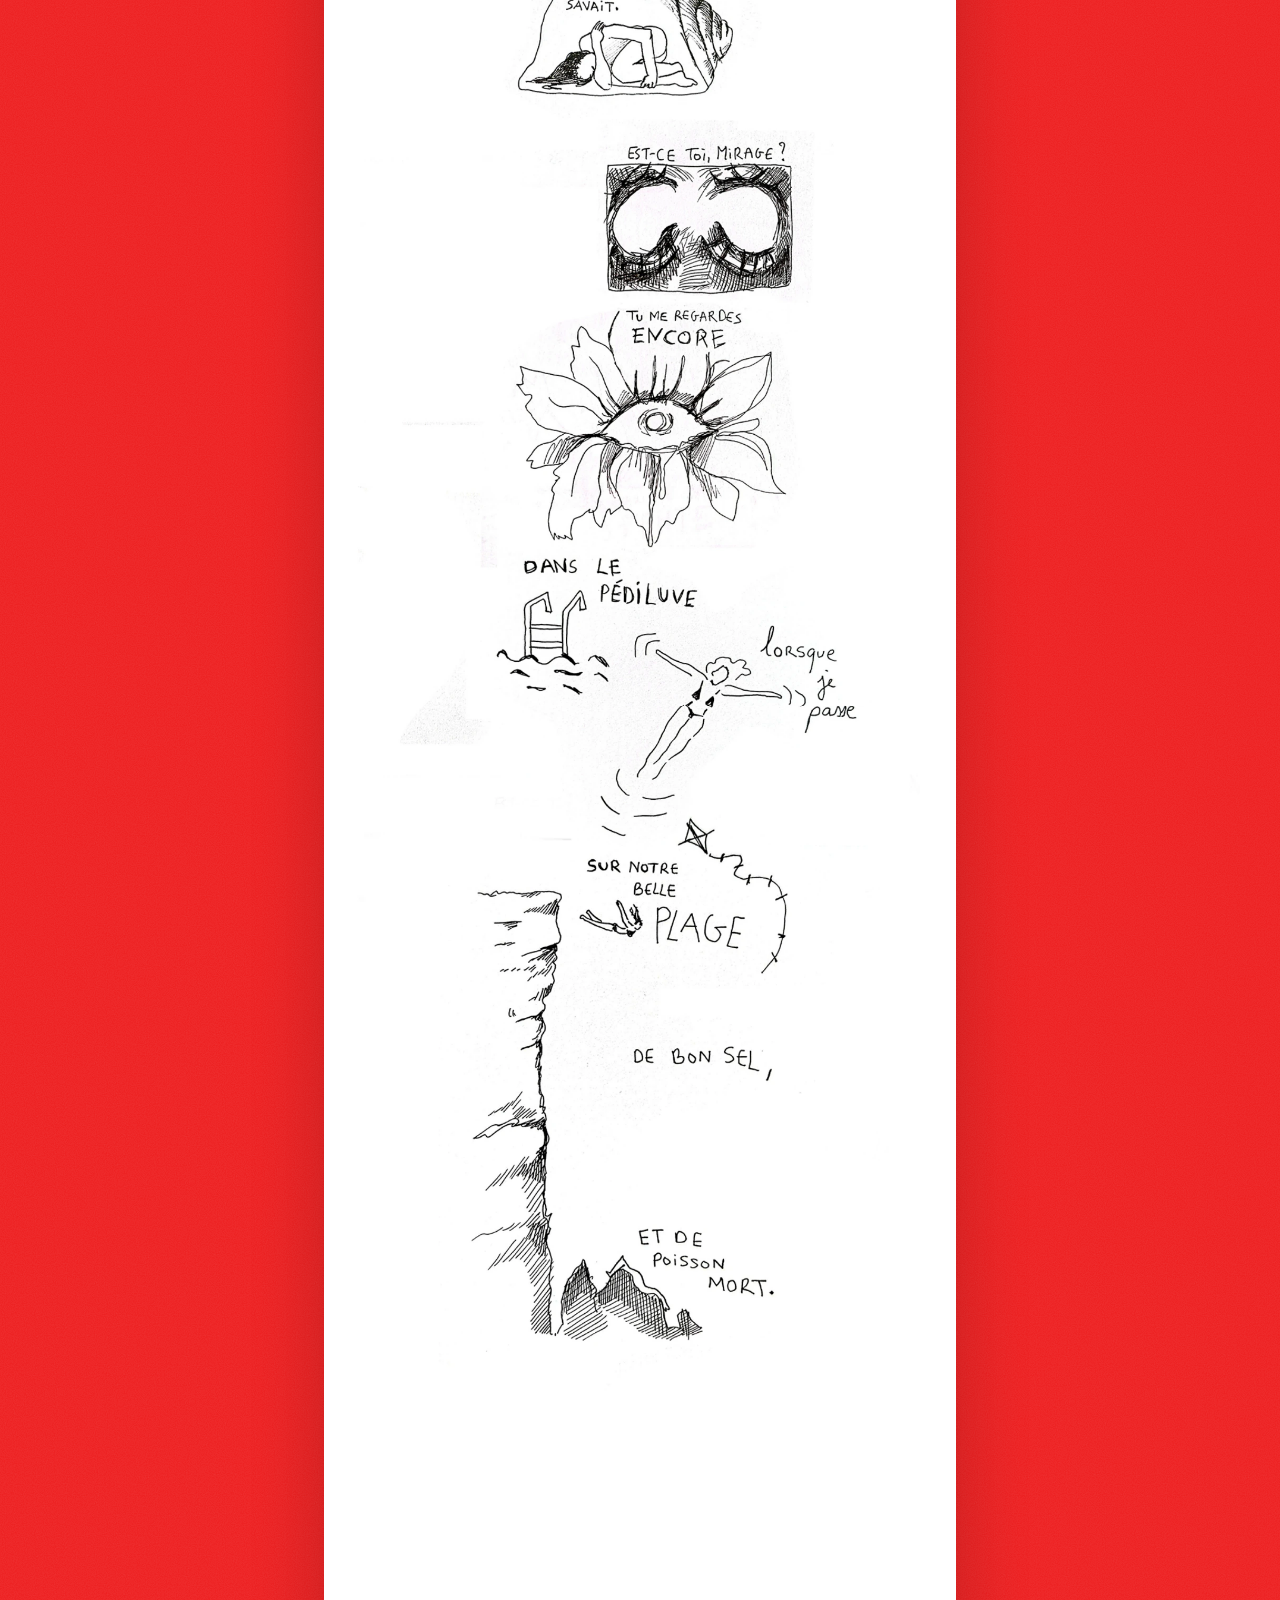
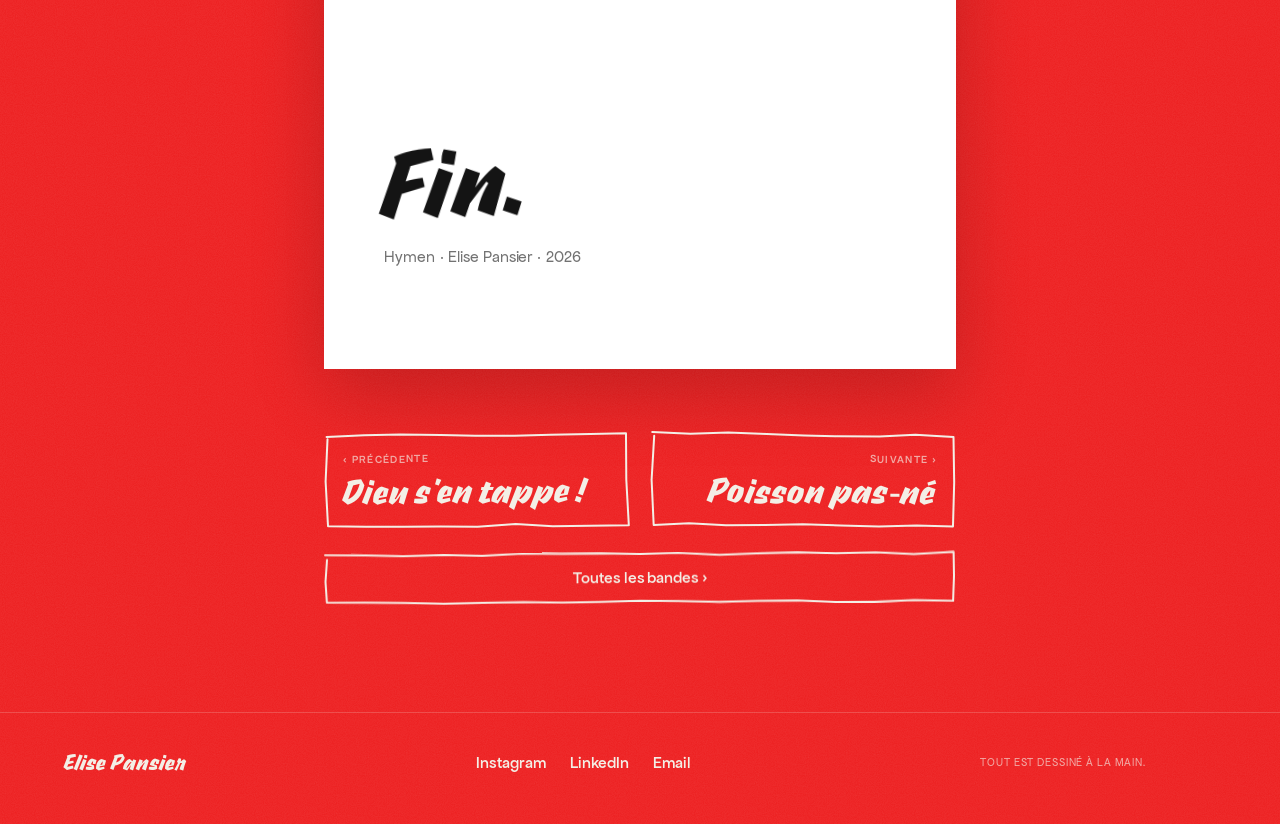
<file: bd/hymen.html>
<!DOCTYPE html>
<html lang="fr">
<head>
<meta charset="utf-8">
<meta name="viewport" content="width=device-width, initial-scale=1, viewport-fit=cover">
<title>Hymen — Elise Pansier</title>
<meta name="description" content="Elise Pansier. Bande dessinée, dessin, encre.">
<meta name="theme-color" content="#f3efe6">
<meta property="og:title" content="Hymen — Elise Pansier">
<meta property="og:description" content="Elise Pansier. Bande dessinée, dessin, encre.">
<meta property="og:image" content="https://raouf-hamouda.github.io/elise-pansier/og.jpg">
<meta property="og:image:width" content="1200"><meta property="og:image:height" content="630">
<meta property="og:type" content="website">
<meta name="twitter:card" content="summary_large_image">
<link rel="icon" type="image/png" sizes="32x32" href="../favicon-32.png">
<link rel="icon" type="image/png" sizes="256x256" href="../favicon.png">
<link rel="apple-touch-icon" href="../apple-touch-icon.png">
<link rel="preload" href="../fonts/sharpie/Sharpie-Variable.woff2" as="font" type="font/woff2" crossorigin>
<link rel="preload" href="../fonts/apfel-grotezk/ApfelGrotezk-Regular.woff2" as="font" type="font/woff2" crossorigin>
<link rel="preload" href="../fonts/rock-salt/RockSalt-Regular.woff2" as="font" type="font/woff2" crossorigin>
<link rel="stylesheet" href="../site.css">
</head>
<body>
<div class="sheet" data-words="Dieu s&#x27;en tappe !|Hymen|Poisson pas‑né|Drunker"><div class="sheet__words"></div></div>
<canvas class="pencil" aria-hidden="true"></canvas>
<header class="nav">
  <a class="nav__name boil--hover" href="../index.html">Elise Pansier</a>
  <div class="nav__right">
    <ul class="nav__links">
      <li><a href="../bandes.html">BD</a></li>
      <li><a href="../index.html#dessins">Dessins</a></li>
      <li><a href="../index.html#apropos">À propos</a></li>
    </ul>
    <button class="menu-btn" data-module="menu-btn" aria-expanded="false" aria-label="Menu"><span class="menu-btn__bg"></span><span class="menu-btn__lines"></span></button>
  </div>
</header>
<nav class="menu">
  <ul class="menu__links">
    <li><a href="../index.html">Accueil</a></li>
    <li><a href="../bandes.html">Bandes dessinées</a></li>
    <li><a href="../index.html#dessins">Dessins</a></li>
    <li><a href="../index.html#apropos">À propos</a></li>
  </ul>
  <div class="menu__contact">
    <a href="https://www.instagram.com/pain_.au_chocolat/" target="_blank" rel="noopener"><span>Instagram</span><i>↗</i></a>
    <a href="https://www.linkedin.com/in/elise-pansier-31a0bb278/" target="_blank" rel="noopener"><span>LinkedIn</span><i>↗</i></a>
    <a href="mailto:elise.pansier@gmail.com"><span>elise.pansier@gmail.com</span><i>→</i></a>
  </div>
  <div class="menu__foot"><span>Elise Pansier</span><span>Bande dessinée, dessin, encre.</span><span>Paris</span></div>
</nav>
<button class="totop" data-module="totop" aria-label="Remonter"><svg class="arrow" viewBox="0 0 24 24" aria-hidden="true"><path d="M12.3 19.6 C12 15 12.2 10 11.8 5.2 M5.6 11.4 C7.8 9.2 9.9 6.8 11.9 4.6 C14.2 6.9 16.1 9.3 18.2 11.1"/></svg></button>
<div class="cursor"><div class="cursor__dot"></div><div class="cursor__ring"><span class="cursor__text"></span></div></div>

<main data-page="bd" data-module="theme" data-plate="#ed1f20" data-dark="1">
  <header class="reader-top">
    <a class="pill" href="dieu-s-en-tappe.html">‹ Précédente</a>
    <div class="reader-top__mid"><b>Hymen</b><a href="../bandes.html">Bande 2 sur 4</a></div>
    <a class="pill" href="poisson-pas-ne.html">Suivante ›</a>
  </header>
  <section class="strip" data-module="reader" data-strip="hymen" aria-label="Hymen">
    <div class="strip__progress"><i></i></div>
    <div class="bd-planches">
      <figure class="bd-planche"><img data-src="../assets/strips/hymen/000.webp" width="1200" height="1800" alt="" decoding="async"></figure>
      <figure class="bd-planche"><img data-src="../assets/strips/hymen/001.webp" width="1200" height="1800" alt="" decoding="async"></figure>
      <figure class="bd-planche"><img data-src="../assets/strips/hymen/002.webp" width="1200" height="1800" alt="" decoding="async"></figure>
      <figure class="bd-planche"><img data-src="../assets/strips/hymen/003.webp" width="1200" height="1800" alt="" decoding="async"></figure>
      <figure class="bd-planche"><img data-src="../assets/strips/hymen/004.webp" width="1200" height="1800" alt="" decoding="async"></figure>
      <figure class="bd-planche"><img data-src="../assets/strips/hymen/005.webp" width="1200" height="1800" alt="" decoding="async"></figure>
      <figure class="bd-planche"><img data-src="../assets/strips/hymen/006.webp" width="1200" height="1800" alt="" decoding="async"></figure>
      <figure class="bd-planche"><img data-src="../assets/strips/hymen/007.webp" width="1200" height="1800" alt="" decoding="async"></figure>
      <figure class="bd-planche"><img data-src="../assets/strips/hymen/008.webp" width="1200" height="1800" alt="" decoding="async"></figure>
      <figure class="bd-planche"><img data-src="../assets/strips/hymen/009.webp" width="1200" height="1800" alt="" decoding="async"></figure>
      <div class="fin"><p class="hand fin__word">Fin.</p><p class="fin__meta">Hymen · Elise Pansier · 2026</p></div>
    </div>
  </section>
  <section class="reader-end">
    <nav class="chapters">
      <a class="chapters__card" href="dieu-s-en-tappe.html"><span class="eyebrow">‹ Précédente</span><b class="hand">Dieu s&#x27;en tappe !</b></a>
      <a class="chapters__card" href="poisson-pas-ne.html"><span class="eyebrow">Suivante ›</span><b class="hand">Poisson pas‑né</b></a>
    </nav>
    <a class="pill pill--wide" href="../bandes.html">Toutes les bandes ›</a>
  </section>
</main>
<footer class="foot">
  <span class="hand">Elise Pansier</span>
  <div class="foot__links"><a href="https://www.instagram.com/pain_.au_chocolat/" target="_blank" rel="noopener">Instagram</a><a href="https://www.linkedin.com/in/elise-pansier-31a0bb278/" target="_blank" rel="noopener">LinkedIn</a><a href="mailto:elise.pansier@gmail.com">Email</a></div>
  <span class="foot__note">Tout est dessiné à la main.</span>
</footer>
<script src="../js/vendor/lenis.min.js"></script>
<script src="../js/kit-type.js"></script>
<script src="../js/kit-bd.js"></script>
<script src="../js/kit-web.js"></script>
<script src="../js/site.js"></script>
</body>
</html>
</file>
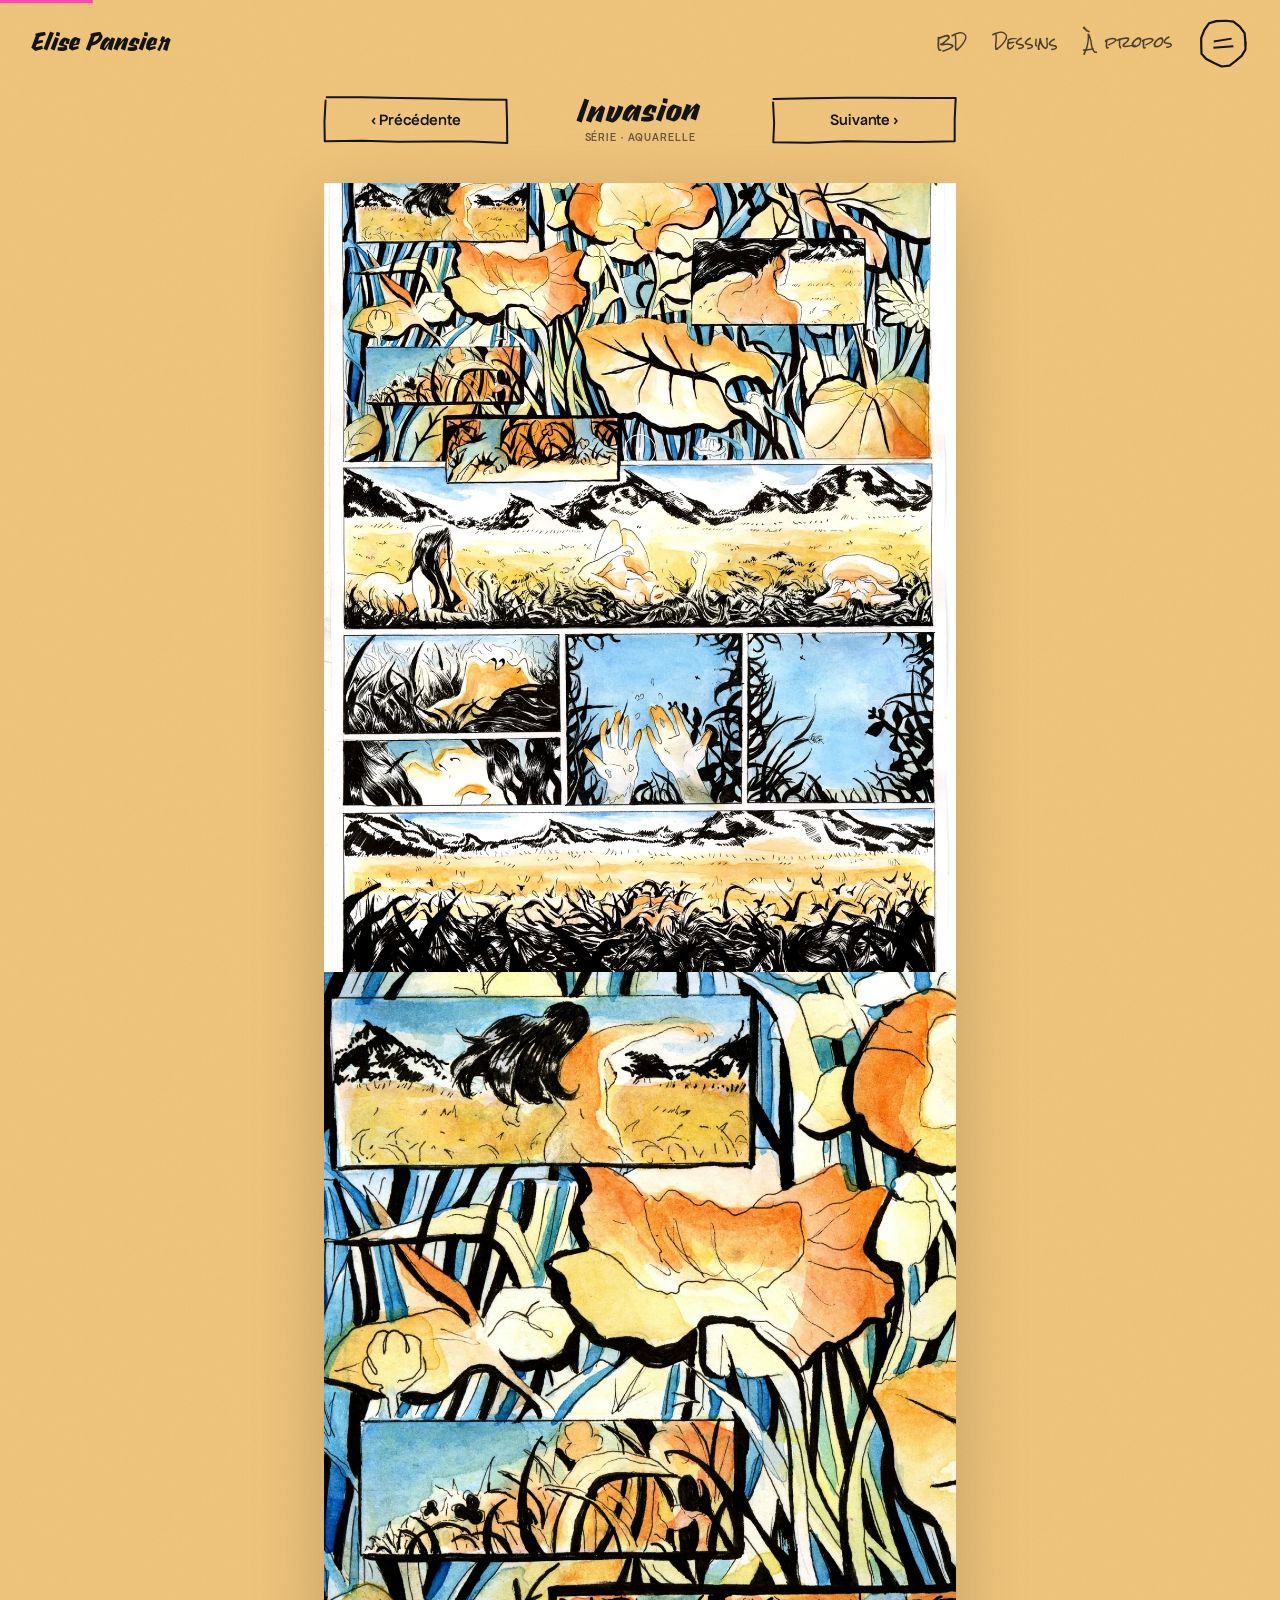
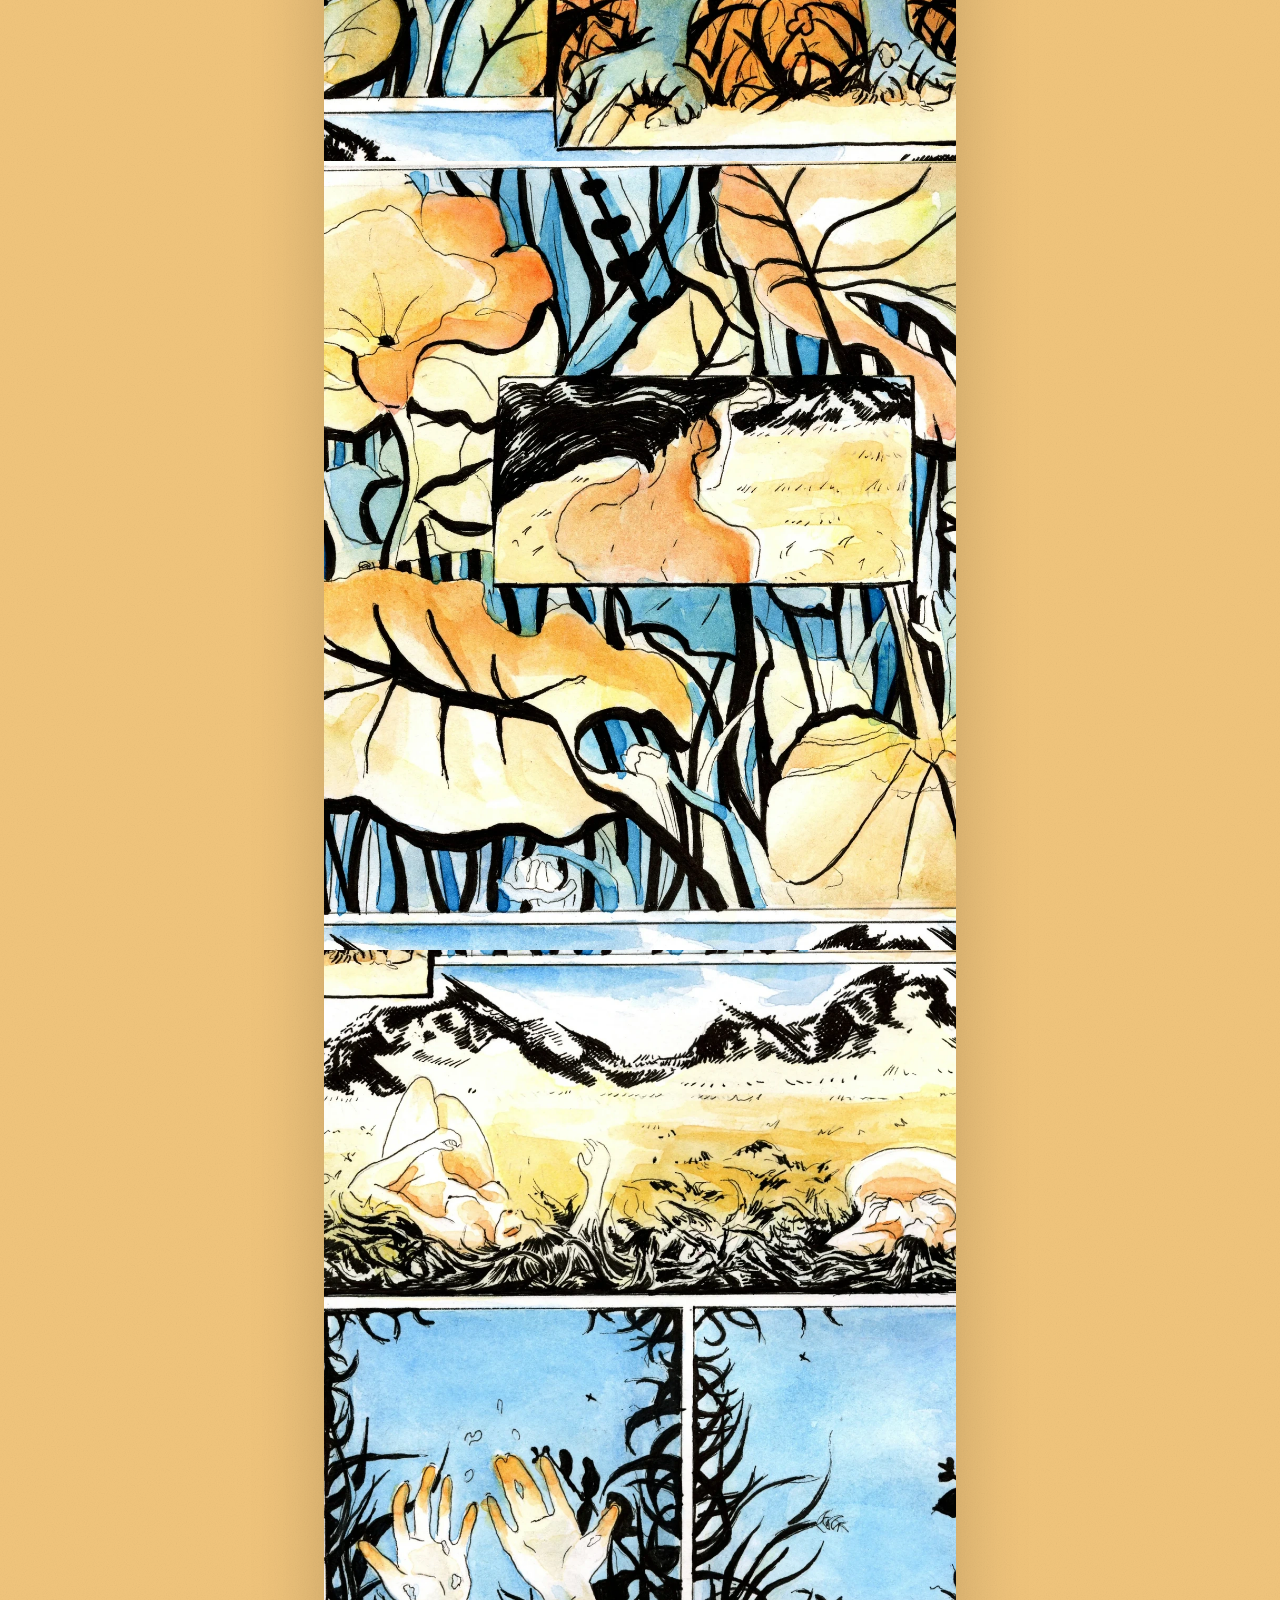
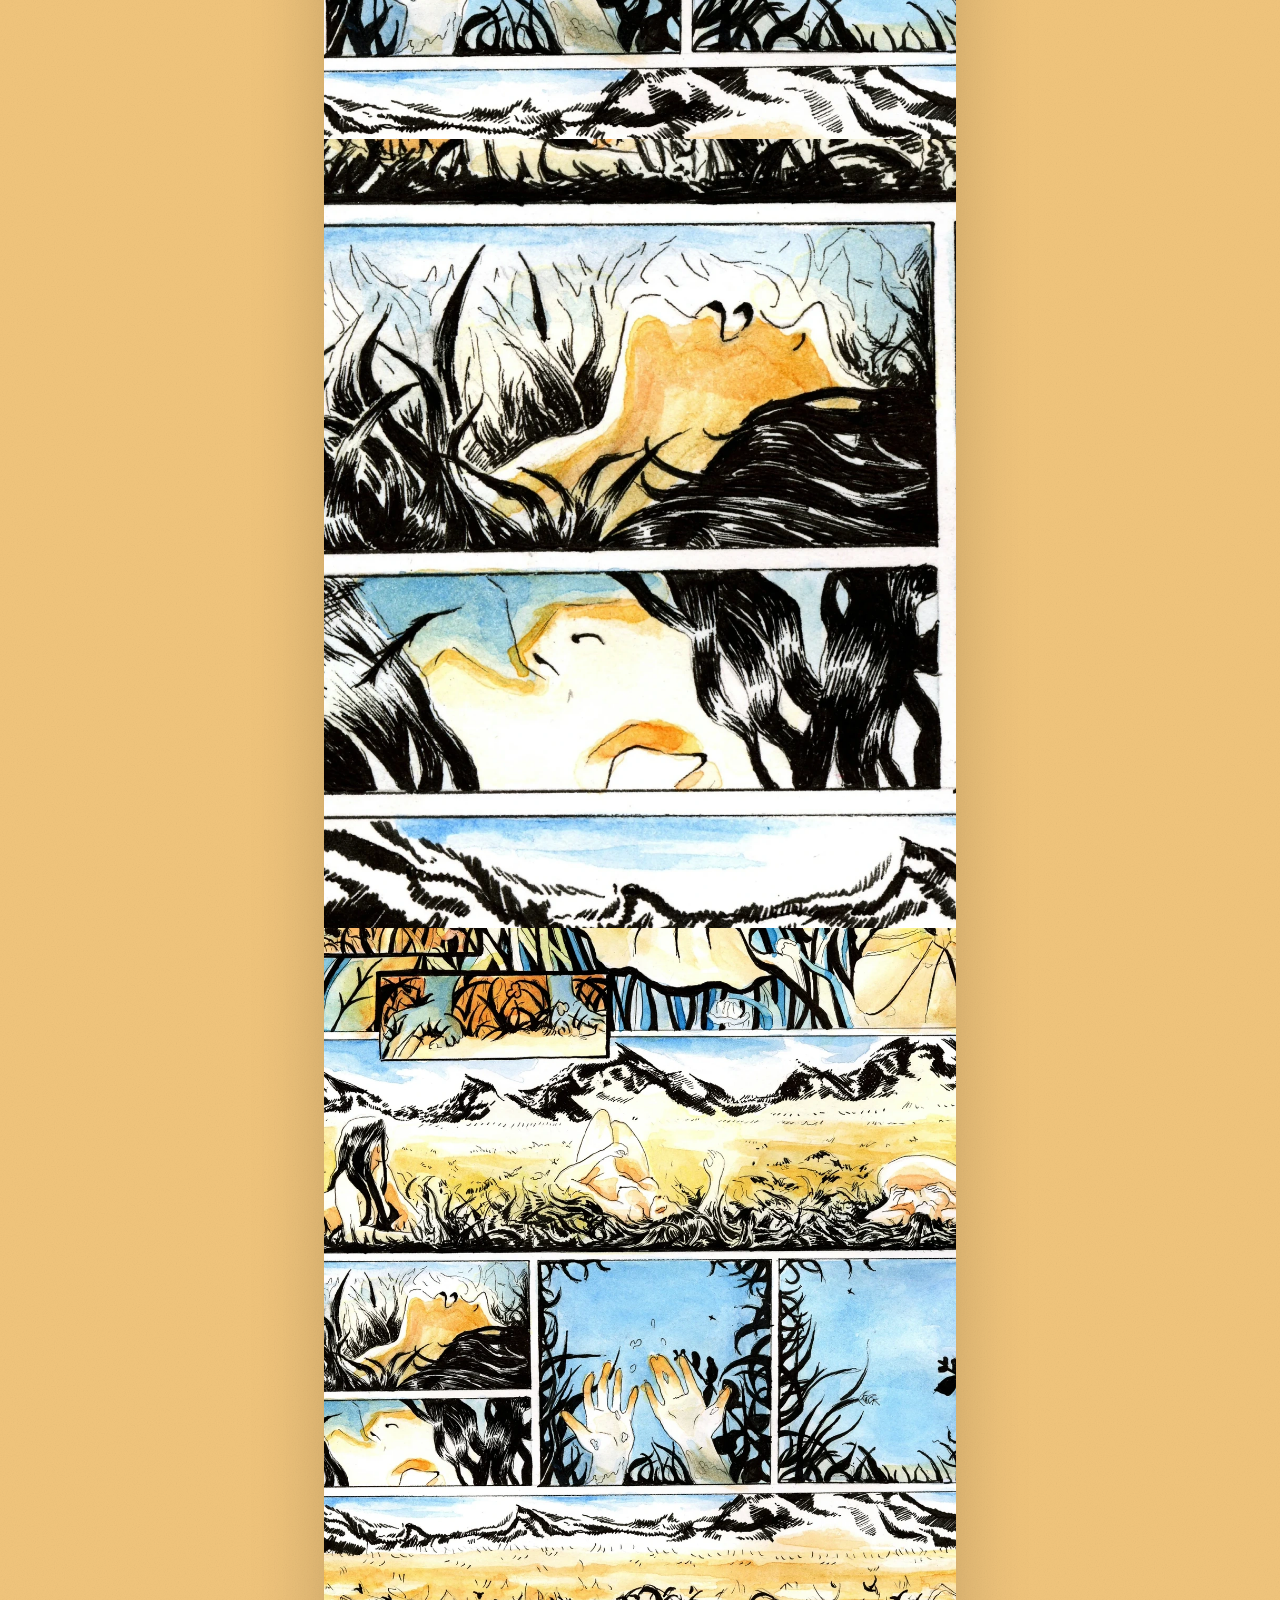
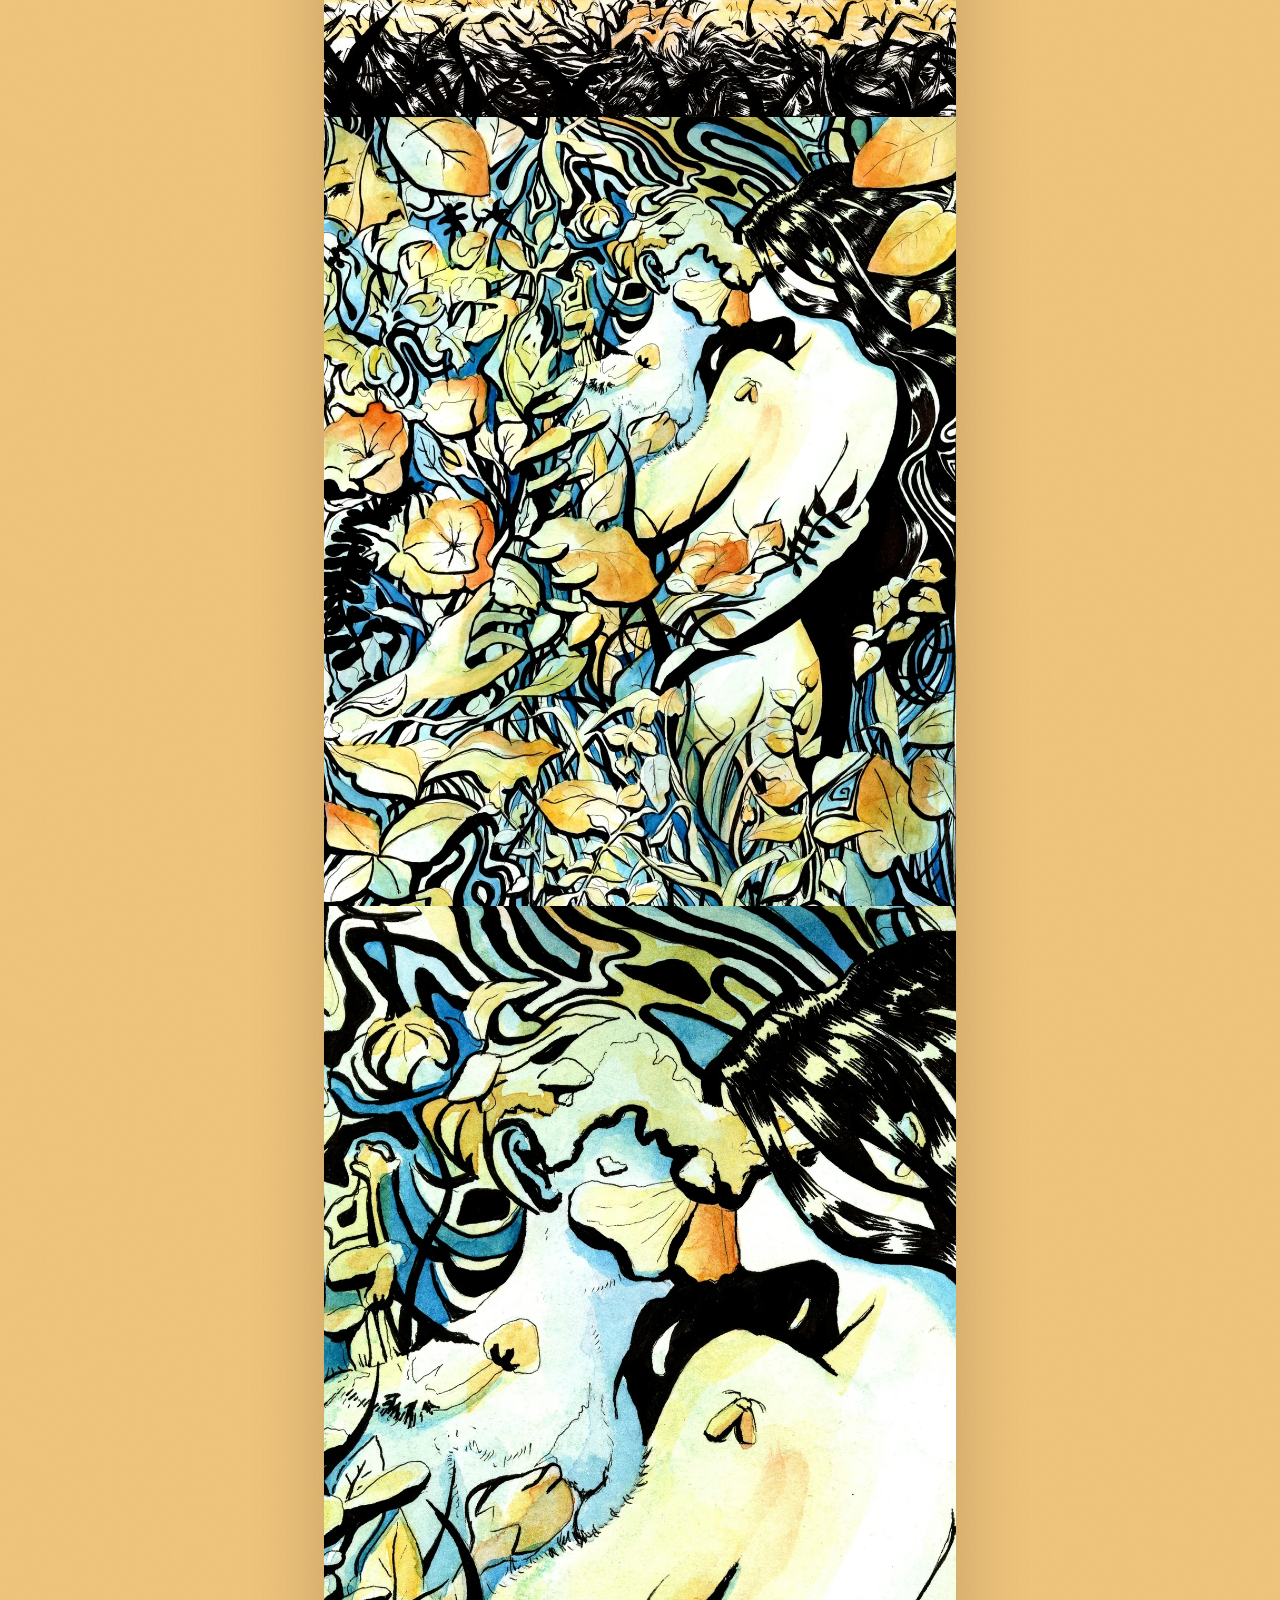
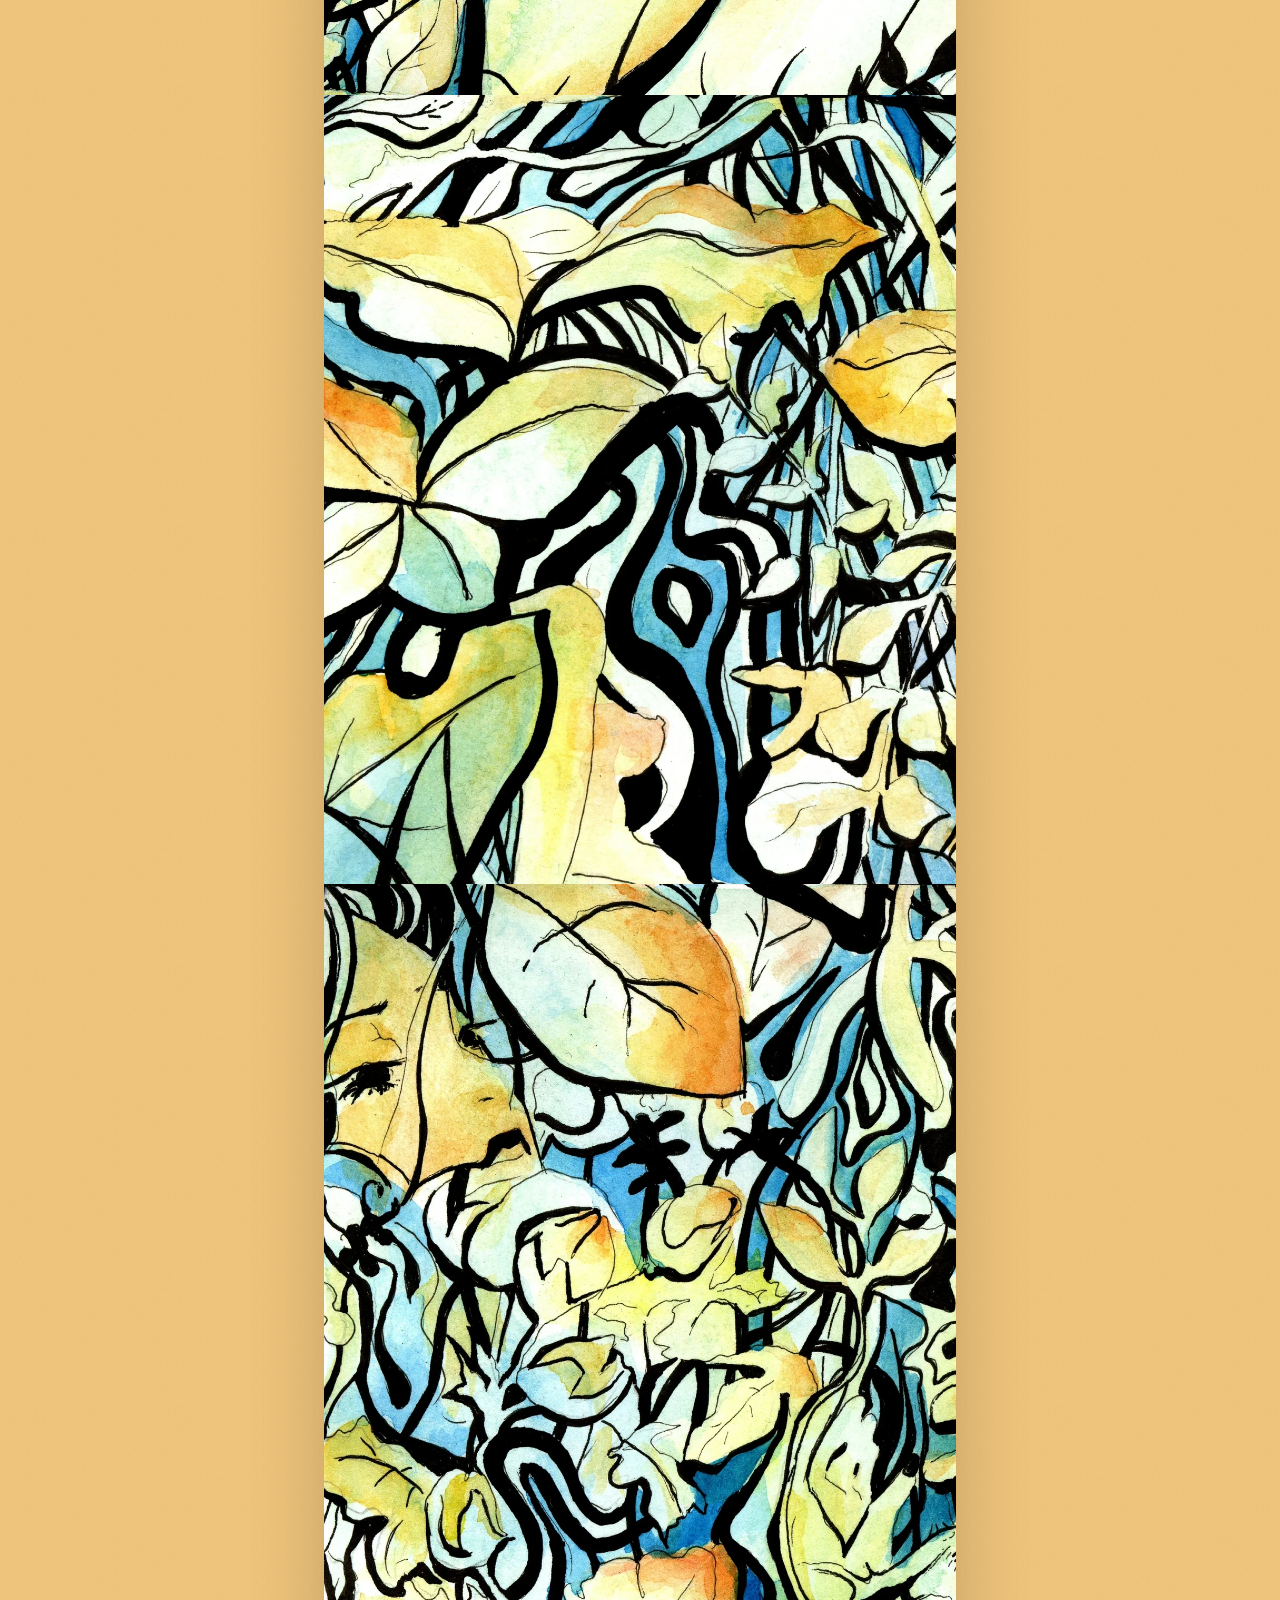
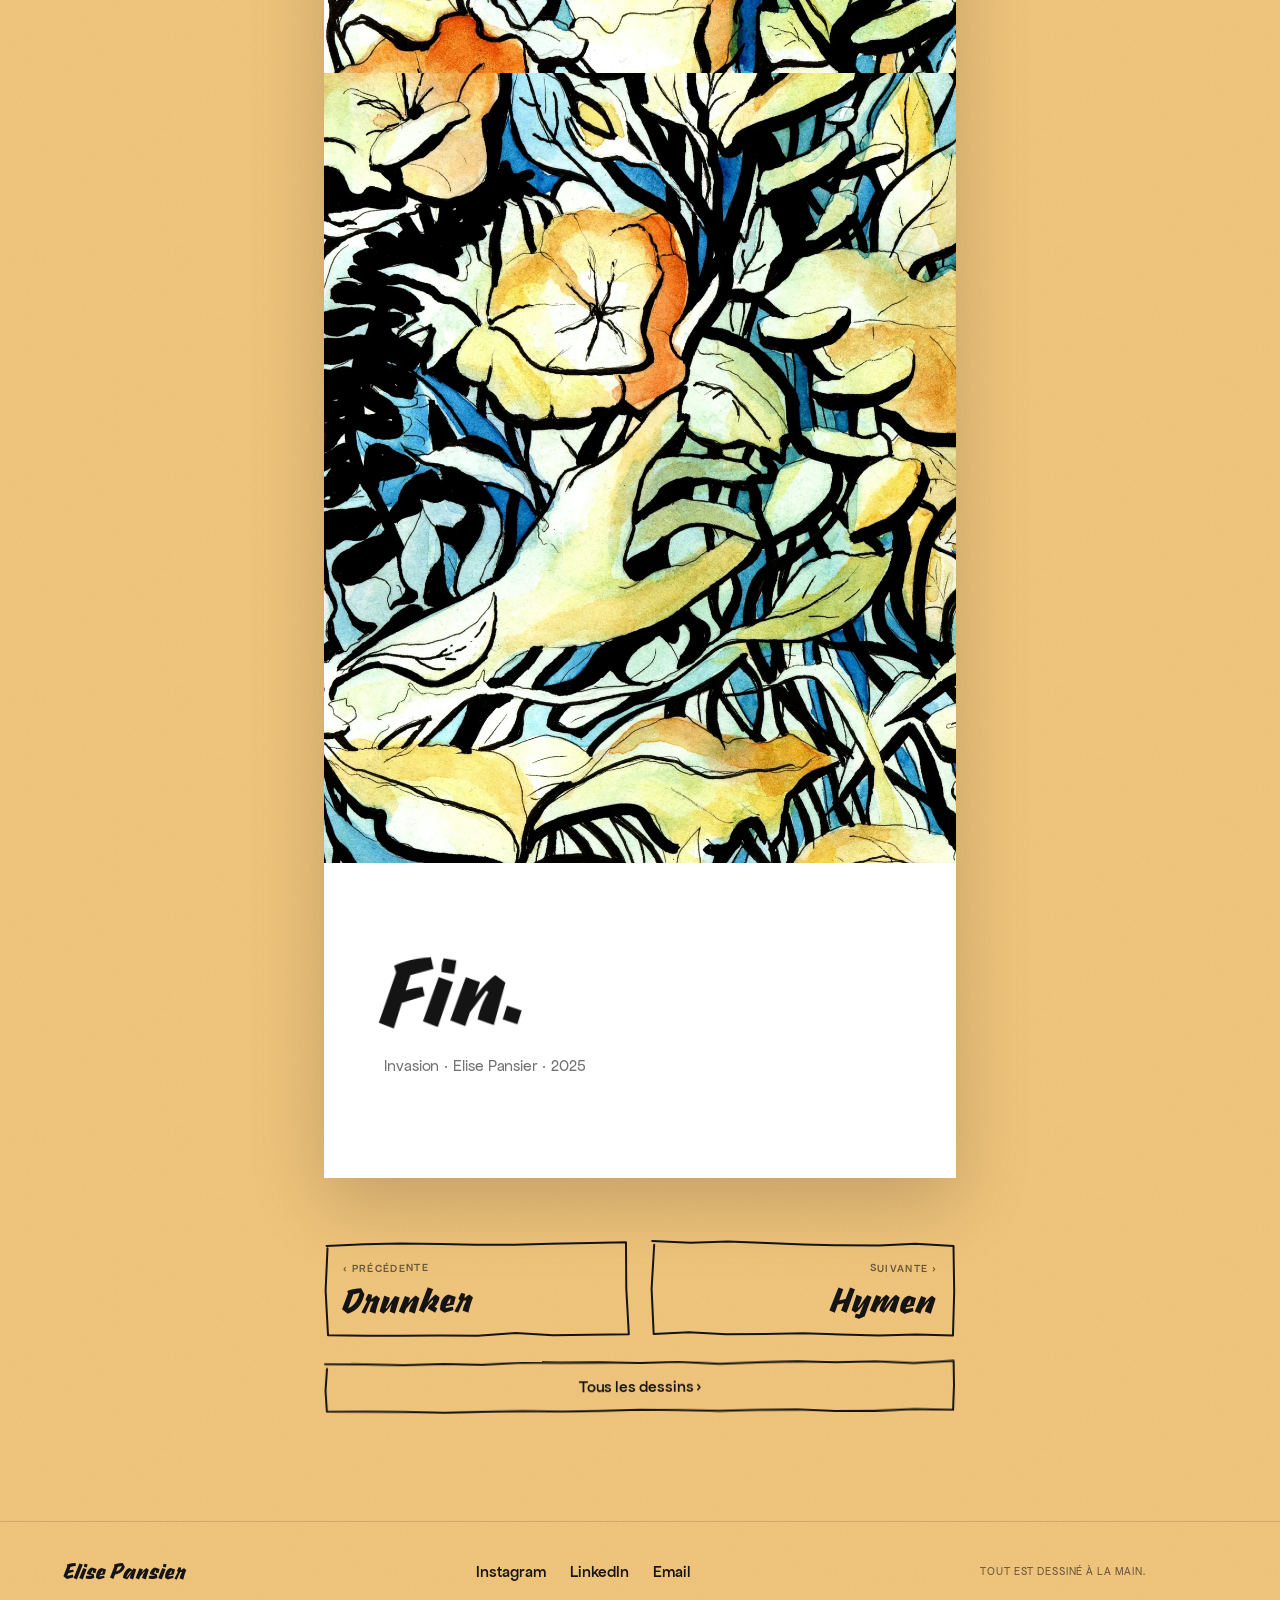
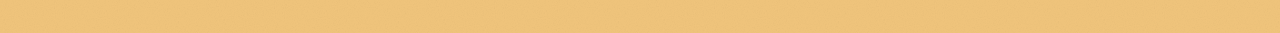
<file: bd/invasion.html>
<!DOCTYPE html>
<html lang="fr">
<head>
<meta charset="utf-8">
<meta name="viewport" content="width=device-width, initial-scale=1, viewport-fit=cover">
<title>Invasion — Elise Pansier</title>
<meta name="description" content="Elise Pansier. Bande dessinée, dessin, encre.">
<meta name="theme-color" content="#f3efe6">
<meta property="og:title" content="Invasion — Elise Pansier">
<meta property="og:description" content="Elise Pansier. Bande dessinée, dessin, encre.">
<meta property="og:image" content="https://raouf-hamouda.github.io/elise-pansier/og.jpg">
<meta property="og:image:width" content="1200"><meta property="og:image:height" content="630">
<meta property="og:type" content="website">
<meta name="twitter:card" content="summary_large_image">
<link rel="icon" type="image/png" sizes="32x32" href="../favicon-32.png">
<link rel="icon" type="image/png" sizes="256x256" href="../favicon.png">
<link rel="apple-touch-icon" href="../apple-touch-icon.png">
<link rel="preload" href="../fonts/sharpie/Sharpie-Variable.woff2" as="font" type="font/woff2" crossorigin>
<link rel="preload" href="../fonts/apfel-grotezk/ApfelGrotezk-Regular.woff2" as="font" type="font/woff2" crossorigin>
<link rel="preload" href="../fonts/rock-salt/RockSalt-Regular.woff2" as="font" type="font/woff2" crossorigin>
<link rel="stylesheet" href="../site.css">
</head>
<body>
<div class="sheet" data-words="Dieu s&#x27;en tappe !|Hymen|Poisson pas‑né|Drunker"><div class="sheet__words"></div></div>
<canvas class="pencil" aria-hidden="true"></canvas>
<header class="nav">
  <a class="nav__name boil--hover" href="../index.html">Elise Pansier</a>
  <div class="nav__right">
    <ul class="nav__links">
      <li><a href="../bandes.html">BD</a></li>
      <li><a href="../index.html#dessins">Dessins</a></li>
      <li><a href="../index.html#apropos">À propos</a></li>
    </ul>
    <button class="menu-btn" data-module="menu-btn" aria-expanded="false" aria-label="Menu"><span class="menu-btn__bg"></span><span class="menu-btn__lines"></span></button>
  </div>
</header>
<nav class="menu">
  <ul class="menu__links">
    <li><a href="../index.html">Accueil</a></li>
    <li><a href="../bandes.html">Bandes dessinées</a></li>
    <li><a href="../index.html#dessins">Dessins</a></li>
    <li><a href="../index.html#apropos">À propos</a></li>
  </ul>
  <div class="menu__contact">
    <a href="https://www.instagram.com/pain_.au_chocolat/" target="_blank" rel="noopener"><span>Instagram</span><i>↗</i></a>
    <a href="https://www.linkedin.com/in/elise-pansier-31a0bb278/" target="_blank" rel="noopener"><span>LinkedIn</span><i>↗</i></a>
    <a href="mailto:elise.pansier@gmail.com"><span>elise.pansier@gmail.com</span><i>→</i></a>
  </div>
  <div class="menu__foot"><span>Elise Pansier</span><span>Bande dessinée, dessin, encre.</span><span>Paris</span></div>
</nav>
<button class="totop" data-module="totop" aria-label="Remonter"><svg class="arrow" viewBox="0 0 24 24" aria-hidden="true"><path d="M12.3 19.6 C12 15 12.2 10 11.8 5.2 M5.6 11.4 C7.8 9.2 9.9 6.8 11.9 4.6 C14.2 6.9 16.1 9.3 18.2 11.1"/></svg></button>
<div class="cursor"><div class="cursor__dot"></div><div class="cursor__ring"><span class="cursor__text"></span></div></div>

<main data-page="bd" data-module="theme" data-plate="#f1c57c" data-dark="0">
  <header class="reader-top">
    <a class="pill" href="drunker.html">‹ Précédente</a>
    <div class="reader-top__mid"><b>Invasion</b><a href="../index.html#dessins">Série · aquarelle</a></div>
    <a class="pill" href="hymen.html">Suivante ›</a>
  </header>
  <section class="strip" data-module="reader" data-strip="invasion" aria-label="Invasion">
    <div class="strip__progress"><i></i></div>
    <div class="bd-planches">
      <figure class="bd-planche"><img data-src="../assets/strips/invasion/000.webp" width="1200" height="1500" alt="" decoding="async"></figure>
      <figure class="bd-planche"><img data-src="../assets/strips/invasion/001.webp" width="1200" height="1500" alt="" decoding="async"></figure>
      <figure class="bd-planche"><img data-src="../assets/strips/invasion/002.webp" width="1200" height="1500" alt="" decoding="async"></figure>
      <figure class="bd-planche"><img data-src="../assets/strips/invasion/003.webp" width="1200" height="1500" alt="" decoding="async"></figure>
      <figure class="bd-planche"><img data-src="../assets/strips/invasion/004.webp" width="1200" height="1500" alt="" decoding="async"></figure>
      <figure class="bd-planche"><img data-src="../assets/strips/invasion/005.webp" width="1200" height="1500" alt="" decoding="async"></figure>
      <figure class="bd-planche"><img data-src="../assets/strips/invasion/006.webp" width="1200" height="1500" alt="" decoding="async"></figure>
      <figure class="bd-planche"><img data-src="../assets/strips/invasion/007.webp" width="1200" height="1500" alt="" decoding="async"></figure>
      <figure class="bd-planche"><img data-src="../assets/strips/invasion/008.webp" width="1200" height="1500" alt="" decoding="async"></figure>
      <figure class="bd-planche"><img data-src="../assets/strips/invasion/009.webp" width="1200" height="1500" alt="" decoding="async"></figure>
      <figure class="bd-planche"><img data-src="../assets/strips/invasion/010.webp" width="1200" height="1500" alt="" decoding="async"></figure>
      <div class="fin"><p class="hand fin__word">Fin.</p><p class="fin__meta">Invasion · Elise Pansier · 2025</p></div>
    </div>
  </section>
  <section class="reader-end">
    <nav class="chapters">
      <a class="chapters__card" href="drunker.html"><span class="eyebrow">‹ Précédente</span><b class="hand">Drunker</b></a>
      <a class="chapters__card" href="hymen.html"><span class="eyebrow">Suivante ›</span><b class="hand">Hymen</b></a>
    </nav>
    <a class="pill pill--wide" href="../index.html#dessins">Tous les dessins ›</a>
  </section>
</main>
<footer class="foot">
  <span class="hand">Elise Pansier</span>
  <div class="foot__links"><a href="https://www.instagram.com/pain_.au_chocolat/" target="_blank" rel="noopener">Instagram</a><a href="https://www.linkedin.com/in/elise-pansier-31a0bb278/" target="_blank" rel="noopener">LinkedIn</a><a href="mailto:elise.pansier@gmail.com">Email</a></div>
  <span class="foot__note">Tout est dessiné à la main.</span>
</footer>
<script src="../js/vendor/lenis.min.js"></script>
<script src="../js/kit-type.js"></script>
<script src="../js/kit-bd.js"></script>
<script src="../js/kit-web.js"></script>
<script src="../js/site.js"></script>
</body>
</html>
</file>
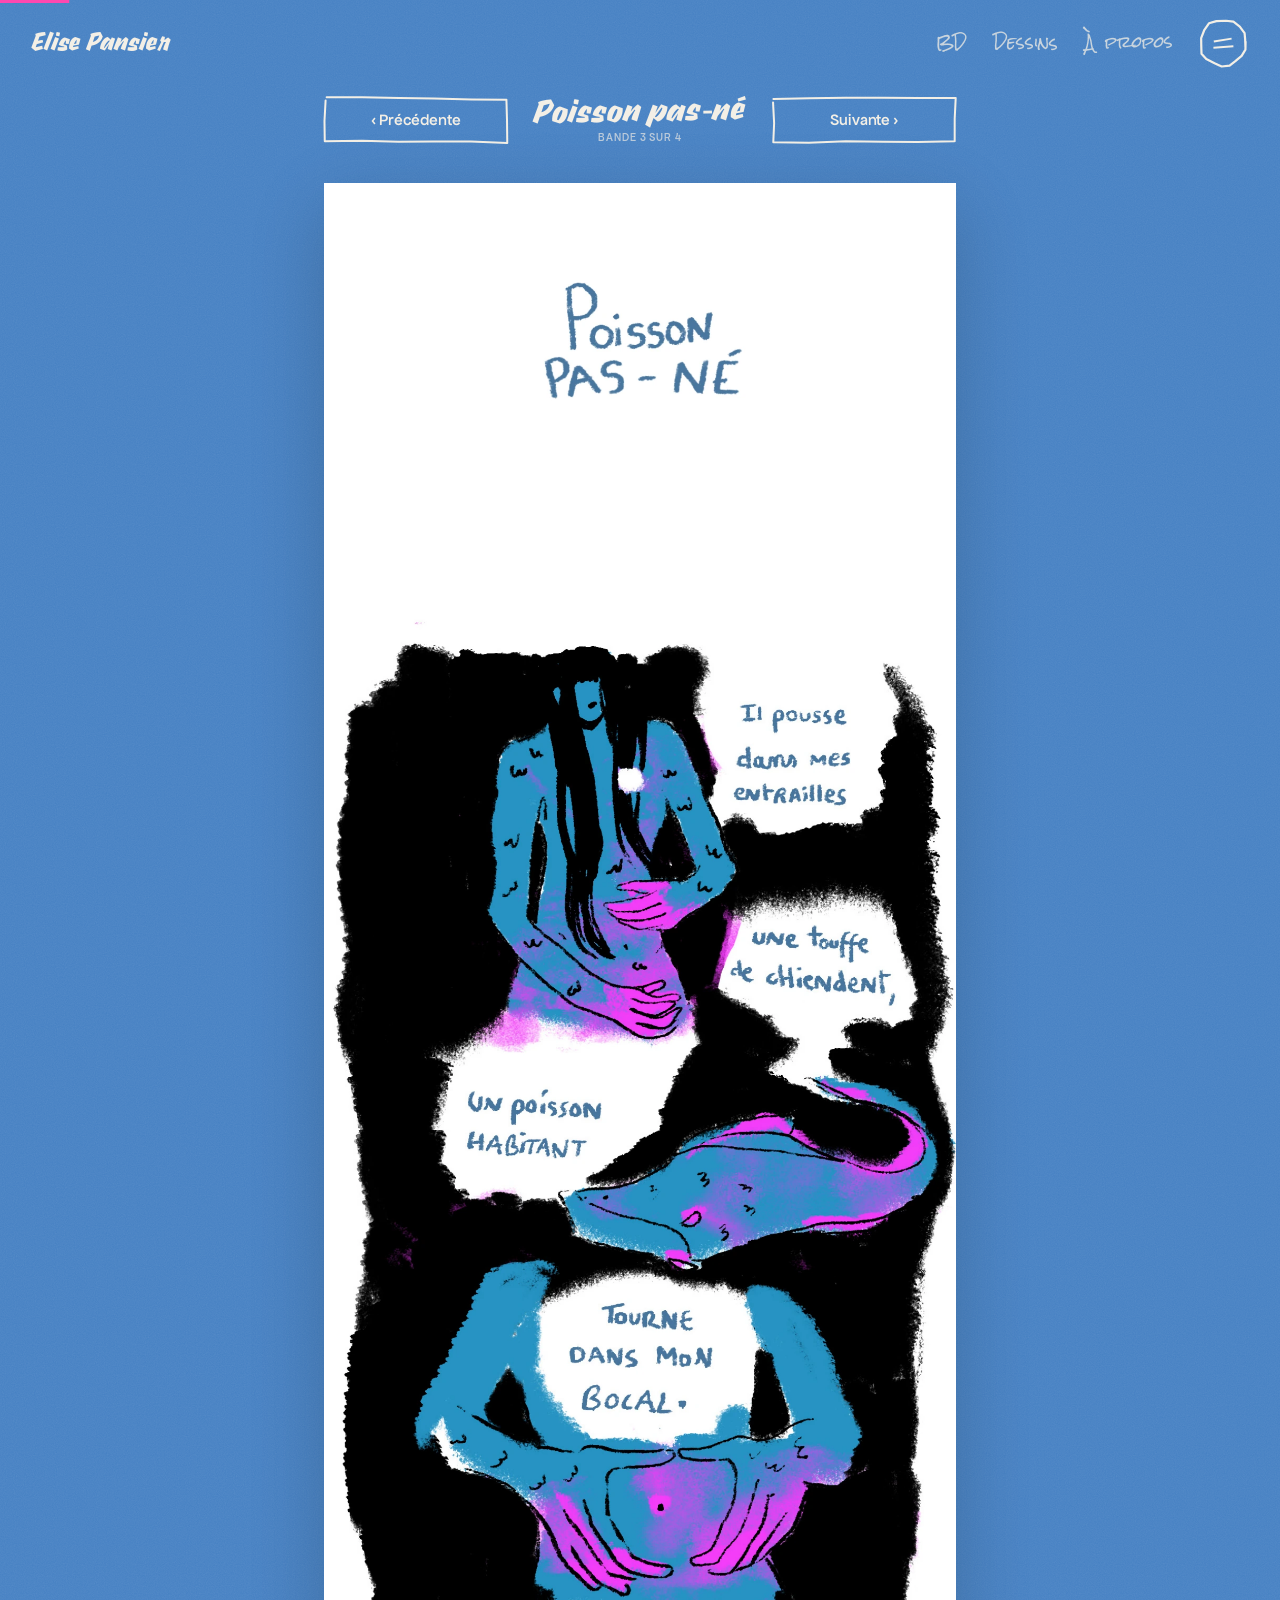
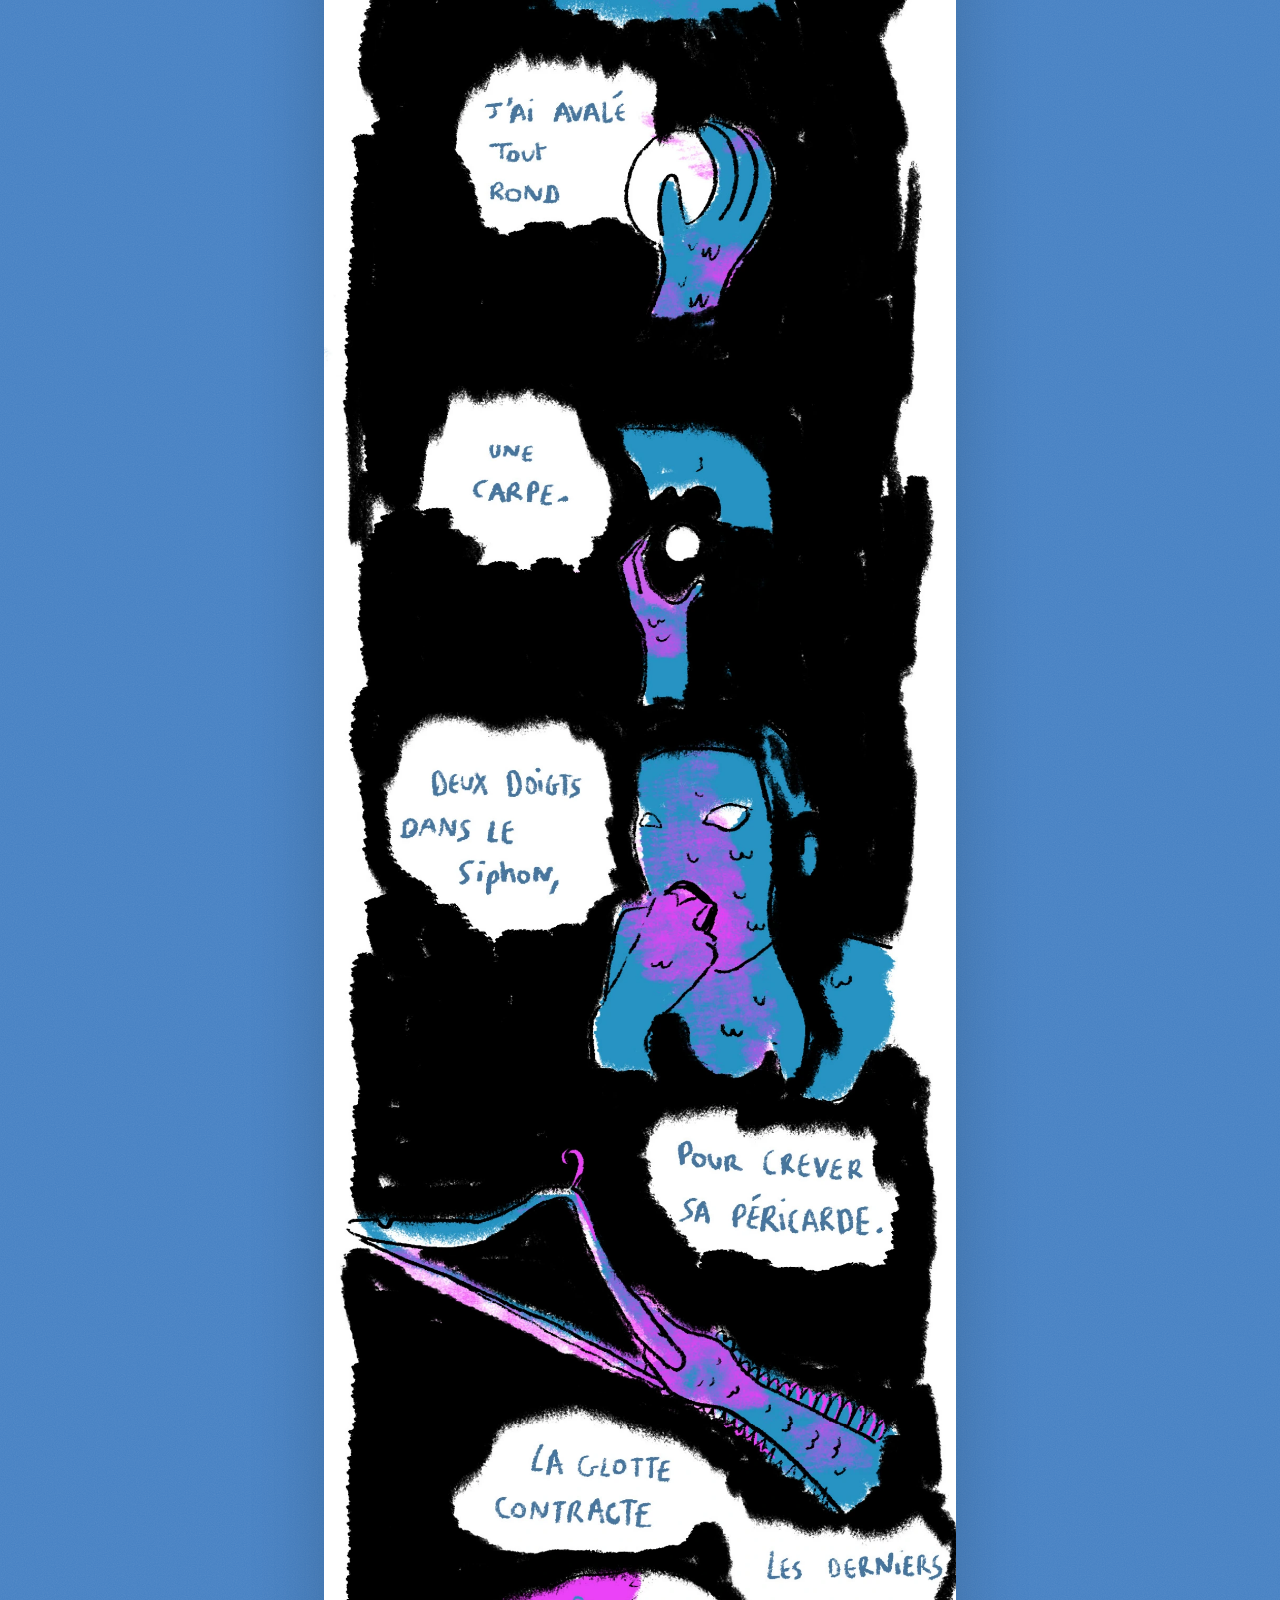
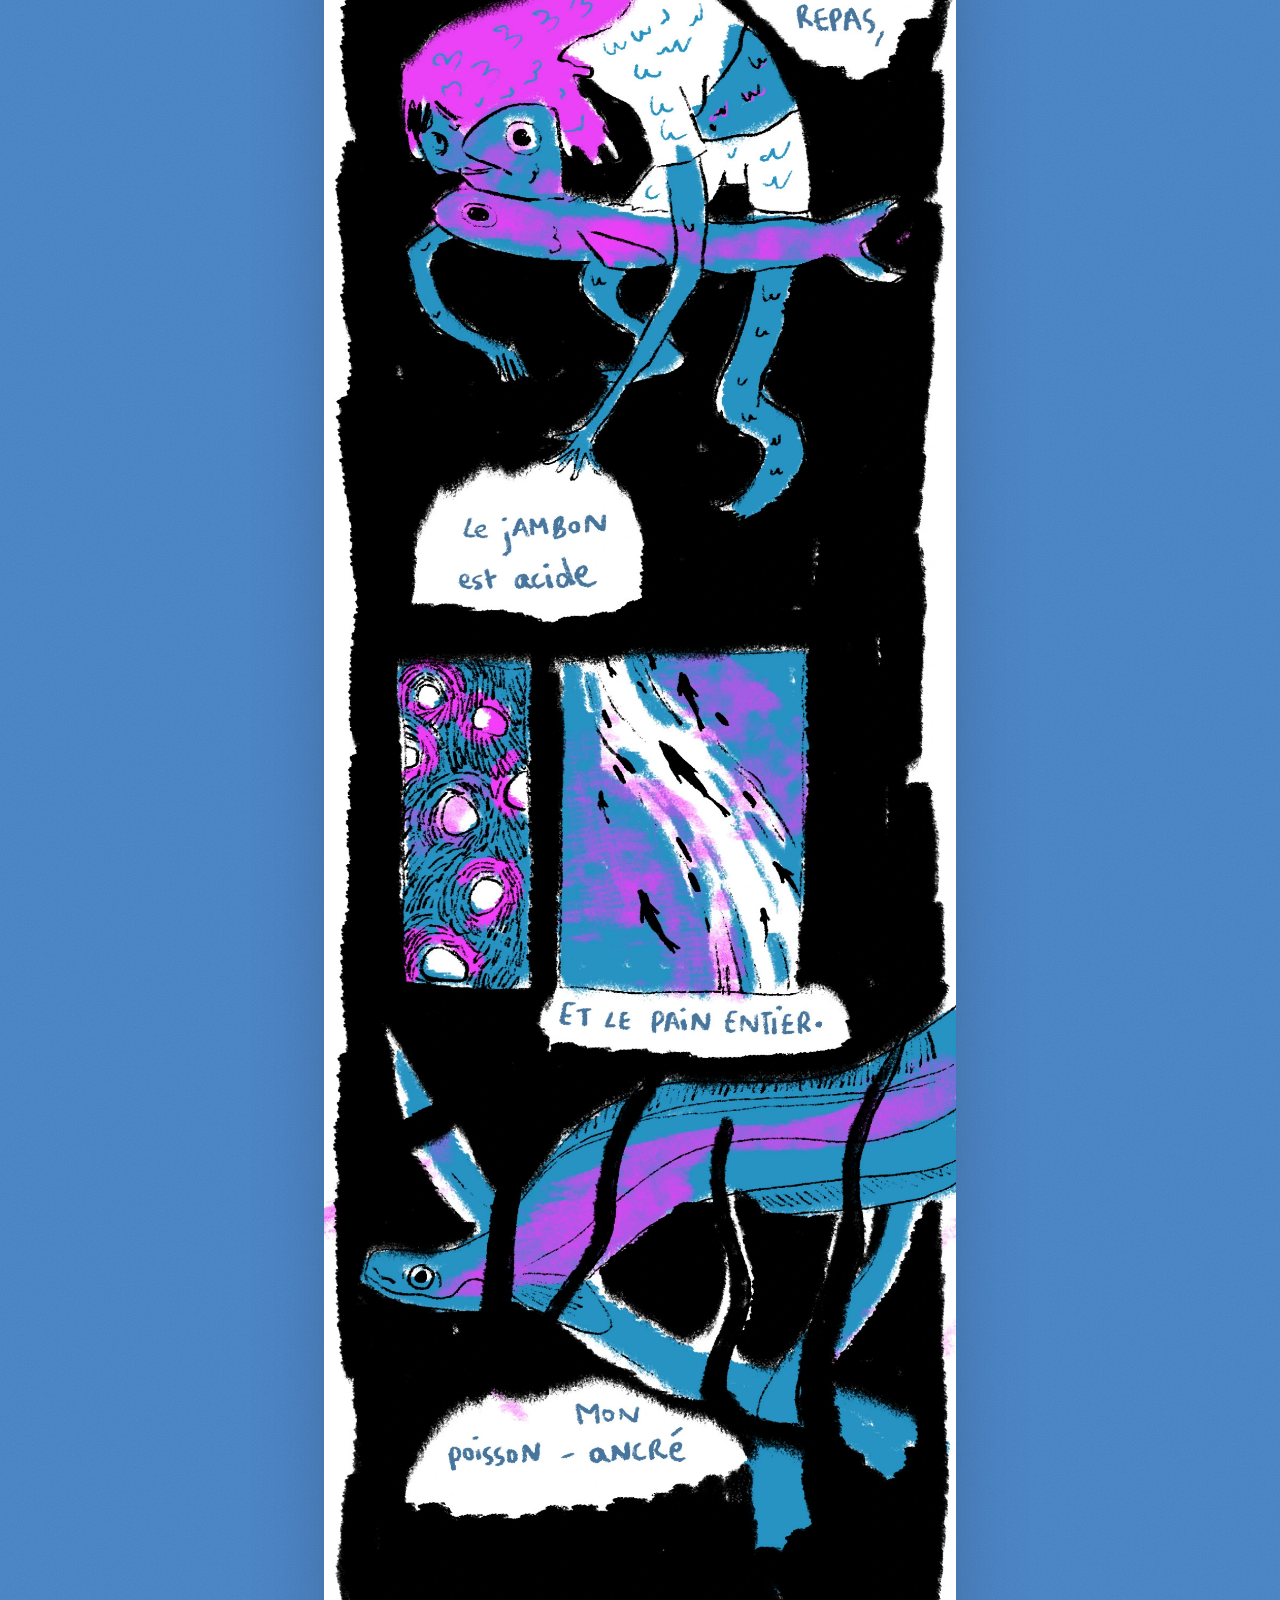
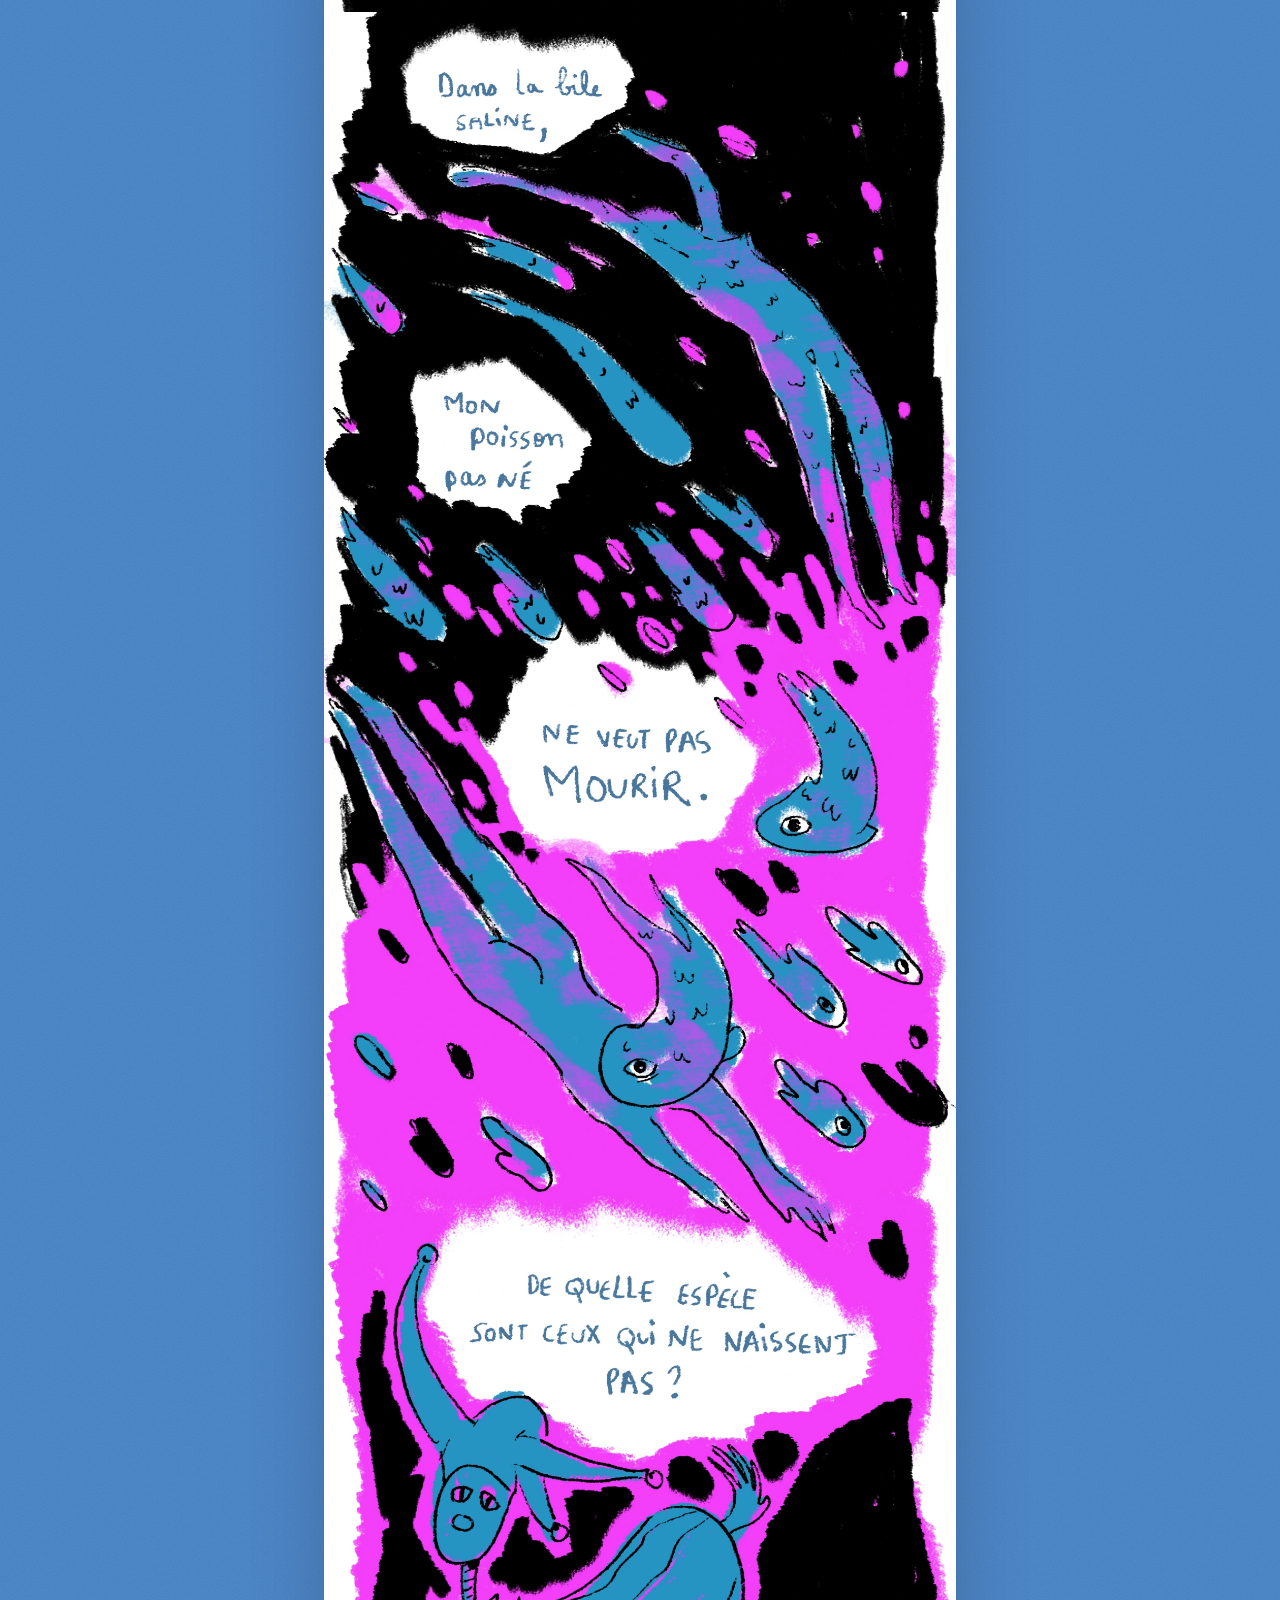
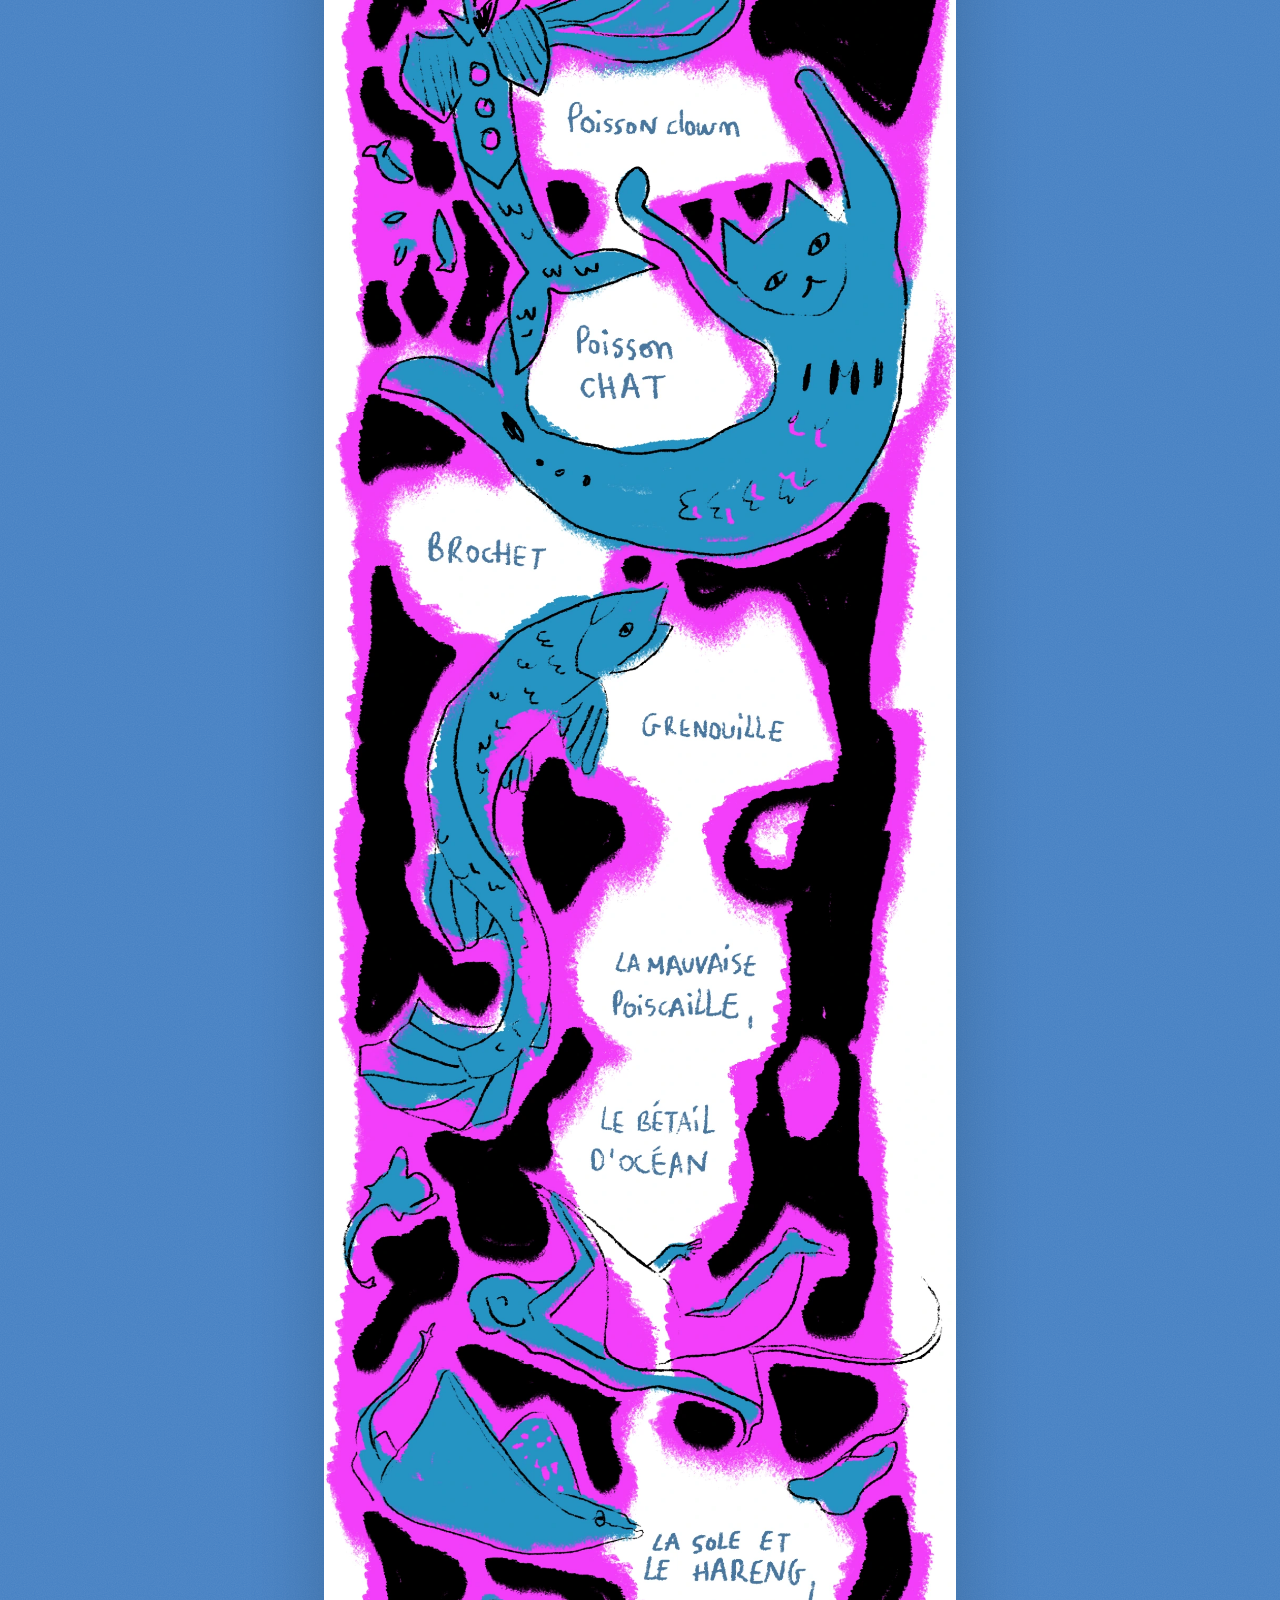
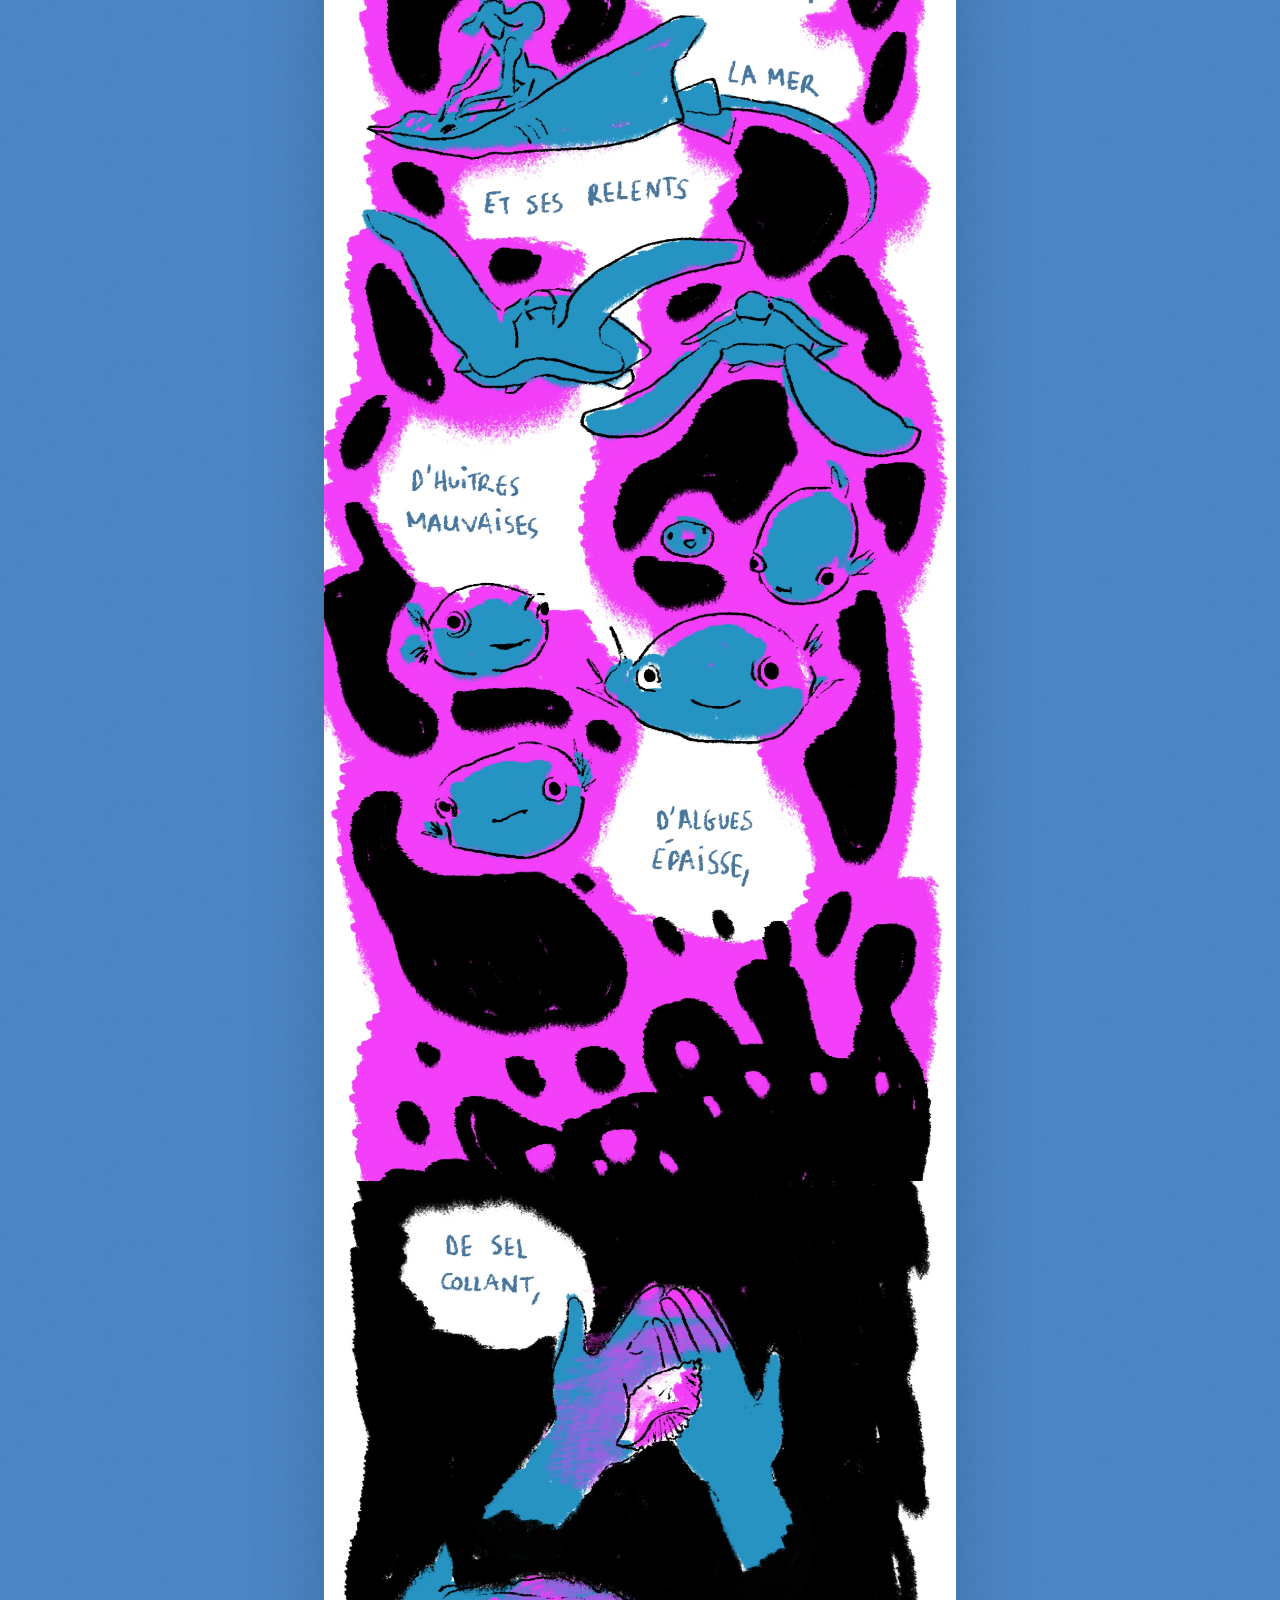
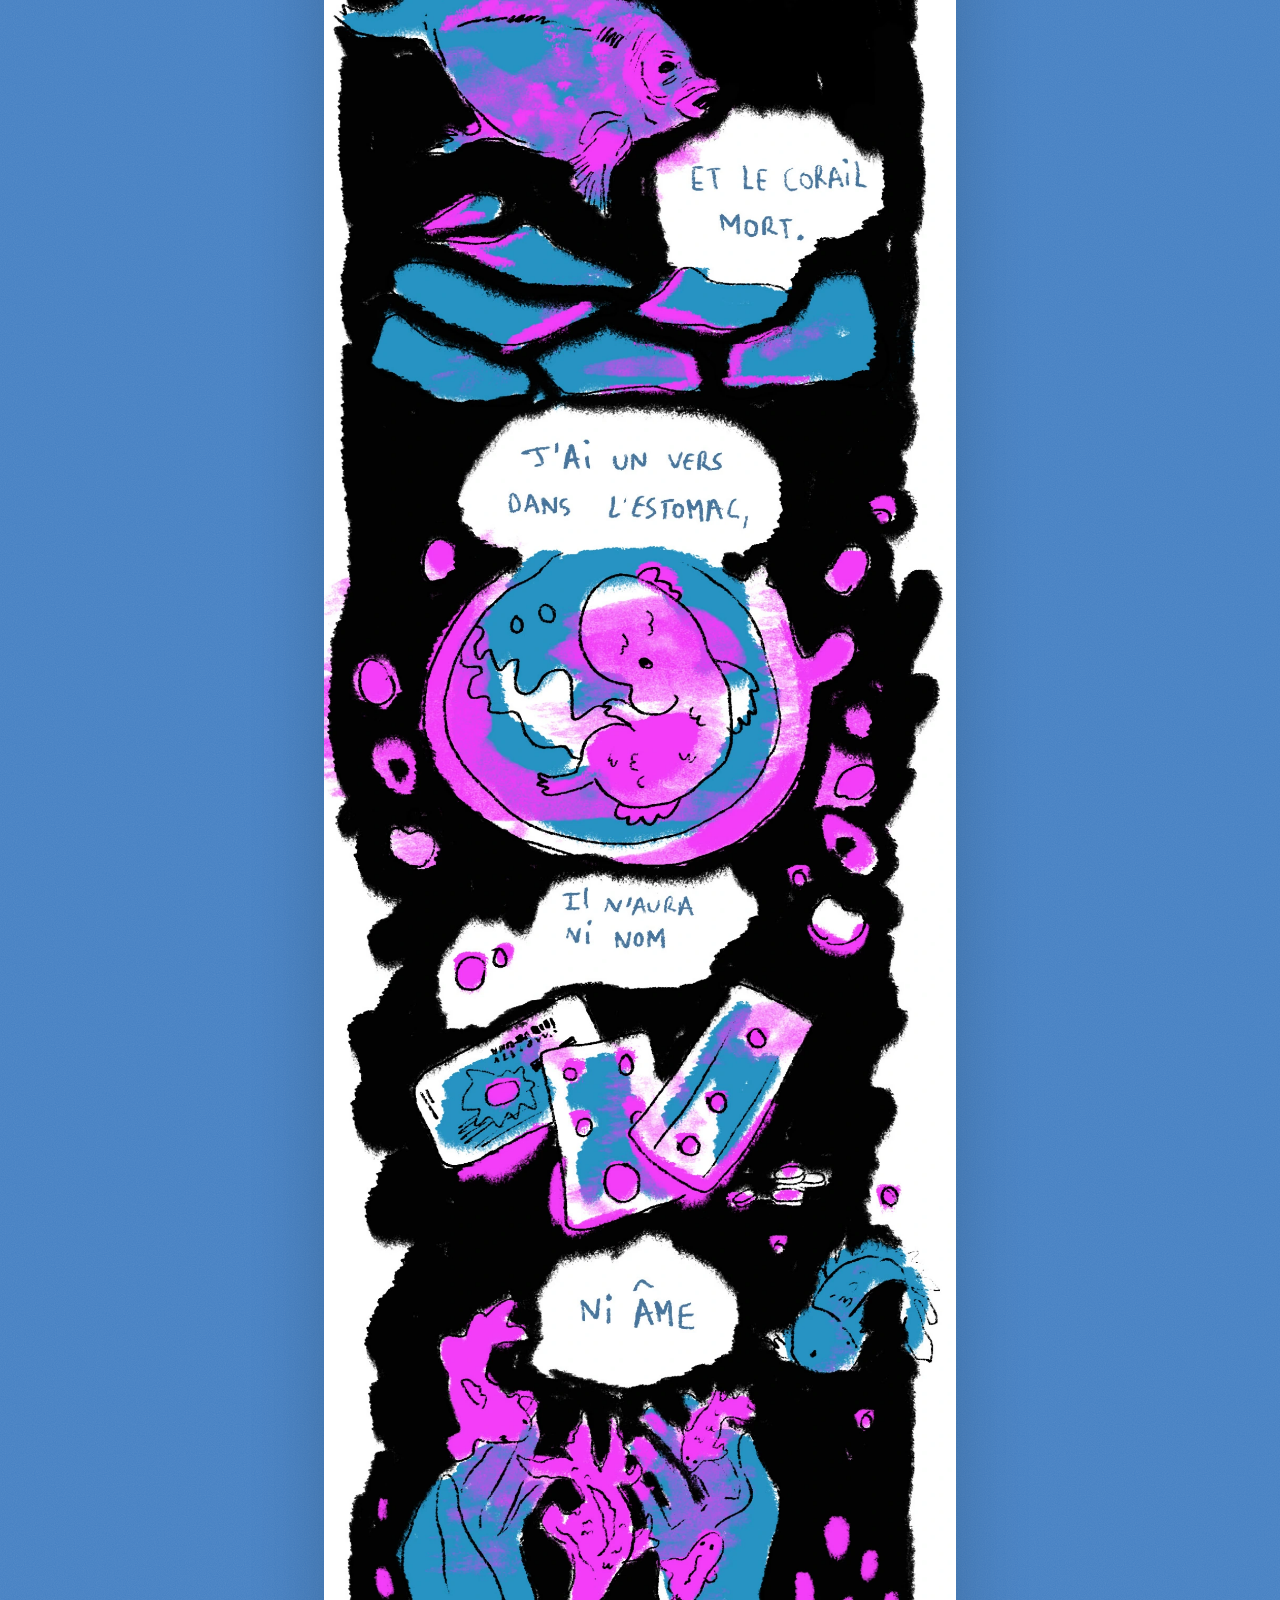
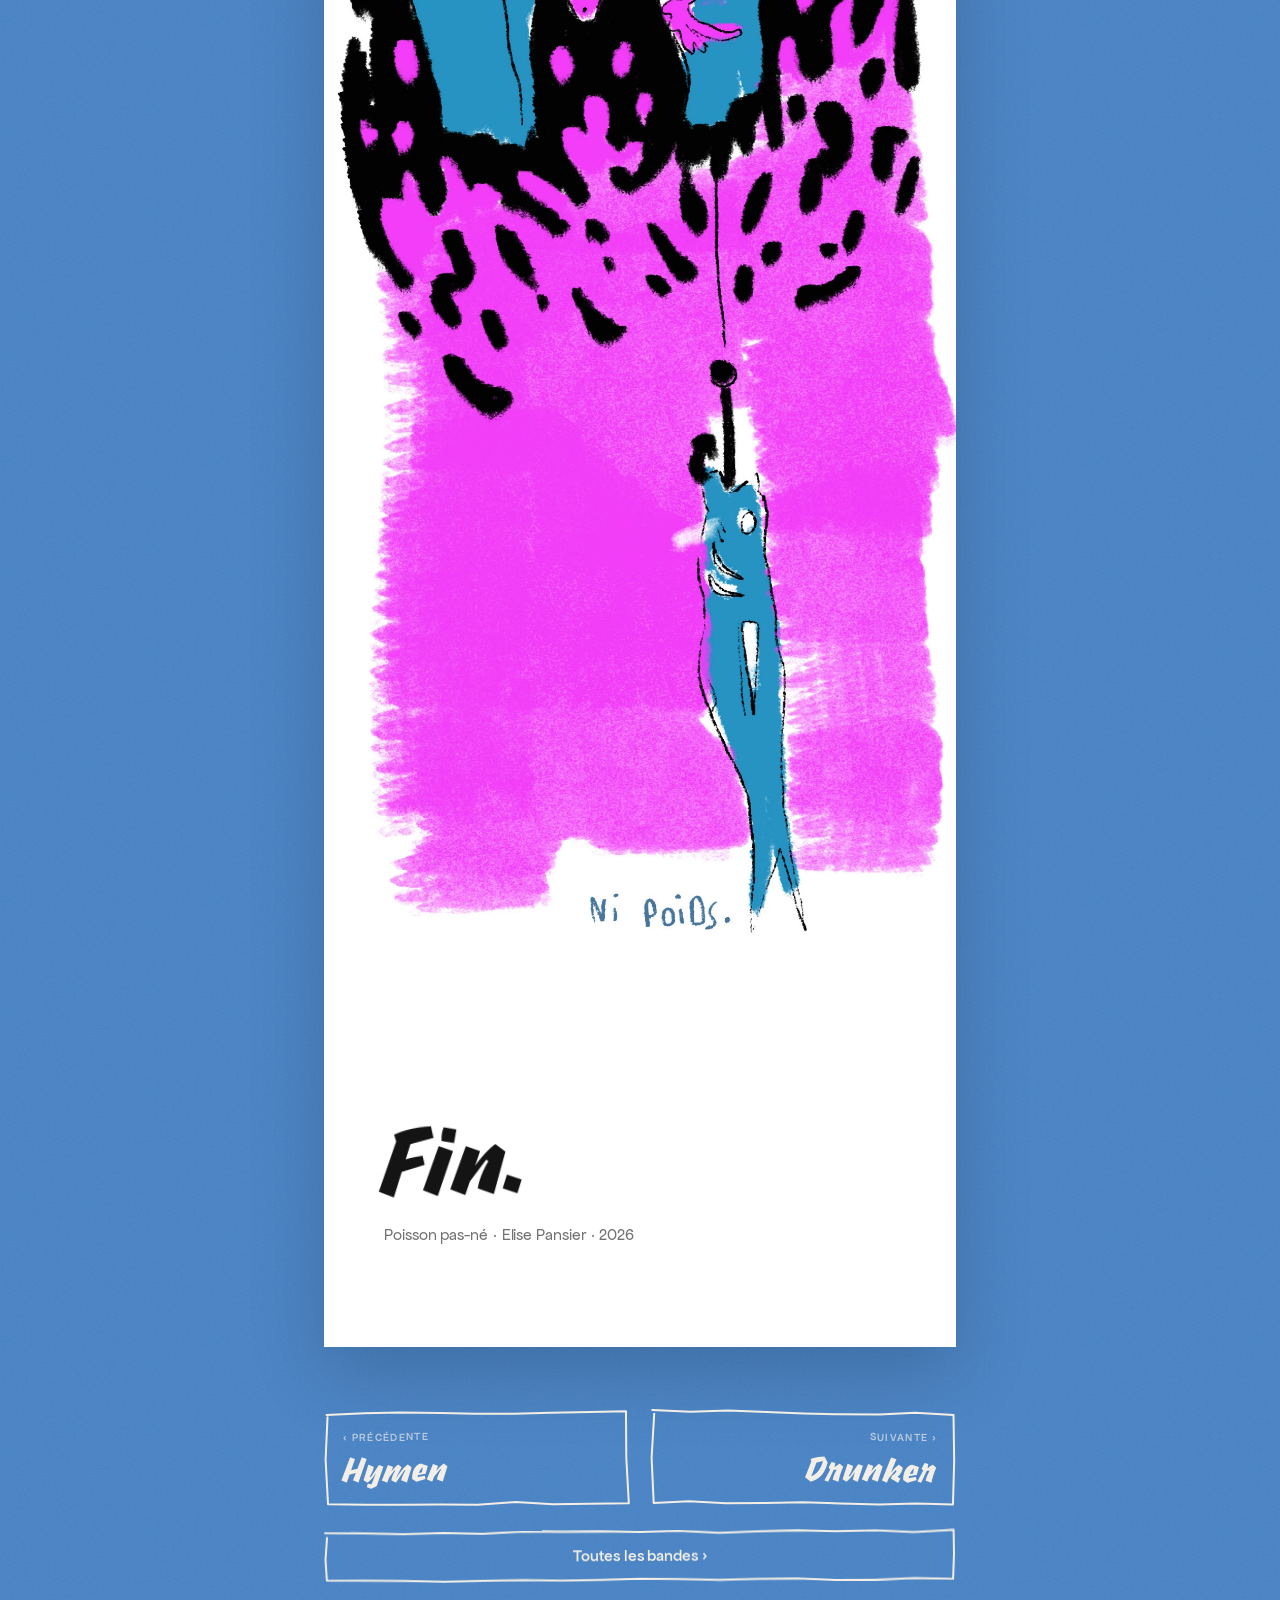
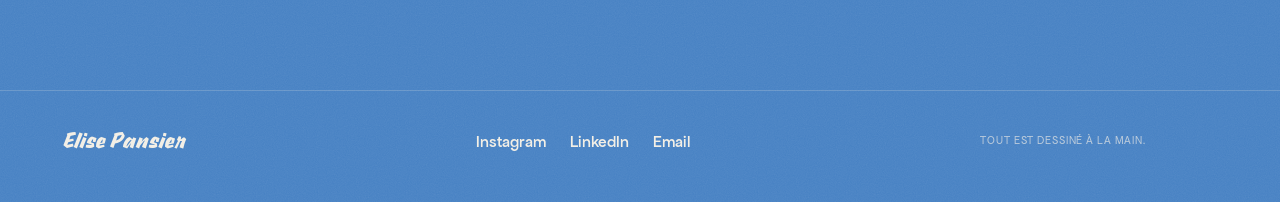
<file: bd/poisson-pas-ne.html>
<!DOCTYPE html>
<html lang="fr">
<head>
<meta charset="utf-8">
<meta name="viewport" content="width=device-width, initial-scale=1, viewport-fit=cover">
<title>Poisson pas‑né — Elise Pansier</title>
<meta name="description" content="Elise Pansier. Bande dessinée, dessin, encre.">
<meta name="theme-color" content="#f3efe6">
<meta property="og:title" content="Poisson pas‑né — Elise Pansier">
<meta property="og:description" content="Elise Pansier. Bande dessinée, dessin, encre.">
<meta property="og:image" content="https://raouf-hamouda.github.io/elise-pansier/og.jpg">
<meta property="og:image:width" content="1200"><meta property="og:image:height" content="630">
<meta property="og:type" content="website">
<meta name="twitter:card" content="summary_large_image">
<link rel="icon" type="image/png" sizes="32x32" href="../favicon-32.png">
<link rel="icon" type="image/png" sizes="256x256" href="../favicon.png">
<link rel="apple-touch-icon" href="../apple-touch-icon.png">
<link rel="preload" href="../fonts/sharpie/Sharpie-Variable.woff2" as="font" type="font/woff2" crossorigin>
<link rel="preload" href="../fonts/apfel-grotezk/ApfelGrotezk-Regular.woff2" as="font" type="font/woff2" crossorigin>
<link rel="preload" href="../fonts/rock-salt/RockSalt-Regular.woff2" as="font" type="font/woff2" crossorigin>
<link rel="stylesheet" href="../site.css">
</head>
<body>
<div class="sheet" data-words="Dieu s&#x27;en tappe !|Hymen|Poisson pas‑né|Drunker"><div class="sheet__words"></div></div>
<canvas class="pencil" aria-hidden="true"></canvas>
<header class="nav">
  <a class="nav__name boil--hover" href="../index.html">Elise Pansier</a>
  <div class="nav__right">
    <ul class="nav__links">
      <li><a href="../bandes.html">BD</a></li>
      <li><a href="../index.html#dessins">Dessins</a></li>
      <li><a href="../index.html#apropos">À propos</a></li>
    </ul>
    <button class="menu-btn" data-module="menu-btn" aria-expanded="false" aria-label="Menu"><span class="menu-btn__bg"></span><span class="menu-btn__lines"></span></button>
  </div>
</header>
<nav class="menu">
  <ul class="menu__links">
    <li><a href="../index.html">Accueil</a></li>
    <li><a href="../bandes.html">Bandes dessinées</a></li>
    <li><a href="../index.html#dessins">Dessins</a></li>
    <li><a href="../index.html#apropos">À propos</a></li>
  </ul>
  <div class="menu__contact">
    <a href="https://www.instagram.com/pain_.au_chocolat/" target="_blank" rel="noopener"><span>Instagram</span><i>↗</i></a>
    <a href="https://www.linkedin.com/in/elise-pansier-31a0bb278/" target="_blank" rel="noopener"><span>LinkedIn</span><i>↗</i></a>
    <a href="mailto:elise.pansier@gmail.com"><span>elise.pansier@gmail.com</span><i>→</i></a>
  </div>
  <div class="menu__foot"><span>Elise Pansier</span><span>Bande dessinée, dessin, encre.</span><span>Paris</span></div>
</nav>
<button class="totop" data-module="totop" aria-label="Remonter"><svg class="arrow" viewBox="0 0 24 24" aria-hidden="true"><path d="M12.3 19.6 C12 15 12.2 10 11.8 5.2 M5.6 11.4 C7.8 9.2 9.9 6.8 11.9 4.6 C14.2 6.9 16.1 9.3 18.2 11.1"/></svg></button>
<div class="cursor"><div class="cursor__dot"></div><div class="cursor__ring"><span class="cursor__text"></span></div></div>

<main data-page="bd" data-module="theme" data-plate="#4681c3" data-dark="1">
  <header class="reader-top">
    <a class="pill" href="hymen.html">‹ Précédente</a>
    <div class="reader-top__mid"><b>Poisson pas‑né</b><a href="../bandes.html">Bande 3 sur 4</a></div>
    <a class="pill" href="drunker.html">Suivante ›</a>
  </header>
  <section class="strip" data-module="reader" data-strip="poisson-pas-ne" aria-label="Poisson pas‑né">
    <div class="strip__progress"><i></i></div>
    <div class="bd-planches">
      <figure class="bd-planche"><img data-src="../assets/strips/poisson-pas-ne/000.webp" width="1200" height="1800" alt="" decoding="async"></figure>
      <figure class="bd-planche"><img data-src="../assets/strips/poisson-pas-ne/001.webp" width="1200" height="1800" alt="" decoding="async"></figure>
      <figure class="bd-planche"><img data-src="../assets/strips/poisson-pas-ne/002.webp" width="1200" height="1800" alt="" decoding="async"></figure>
      <figure class="bd-planche"><img data-src="../assets/strips/poisson-pas-ne/003.webp" width="1200" height="1800" alt="" decoding="async"></figure>
      <figure class="bd-planche"><img data-src="../assets/strips/poisson-pas-ne/004.webp" width="1200" height="1800" alt="" decoding="async"></figure>
      <figure class="bd-planche"><img data-src="../assets/strips/poisson-pas-ne/005.webp" width="1200" height="1800" alt="" decoding="async"></figure>
      <figure class="bd-planche"><img data-src="../assets/strips/poisson-pas-ne/006.webp" width="1200" height="1800" alt="" decoding="async"></figure>
      <figure class="bd-planche"><img data-src="../assets/strips/poisson-pas-ne/007.webp" width="1200" height="1800" alt="" decoding="async"></figure>
      <figure class="bd-planche"><img data-src="../assets/strips/poisson-pas-ne/008.webp" width="1200" height="1800" alt="" decoding="async"></figure>
      <figure class="bd-planche"><img data-src="../assets/strips/poisson-pas-ne/009.webp" width="1200" height="1800" alt="" decoding="async"></figure>
      <figure class="bd-planche"><img data-src="../assets/strips/poisson-pas-ne/010.webp" width="1200" height="1800" alt="" decoding="async"></figure>
      <figure class="bd-planche"><img data-src="../assets/strips/poisson-pas-ne/011.webp" width="1200" height="1800" alt="" decoding="async"></figure>
      <figure class="bd-planche"><img data-src="../assets/strips/poisson-pas-ne/012.webp" width="1200" height="1301" alt="" decoding="async"></figure>
      <div class="fin"><p class="hand fin__word">Fin.</p><p class="fin__meta">Poisson pas‑né · Elise Pansier · 2026</p></div>
    </div>
  </section>
  <section class="reader-end">
    <nav class="chapters">
      <a class="chapters__card" href="hymen.html"><span class="eyebrow">‹ Précédente</span><b class="hand">Hymen</b></a>
      <a class="chapters__card" href="drunker.html"><span class="eyebrow">Suivante ›</span><b class="hand">Drunker</b></a>
    </nav>
    <a class="pill pill--wide" href="../bandes.html">Toutes les bandes ›</a>
  </section>
</main>
<footer class="foot">
  <span class="hand">Elise Pansier</span>
  <div class="foot__links"><a href="https://www.instagram.com/pain_.au_chocolat/" target="_blank" rel="noopener">Instagram</a><a href="https://www.linkedin.com/in/elise-pansier-31a0bb278/" target="_blank" rel="noopener">LinkedIn</a><a href="mailto:elise.pansier@gmail.com">Email</a></div>
  <span class="foot__note">Tout est dessiné à la main.</span>
</footer>
<script src="../js/vendor/lenis.min.js"></script>
<script src="../js/kit-type.js"></script>
<script src="../js/kit-bd.js"></script>
<script src="../js/kit-web.js"></script>
<script src="../js/site.js"></script>
</body>
</html>
</file>
<file: site.css>
/* ELISE PANSIER — site.css (v2, 3 Nov 2026 night).
   Type: Sharpie (her marker voice, names + titles) + Apfel Grotezk (everything else, Apple-style hierarchy). No display grotesk, no mono.
   Mixed from RESEARCH/*: web_design (nav, menu, sheet, reveals, cursor), illustrators (plates, multiply, cascade, follower),
   bd_comics (vertical reader, lazy tiles, zoom), typography_motion (Sharpie, grain, boil). */

@font-face{font-family:"Sharpie";src:url("fonts/sharpie/Sharpie-Variable.woff2") format("woff2-variations"),url("fonts/sharpie/Sharpie-Variable.woff2") format("woff2");font-weight:300 900;font-display:swap}
@font-face{font-family:"Rock Salt";src:url("fonts/rock-salt/RockSalt-Regular.woff2") format("woff2");font-display:swap}
@font-face{font-family:"Apfel Grotezk";src:url("fonts/apfel-grotezk/ApfelGrotezk-Regular.woff2") format("woff2");font-weight:400;font-display:swap}
@font-face{font-family:"Apfel Grotezk";src:url("fonts/apfel-grotezk/ApfelGrotezk-Mittel.woff2") format("woff2");font-weight:500;font-display:swap}
@font-face{font-family:"Apfel Grotezk";src:url("fonts/apfel-grotezk/ApfelGrotezk-Fett.woff2") format("woff2");font-weight:700;font-display:swap}

:root{
  --hand-radius:255px 15px 225px 15px / 15px 225px 15px 255px;   /* the "drawn by hand" border trick, 4 variants so no two frames look alike */
  --hand-radius-2:15px 225px 15px 255px / 255px 15px 225px 15px;
  --hand-radius-3:225px 25px 245px 20px / 20px 245px 25px 225px;
  --hand-radius-4:20px 245px 25px 225px / 225px 25px 245px 20px;
  --ink:#141414;--paper:#f3efe6;--paper-2:#e9e3d6;--pink:#ff48b0;--blue:#0078bf;
  --bg:var(--paper);--fg:var(--ink);--muted:rgba(20,20,20,.62);--border:rgba(20,20,20,.14);
  --font-hand:"Sharpie","Permanent Marker",cursive;--font-marker:"Rock Salt","Permanent Marker",cursive;
  --font-text:"Apfel Grotezk",-apple-system,"Helvetica Neue",system-ui,sans-serif;
  /* Apple-style scale: eyebrow 12-14 / body 17-19 / sub 21-28 / title 40-80 */
  --fs-eyebrow:clamp(11px,.75vw,12px);--fs-body:clamp(16px,1.05vw,19px);--fs-sub:clamp(19px,1.6vw,28px);
  /* tunable (panel: ?reglages) */
  --fs-title:clamp(2.4rem,4.6vw,4.4rem);--fs-hero:clamp(2.8rem,6vw,5.6rem);--fs-about:clamp(1.5rem,2.4vw,2.2rem);--fs-section:var(--fs-title);
  --sp-eyebrow:14px;--sp-button:28px;--sp-sub:14px;
  --container:clamp(20px,5vw,80px);--section:clamp(72px,12vh,160px);--gap:clamp(20px,3vw,40px);
  --nav-inset:18px;--nav-inset-x:clamp(18px,2.5vw,32px);
  --ease-out-expo:cubic-bezier(.19,1,.22,1);--ease-out-quint:cubic-bezier(.23,1,.32,1);--ease-sheet:cubic-bezier(.76,0,.24,1);--ease-back:cubic-bezier(.34,1.56,.64,1);
  --d-fast:.3s;--d-primary:.5s;--d-smooth:.7s;--d-slow:.9s;--d-reveal:1.1s;--d-menu:1s;
  --grain-opacity:.12;--wobble-period:.4s;--reader-max:760px;
}
html.is-dark{--fg:var(--paper);--muted:rgba(243,239,230,.66);--border:rgba(243,239,230,.2)}

*,*::before,*::after{box-sizing:border-box}
html{-webkit-text-size-adjust:100%;-webkit-font-smoothing:antialiased}
body{margin:0;background:var(--bg);color:var(--fg);font:400 var(--fs-body)/1.5 var(--font-text);letter-spacing:-.005em;transition:background-color var(--d-smooth) ease,color var(--d-smooth) ease;position:relative;isolation:isolate}
img{display:block;max-width:100%;height:auto}
a{color:inherit;text-decoration:none}
button{font:inherit}
h1,h2,h3,p{margin:0}
.hand{font-family:var(--font-hand);font-weight:700;line-height:.95;letter-spacing:0}
.eyebrow{font-size:var(--fs-eyebrow);font-weight:500;letter-spacing:.12em;text-transform:uppercase;color:var(--muted)}
.sub{font-size:var(--fs-sub);line-height:1.3;letter-spacing:-.01em;color:var(--muted);text-wrap:pretty;max-width:34ch}
.link{display:inline-flex;align-items:center;gap:.4em;font-size:clamp(16px,1.15vw,19px);font-weight:500;color:var(--fg);position:relative;padding:.65em 1.3em;transition:color var(--d-fast)}
.link:hover{color:var(--pink)}
.block:nth-child(odd) .link{rotate:-.8deg}.block:nth-child(even) .link{rotate:.7deg}
.hero .link{rotate:-.5deg}
.link i{font-style:normal;transition:transform var(--d-fast) var(--ease-out-quint)}
.link:hover i{transform:translateX(3px)}
.container{padding-left:var(--container);padding-right:var(--container)}
.section{padding-top:var(--section);padding-bottom:var(--section)}
.head{display:grid;gap:.6em;max-width:60ch;margin-bottom:clamp(32px,5vw,64px)}
.head h2{font-size:var(--fs-section);margin:.1em 0 .1em;rotate:-1deg;transform-origin:left bottom}
.head .sub{margin-top:var(--sp-sub);font-size:var(--fs-body)}

/* paper grain: a tiled noise layer in the body background (blend once, no fixed overlay repainting on scroll) */
body{background-image:url("data:image/svg+xml;utf8,<svg xmlns='http://www.w3.org/2000/svg' width='220' height='220'><filter id='n'><feTurbulence type='fractalNoise' baseFrequency='.9' numOctaves='3' stitchTiles='stitch'/><feColorMatrix type='saturate' values='0'/><feComponentTransfer><feFuncA type='table' tableValues='0 .10'/></feComponentTransfer></filter><rect width='100%25' height='100%25' filter='url(%23n)'/></svg>");background-size:220px 220px;background-blend-mode:multiply}
html.is-dark body{background-blend-mode:screen}

/* boil on hover (typography_motion; defs injected by kit-type.js) */
.boil--hover:hover,.boil--hover:focus-visible{filter:url(#kit-boil-0);animation:kit-boil var(--wobble-period) steps(1) infinite}
@keyframes kit-boil{0%{filter:url(#kit-boil-0)}33.4%{filter:url(#kit-boil-1)}66.7%{filter:url(#kit-boil-2)}}

/* pencil trail canvas (site.js) */
.pencil{position:fixed;inset:0;width:100%;height:100%;z-index:1500;pointer-events:none;display:none;mix-blend-mode:multiply}
html.is-dark .pencil{mix-blend-mode:screen}
@media(hover:hover) and (pointer:fine){.pencil{display:block}}

/* ---------- nav: colour follows the section under it (web_design corner grid, Shrigley hand name) ---------- */
.nav{position:fixed;inset:0 0 auto 0;z-index:900;pointer-events:none;display:flex;justify-content:space-between;align-items:center;padding:var(--nav-inset) var(--nav-inset-x);color:var(--fg);transition:color var(--d-smooth) ease}
.nav>*{pointer-events:auto}
.nav__name{font-family:var(--font-hand);font-weight:700;font-size:clamp(1.3rem,2vw,1.7rem);line-height:1}
.nav__links{display:flex;gap:26px;list-style:none;margin:0;padding:0;font-family:var(--font-marker);font-size:clamp(.95rem,1.15vw,1.15rem);font-weight:400}
.nav__links li:nth-child(1) a{rotate:-2deg;display:inline-block}.nav__links li:nth-child(2) a{rotate:1.5deg;display:inline-block}.nav__links li:nth-child(3) a{rotate:-1deg;display:inline-block}
.nav__links a{position:relative;opacity:.75;transition:opacity var(--d-primary)}
.nav__links a::before{content:"";position:absolute;inset:-14px}
.nav__links a:hover{opacity:1}
.nav__links a::after{content:"";position:absolute;left:0;right:0;bottom:-4px;height:1.5px;background:currentColor;transform:scaleX(0);transform-origin:right;transition:transform var(--d-primary) var(--ease-out-expo)}
.nav__links a:hover::after{transform:scaleX(1);transform-origin:left}
.nav__right{display:flex;align-items:center;gap:26px}
.menu-btn{position:relative;width:50px;height:50px;border:0;rotate:-6deg;background:transparent;color:inherit;cursor:pointer;overflow:hidden;display:grid;place-items:center;padding:0}
.menu-btn__bg{position:absolute;inset:3px;border-radius:50%;background:currentColor;transform:scale(0);transition:transform var(--d-primary) var(--ease-out-expo)}
.menu-btn:hover .menu-btn__bg,.menu-btn[aria-expanded="true"] .menu-btn__bg{transform:scale(1)}
.menu-btn__lines{position:relative;width:20px;height:9px}
.menu-btn__lines::before,.menu-btn__lines::after{content:"";position:absolute;left:0;width:100%;height:1.5px;background:currentColor;transition:background var(--d-fast),transition:transform var(--d-primary) var(--ease-sheet)}
.menu-btn__lines::before{top:0;width:92%;rotate:-3deg;left:4%}.menu-btn__lines::after{bottom:0;width:100%;rotate:2deg}
.menu-btn:hover .menu-btn__lines::before,.menu-btn:hover .menu-btn__lines::after{background:var(--bg)}
.menu-btn[aria-expanded="true"] .menu-btn__lines::before,.menu-btn[aria-expanded="true"] .menu-btn__lines::after{background:var(--ink)}
.menu-btn[aria-expanded="true"] .menu-btn__lines::before{transform:translateY(4px) rotate(45deg);rotate:0deg;width:100%;left:0}
.menu-btn[aria-expanded="true"] .menu-btn__lines::after{transform:translateY(-4px) rotate(-45deg);rotate:0deg}
html.menu-open .nav{color:var(--paper)}

/* overlay menu: giant hand links + contact block, no dead space */
.menu{position:fixed;inset:0;z-index:800;background:var(--ink);color:var(--paper);display:grid;grid-template-rows:minmax(0,1fr) auto auto;align-content:stretch;gap:clamp(16px,3vh,40px);padding:calc(var(--nav-inset) + 70px) var(--container) var(--container);transform:translateY(-100%);visibility:hidden;transition:transform var(--d-menu) var(--ease-sheet),visibility 0s var(--d-menu);overflow:auto}
.menu.is-open{transform:none;visibility:visible;transition:transform var(--d-menu) var(--ease-sheet),visibility 0s}
.menu::after{content:"";position:absolute;left:50%;top:100%;width:150%;height:10vh;border-radius:50%;background:var(--ink);transform:translate(-50%,-50%);transition:height var(--d-menu) var(--ease-sheet)}
.menu.is-open::after{height:0}
.menu__links{list-style:none;margin:0;padding:0;align-self:center;display:grid;gap:clamp(8px,2vh,30px);min-height:0}
.menu__links li{padding:.06em 0}   /* no overflow mask: accents (É) must not be clipped */
.menu__links a{display:inline-block;font-family:var(--font-marker);font-weight:400;font-size:clamp(1.6rem,min(5.5vw,6.5vh),4.6rem);line-height:1.1;max-width:9em;text-wrap:balance;opacity:0;transform:translateX(-28vw) rotate(-2deg);transition:transform 1s var(--ease-back),opacity .5s,color var(--d-fast)}
.menu__links li:nth-child(even) a{transform:translateX(28vw) rotate(2deg)}   /* words come in from left and right and take their place */
.menu.is-open .menu__links a{opacity:1;transform:none}
.menu.is-open .menu__links li:nth-child(1) a{rotate:-2.5deg}.menu.is-open .menu__links li:nth-child(2) a{transition-delay:.09s;rotate:2deg;margin-left:.6em}.menu.is-open .menu__links li:nth-child(3) a{transition-delay:.18s;rotate:-1.5deg;margin-left:.2em}.menu.is-open .menu__links li:nth-child(4) a{transition-delay:.27s;rotate:3deg;margin-left:.9em}
.menu__links a:hover{color:var(--pink)}
.menu__contact{display:grid;gap:0;border-top:1px solid rgba(243,239,230,.2)}
.menu__contact a{display:flex;justify-content:space-between;align-items:center;padding:clamp(.45em,1.4vh,.9em) 0;border-bottom:1px solid rgba(243,239,230,.2);font-size:var(--fs-sub);font-weight:500;transition:color var(--d-fast)}
.menu__contact a:hover{color:var(--pink)}
.menu__contact i{font-style:normal;opacity:.6}
.menu__foot{display:flex;flex-wrap:wrap;gap:1.5em;font-size:var(--fs-eyebrow);text-transform:uppercase;letter-spacing:.08em;opacity:.55}

/* ---------- preloader + page transition sheet (web_design) ---------- */
.sheet{position:fixed;inset:0;z-index:1000;background:var(--ink);color:var(--paper);pointer-events:none;transform:translateY(0);will-change:transform;transition:transform .9s var(--ease-sheet)}
.sheet::before,.sheet::after{content:"";position:absolute;left:50%;width:150%;height:10vh;background:var(--ink);border-radius:50%;transform:translate(-50%,-50%)}
.sheet::before{top:0}.sheet::after{top:100%}
.sheet.is-up{transform:translateY(-110%)}.sheet.is-down{transform:translateY(110%)}.sheet.no-anim{transition:none}
.sheet__words{position:absolute;top:50%;left:50%;transform:translate(-50%,-50%);font-family:var(--font-hand);font-weight:700;font-size:clamp(2rem,5vw,4.5rem);display:flex;align-items:center;gap:.4em;opacity:0;transition:opacity .25s;white-space:nowrap}
.sheet__words.is-on{opacity:1}
.sheet__words::before{content:"";width:.25em;height:.25em;border-radius:50%;background:var(--pink)}

[data-page]{animation:page-in .9s ease both}
@keyframes page-in{from{opacity:0;transform:translateY(12px)}}
[data-reveal]{opacity:0;transform:translateY(6vh);transition:transform var(--d-reveal) var(--ease-out-expo),opacity var(--d-reveal) ease-out}
[data-reveal].is-in{opacity:1;transform:none}

/* ---------- hero: the covers take turns ---------- */
.hero{min-height:100svh;display:grid;grid-template-rows:minmax(180px,1fr) auto;gap:clamp(28px,5vh,56px);padding:calc(var(--nav-inset) + 96px) var(--container) clamp(40px,8vh,96px)}
.hero__covers{position:relative;min-height:0;max-height:600px;align-self:stretch;overflow:hidden}
.cover{position:absolute;inset:0;height:100%;display:flex;align-items:center;justify-content:center;opacity:0;transition:opacity 1.2s ease;pointer-events:none}
.cover.is-on{opacity:1;pointer-events:auto}
.cover img{height:100%;width:auto;max-width:100%;object-fit:contain;box-sizing:border-box;background:#fff;padding:clamp(12px,2vw,28px);box-shadow:0 20px 60px rgba(0,0,0,.12);transition:transform var(--d-slow) var(--ease-out-quint)}
.cover:hover img{transform:translateY(-1%) scale(1.01)}
.hero__text{display:grid;gap:0;justify-items:start}
.hero__text .sub{margin-top:var(--sp-sub)}.hero__text .link{margin-top:var(--sp-button)}
.hero__title{font-size:var(--fs-hero);line-height:.95;rotate:-1.2deg;transform-origin:left bottom}

/* ---------- full-screen BD blocks, background switches per block (immersive projectBlock + Zagnoli plates) ---------- */
.block{min-height:100svh;display:grid;grid-template-columns:1fr;grid-template-rows:auto auto;align-content:center;gap:var(--gap);column-gap:clamp(40px,6vw,110px);padding:calc(var(--nav-inset) + 72px) var(--container) var(--container);position:relative}
@media(min-width:900px){
  .block{grid-template-columns:6fr 5fr;grid-template-rows:none;align-items:center;padding-top:var(--section);padding-bottom:var(--section)}
  .block:nth-child(even){grid-template-columns:5fr 6fr}.block:nth-child(even) .block__plate{order:2}
}
.block__plate{position:relative;display:grid;place-items:center;justify-self:center;width:100%;max-width:640px;min-width:0;background:#fff;padding:clamp(10px,1.4vw,22px);box-shadow:0 24px 70px rgba(0,0,0,.18)}
.block__plate img{width:100%;height:auto;max-height:68svh;object-fit:contain;object-position:top;transition:transform var(--d-slow) var(--ease-out-quint)}
.block__plate:hover img{transform:scale(1.01)}
.block__text{display:grid;gap:0;justify-items:start;max-width:40ch;min-width:0}
@media(min-width:900px){.block:nth-child(odd) .block__text{padding-left:30px}.block:nth-child(even) .block__plate{justify-self:end;margin-right:30px}}
.block__title{font-size:var(--fs-title);margin:var(--sp-eyebrow) 0 0;rotate:-1deg;transform-origin:left bottom}
.block__text .link{margin-top:var(--sp-button)}

/* ---------- drawings (illustrators: cards, cascade, multiply; bd_comics zoom) ---------- */
.grid{columns:2;column-gap:clamp(10px,2vw,28px)}
@media(min-width:760px){.grid{columns:3}}
.card{display:block;position:relative;break-inside:avoid;margin:0 0 clamp(10px,2vw,28px);background:#fff;padding:clamp(8px,1vw,14px);box-shadow:0 14px 40px rgba(0,0,0,.12);cursor:zoom-in;overflow:hidden}
.card img{width:100%;height:auto;display:block;transition:transform var(--d-fast) var(--ease-out-quint)}
.card:hover img{transform:scale(1.015)}
.card figcaption{padding:.9em .2em .3em;color:rgba(20,20,20,.6);font-size:var(--fs-eyebrow);font-weight:500;text-transform:uppercase;letter-spacing:.08em;transition:color var(--d-fast)}
.card:hover figcaption{color:var(--ink)}
.cascade>*{opacity:0;translate:0 12px;transition:opacity .6s ease-in-out,translate .6s ease-in-out;transition-delay:var(--d,0ms)}
.cascade>.is-in{opacity:1;translate:0}

/* ---------- about + contact (Apple-style list) + the deck ---------- */
.about{display:grid;gap:var(--gap);align-items:center;grid-template-areas:"deck" "head" "contact";overflow-x:clip}
@media(min-width:900px){.about{grid-template-columns:6fr 6fr;grid-template-areas:"deck head" "deck contact";column-gap:clamp(32px,5vw,80px)}}
.deck{grid-area:deck;position:relative;aspect-ratio:1440/1056;width:min(100%,640px);justify-self:center;margin:12px auto}
.deck img{position:absolute;inset:0;width:100%;height:100%;object-fit:cover;background:#fff;padding:3%;box-shadow:0 6px 18px rgba(0,0,0,.08);
  transform:translate(calc(var(--i) * 4px),calc(var(--i) * -5px)) rotate(calc(var(--i) * -1.2deg));z-index:calc(10 - var(--i));
  transition:transform .7s cubic-bezier(.2,.9,.2,1),opacity .5s}
.deck img.is-leaving{transform:translate(-30%,14%) rotate(-12deg);opacity:0;z-index:20}
.deck img.is-back{transition:none;opacity:0}
.about .head{grid-area:head}
.about .head h2{font-size:var(--fs-about);rotate:-1.5deg;transform-origin:left bottom}.about .contact{grid-area:contact}
.about .head{margin-bottom:0}
.contact{list-style:none;margin:0;padding:0;display:grid;position:relative}
.contact > .rule{position:absolute;left:0;top:-6px;pointer-events:none}
.contact li{display:grid;grid-template-columns:7em 1fr;gap:1em;align-items:baseline;padding:1em 0;position:relative;font-size:var(--fs-sub);font-weight:500;line-height:1.2}
.contact a:hover{color:var(--pink)}
.foot{display:flex;flex-wrap:wrap;justify-content:space-between;align-items:center;gap:1em 2em;padding:var(--gap) calc(var(--container) + 70px) calc(var(--gap) + 10px) var(--container);border-top:1px solid var(--border)}
.foot .hand{font-size:1.4rem}
.foot__links{display:flex;gap:1.5em;font-weight:500}
.foot__links a:hover{color:var(--pink)}
.foot__note{color:var(--muted);font-size:var(--fs-eyebrow);text-transform:uppercase;letter-spacing:.08em}

/* ---------- back to top ---------- */
.totop{position:fixed;right:var(--nav-inset-x);bottom:max(18px,env(safe-area-inset-bottom));z-index:850;width:50px;height:50px;rotate:3deg;border:0;background:transparent;color:var(--fg);cursor:pointer;display:grid;place-items:center;opacity:0;pointer-events:none;transform:translateY(16px) scale(.9);transition:opacity var(--d-fast),transform var(--d-primary) var(--ease-back),background var(--d-smooth),color var(--d-smooth),border-color var(--d-smooth)}
.totop.is-on{opacity:1;pointer-events:auto;transform:none}
html.menu-open .totop{opacity:0;pointer-events:none}
.totop:hover{color:var(--pink)}
.totop .arrow{width:22px;height:22px;transition:transform var(--d-fast) var(--ease-out-quint)}.totop .arrow path{fill:none;stroke:currentColor;stroke-width:2;stroke-linecap:round;stroke-linejoin:round}.totop:hover .arrow{transform:translateY(-3px)}

/* ---------- reader page: opens straight on her drawn title (bd_comics scroll mode) ---------- */
.reader-top{display:grid;grid-template-columns:1fr auto 1fr;align-items:center;gap:1em;max-width:var(--reader-max);margin:0 auto;padding:calc(var(--nav-inset) + 76px) var(--container) clamp(20px,3vw,36px)}
.reader-top__mid{text-align:center;display:grid;gap:.2em;justify-items:center}
.reader-top__mid b{font-family:var(--font-hand);font-weight:700;font-size:clamp(1.6rem,2.6vw,2.4rem);line-height:1;rotate:-1deg}
.reader-top__mid a:hover{color:var(--fg)}
.reader-top__mid span,.reader-top__mid a{font-size:var(--fs-eyebrow);font-weight:500;letter-spacing:.08em;text-transform:uppercase;color:var(--muted)}
.pill{display:inline-flex;align-items:center;gap:.4em;height:46px;padding:0 20px;position:relative;font-size:var(--fs-body);font-weight:500;white-space:nowrap;transition:background var(--d-fast),color var(--d-fast)}
.pill:hover{color:var(--pink)}
.reader-top .pill{min-width:11.5em;justify-content:center}
.reader-top .pill:first-child{justify-self:start;rotate:.6deg}
.reader-top .pill:last-child{justify-self:end;rotate:-.5deg}
@media(max-width:600px){.reader-top{grid-template-columns:1fr 1fr;row-gap:16px;padding-left:16px;padding-right:16px}.reader-top__mid{grid-column:1/-1;order:-1}.reader-top .pill{height:44px;padding:0 14px;min-width:0;width:100%}}
.strip{position:relative;max-width:var(--reader-max);margin:0 auto;padding:0 var(--container)}
.bd-planches{background:#fff;box-shadow:0 24px 70px rgba(0,0,0,.18)}
.strip__progress{position:fixed;top:0;left:0;right:0;height:3px;z-index:950}
.strip__progress>i{display:block;height:100%;width:100%;background:var(--pink);transform:scaleX(0);transform-origin:0 50%;will-change:transform}
.bd-planche{position:relative;margin:0;background:#fff}
.bd-planche + .bd-planche{margin-top:-1px}   /* kills the hairline seam between tiles */
.bd-planche img{width:100%;height:auto;display:block;opacity:0;transition:opacity var(--d-fast)}
.bd-planche img.is-loaded{opacity:1}
.bd-planche:not(.is-loaded){background:#f4f4f4;animation:breathe 1.5s ease-in-out infinite}
@keyframes breathe{50%{background:#fff}}
/* heads only: marked boxes (assets/heads.json) are copied over the tile and boil; nothing else moves */
.boil-head{position:absolute;pointer-events:none;background-repeat:no-repeat;background-color:#fff;opacity:0;transition:opacity .3s}
.bd-planche.in-view .boil-head{opacity:1}
@media(prefers-reduced-motion:no-preference){.bd-planche.in-view .boil-head{animation:ep-boil .45s steps(1) infinite}}
/* marking mode (?marquer): drag a box on each head */
.marking .bd-planche{cursor:crosshair;outline:1px dashed var(--pink)}
.mark{position:absolute;border:2px solid var(--pink);background:rgba(255,72,176,.15);pointer-events:none}
.mark-out{position:fixed;left:16px;bottom:16px;z-index:960;width:min(480px,80vw);height:120px;font:12px/1.4 ui-monospace,monospace;padding:8px;border:1px solid var(--fg);background:var(--bg);color:var(--fg)}
@keyframes ep-boil{0%{filter:url(#ep-boil-0)}33.4%{filter:url(#ep-boil-1)}66.7%{filter:url(#ep-boil-2)}}
.reader-end{max-width:var(--reader-max);margin:0 auto;padding:clamp(40px,7vh,80px) var(--container) var(--section);display:grid;gap:1em;justify-items:stretch}
.fin{background:#fff;color:var(--ink);padding:clamp(40px,8vw,90px) clamp(20px,5vw,60px) clamp(50px,9vw,100px);display:grid;gap:.6em;justify-items:start}
.fin__word{font-size:clamp(3rem,8vw,6rem);rotate:-2deg;transform-origin:left bottom}
.fin__meta{color:rgba(20,20,20,.6);font-size:var(--fs-body)}
.pill--wide{width:100%;justify-content:center;height:52px;rotate:-.3deg}
.chapters{display:grid;grid-template-columns:1fr 1fr;gap:clamp(10px,2vw,20px);width:100%;margin:0 0 .5em}
.chapters__card{display:grid;gap:.5em;padding:1.2em;position:relative;transition:color var(--d-fast)}
.chapters__card:last-child{text-align:right;rotate:.4deg}
.chapters__card:first-child{rotate:-.4deg}
.chapters__card b{font-size:clamp(1.3rem,3vw,2.2rem);font-weight:700}
.chapters__card:hover{color:var(--pink)}

/* zoom lightbox (bd_comics, markup from kit-bd.js) */
.bd-zoom{position:fixed;inset:0;z-index:1100;display:none;background:rgba(20,20,20,.94);cursor:zoom-out;touch-action:none;overscroll-behavior:contain}
.bd-zoom.is-open{display:block;animation:fade var(--d-fast)}
.bd-zoom img{position:absolute;left:0;top:0;max-width:none;transform-origin:0 0;will-change:transform;cursor:grab;user-select:none;-webkit-user-drag:none;transition:opacity .25s}
.bd-zoom__close,.bd-zoom__nav{position:absolute;top:12px;right:16px;z-index:2;border:0;background:transparent;color:#fff;font:32px/1 var(--font-text);cursor:pointer}
.bd-zoom__nav{top:50%;translate:0 -50%;font-size:44px}.bd-zoom__nav--prev{left:12px;right:auto}
@keyframes fade{from{opacity:0}}

/* ---------- cursor (web_design two-layer) ---------- */
.cursor{position:fixed;top:0;left:0;z-index:2000;pointer-events:none;display:none}
@media(hover:hover) and (pointer:fine){.cursor{display:block}[data-cursor]{cursor:none}}
.cursor__dot,.cursor__ring{position:absolute;top:0;left:0;border-radius:50%;transform:translate(-50%,-50%);mix-blend-mode:difference}
.cursor__dot{width:5px;height:5px;background:#fff}
.cursor__ring{width:2rem;height:2rem;border:1.5px solid #fff;transition:width var(--d-fast) var(--ease-out-quint),height var(--d-fast) var(--ease-out-quint),background var(--d-fast);display:grid;place-items:center}
.cursor__text{font:500 11px/1 var(--font-text);text-transform:uppercase;letter-spacing:.08em;color:#fff;opacity:0;transition:opacity .2s;white-space:nowrap}
.cursor[data-state="text"] .cursor__ring{width:4.6rem;height:4.6rem;background:rgba(255,255,255,.15)}
.cursor[data-state="text"] .cursor__text{opacity:1}
.cursor[data-state="link"] .cursor__ring{width:1rem;height:1rem;background:#fff}

/* ---------- phone ---------- */
@media(max-width:600px){
  :root{--section:max(56px,9vh);--gap:20px}
  .strip{padding:0 10px}
  .nav__links{display:none}
  .hero{padding-top:calc(var(--nav-inset) + 64px);gap:16px}
  .hero__plate img{max-height:46svh}
  .block{min-height:100svh;padding-top:calc(var(--nav-inset) + 64px);padding-bottom:72px;align-content:start;row-gap:22px}
  .block__plate img{max-height:56svh}
  .block__text .sub{font-size:clamp(17px,4.6vw,20px)}
  .grid{gap:10px}
  .contact li{grid-template-columns:1fr;gap:.2em;font-size:var(--fs-body)}
  .reader-top{padding-top:calc(var(--nav-inset) + 62px)}
  .strip{padding:0}
  .chapters{grid-template-columns:1fr}
  .chapters__card:last-child{text-align:left}
  [data-reveal]{transform:translateY(3vh)}
}
@media(prefers-reduced-motion:reduce){
  *,*::before,*::after{transition-duration:.01ms!important;animation-duration:.01ms!important}
  [data-reveal],.cascade>*{opacity:1;transform:none;translate:0}
  .cursor,.pencil{display:none}
}

/* ---------- crayon de couleur highlight (rough pink strokes behind the words) ---------- */
.crayon{position:relative;isolation:isolate;display:inline-block;padding:0 .15em}
.crayon::before{content:"";position:absolute;inset:-.08em -.25em -.12em -.3em;z-index:-1;pointer-events:none;mix-blend-mode:multiply;opacity:.75;rotate:-1.2deg;clip-path:inset(0 100% 0 0);transition:clip-path 1.1s cubic-bezier(.2,.9,.2,1) .35s;
  background-image:url("data:image/svg+xml;utf8,<svg xmlns='http://www.w3.org/2000/svg' viewBox='0 0 400 60' preserveAspectRatio='none'><filter id='r'><feTurbulence type='fractalNoise' baseFrequency='.03 .4' numOctaves='2' seed='4' result='n'/><feDisplacementMap in='SourceGraphic' in2='n' scale='7'/></filter><g filter='url(%23r)' fill='none' stroke='%23ff48b0' stroke-linecap='round'><path d='M6 18 Q120 10 230 16 T394 14' stroke-width='14' opacity='.55'/><path d='M4 34 Q110 40 220 32 T396 36' stroke-width='15' opacity='.5'/><path d='M8 48 Q130 42 240 50 T392 46' stroke-width='13' opacity='.45'/><path d='M12 26 L388 28' stroke-width='9' opacity='.35'/></g></svg>");
  background-size:100% 100%}
.is-in .crayon::before{clip-path:inset(0 0 0 0)}
html.is-dark .crayon::before{mix-blend-mode:screen;opacity:.5}
.crayon--blue::before{filter:hue-rotate(160deg) saturate(1.3)}
.bd-zoom__tools{position:absolute;right:16px;bottom:max(16px,env(safe-area-inset-bottom));z-index:2;display:flex;gap:6px}
.bd-zoom__tools button{width:44px;height:44px;border-radius:50%;border:1.5px solid rgba(255,255,255,.7);background:rgba(255,255,255,.1);color:#fff;font:400 24px/1 var(--font-text);cursor:pointer}
.bd-zoom__tools button:hover{background:#fff;color:var(--ink)}

.card--serie{cursor:pointer}
.card--serie figcaption{color:var(--pink)}

/* ---------- bandes.html: all the bandes on one page ---------- */
.bandes{padding-top:calc(var(--nav-inset) + 96px);padding-bottom:var(--section)}
.bandes .head h1{font-size:var(--fs-section);rotate:-1deg;transform-origin:left bottom}
.bgrid{display:grid;grid-template-columns:1fr;gap:clamp(24px,4vw,56px)}
@media(min-width:700px){.bgrid{grid-template-columns:1fr 1fr}}
.bcard{display:grid;gap:18px;padding:clamp(14px,2vw,26px);position:relative;transition:background var(--d-fast)}
.bcard:nth-child(2){rotate:.4deg}.bcard:nth-child(3){rotate:-.5deg}.bcard:nth-child(4){rotate:.3deg}.bcard:nth-child(1){rotate:-.3deg}
.bcard__paper{display:grid;place-items:center;background:#fff;padding:clamp(10px,1.4vw,18px);box-shadow:0 10px 30px rgba(0,0,0,.1)}
.bcard__paper img{width:100%;height:auto;max-height:46svh;object-fit:contain;object-position:top}
.bcard__text{display:grid;gap:6px}
.bcard__text b{font-size:clamp(1.5rem,2.6vw,2.3rem);line-height:1}
.bcard:hover{background:#fff}

/* ---------- tuning panel (?reglages) ---------- */
.reglages{position:fixed;left:16px;bottom:16px;z-index:2500;width:280px;padding:14px;background:var(--ink);color:var(--paper);font:12px/1.4 var(--font-text);border-radius:8px;display:grid;gap:8px;box-shadow:0 10px 30px rgba(0,0,0,.3)}
.reglages label{display:grid;grid-template-columns:1fr auto;gap:4px 8px;align-items:center}
.reglages input{grid-column:1/-1;width:100%}
.reglages small{opacity:.6}
.reglages button{font:inherit;padding:8px 10px;border:1px solid var(--paper);background:transparent;color:var(--paper);border-radius:6px;cursor:pointer}
.reglages button:hover{background:var(--paper);color:var(--ink)}

/* ---------- placing mode (?placer) ---------- */
.placing .block__text > *,.placing .hero__text > *,.placing .head > *,.placing .block__plate,.placing .hero__covers,.placing .reader-top > *,.placing .contact,.placing .deck{cursor:grab;outline:1px dashed rgba(255,72,176,.7);outline-offset:6px;user-select:none;-webkit-user-drag:none}
.placing .is-dragging{cursor:grabbing;outline:2px solid var(--pink)}
.placing .cursor,.placing .pencil{display:none!important}

/* ---------- hand-drawn frames (site.js drawFrame): one unique stroke per element ---------- */
.frame{position:absolute;inset:0;width:100%;height:100%;pointer-events:none;overflow:visible;z-index:0}
.frame path{fill:none;stroke:currentColor;stroke-width:2;stroke-linejoin:round;stroke-linecap:round;vector-effect:non-scaling-stroke}
.menu-btn .frame{z-index:1}
.menu-btn .frame path{stroke-width:2.2}
.pill > :not(.frame),.link > :not(.frame),.chapters__card > :not(.frame),.bcard > :not(.frame),.totop > :not(.frame){position:relative;z-index:1}
.bcard:hover{background:rgba(255,255,255,.6)}
.rule{display:block;position:absolute;left:0;bottom:-4px;pointer-events:none;overflow:visible}
.rule path{fill:none;stroke:currentColor;stroke-width:2;stroke-linecap:round;stroke-linejoin:round}
.contact li > .rule{grid-column:1/-1}
.rule{display:block;position:absolute;left:0;bottom:-4px;pointer-events:none;overflow:visible}
.rule path{fill:none;stroke:currentColor;stroke-width:2;stroke-linecap:round;stroke-linejoin:round}
</file>
